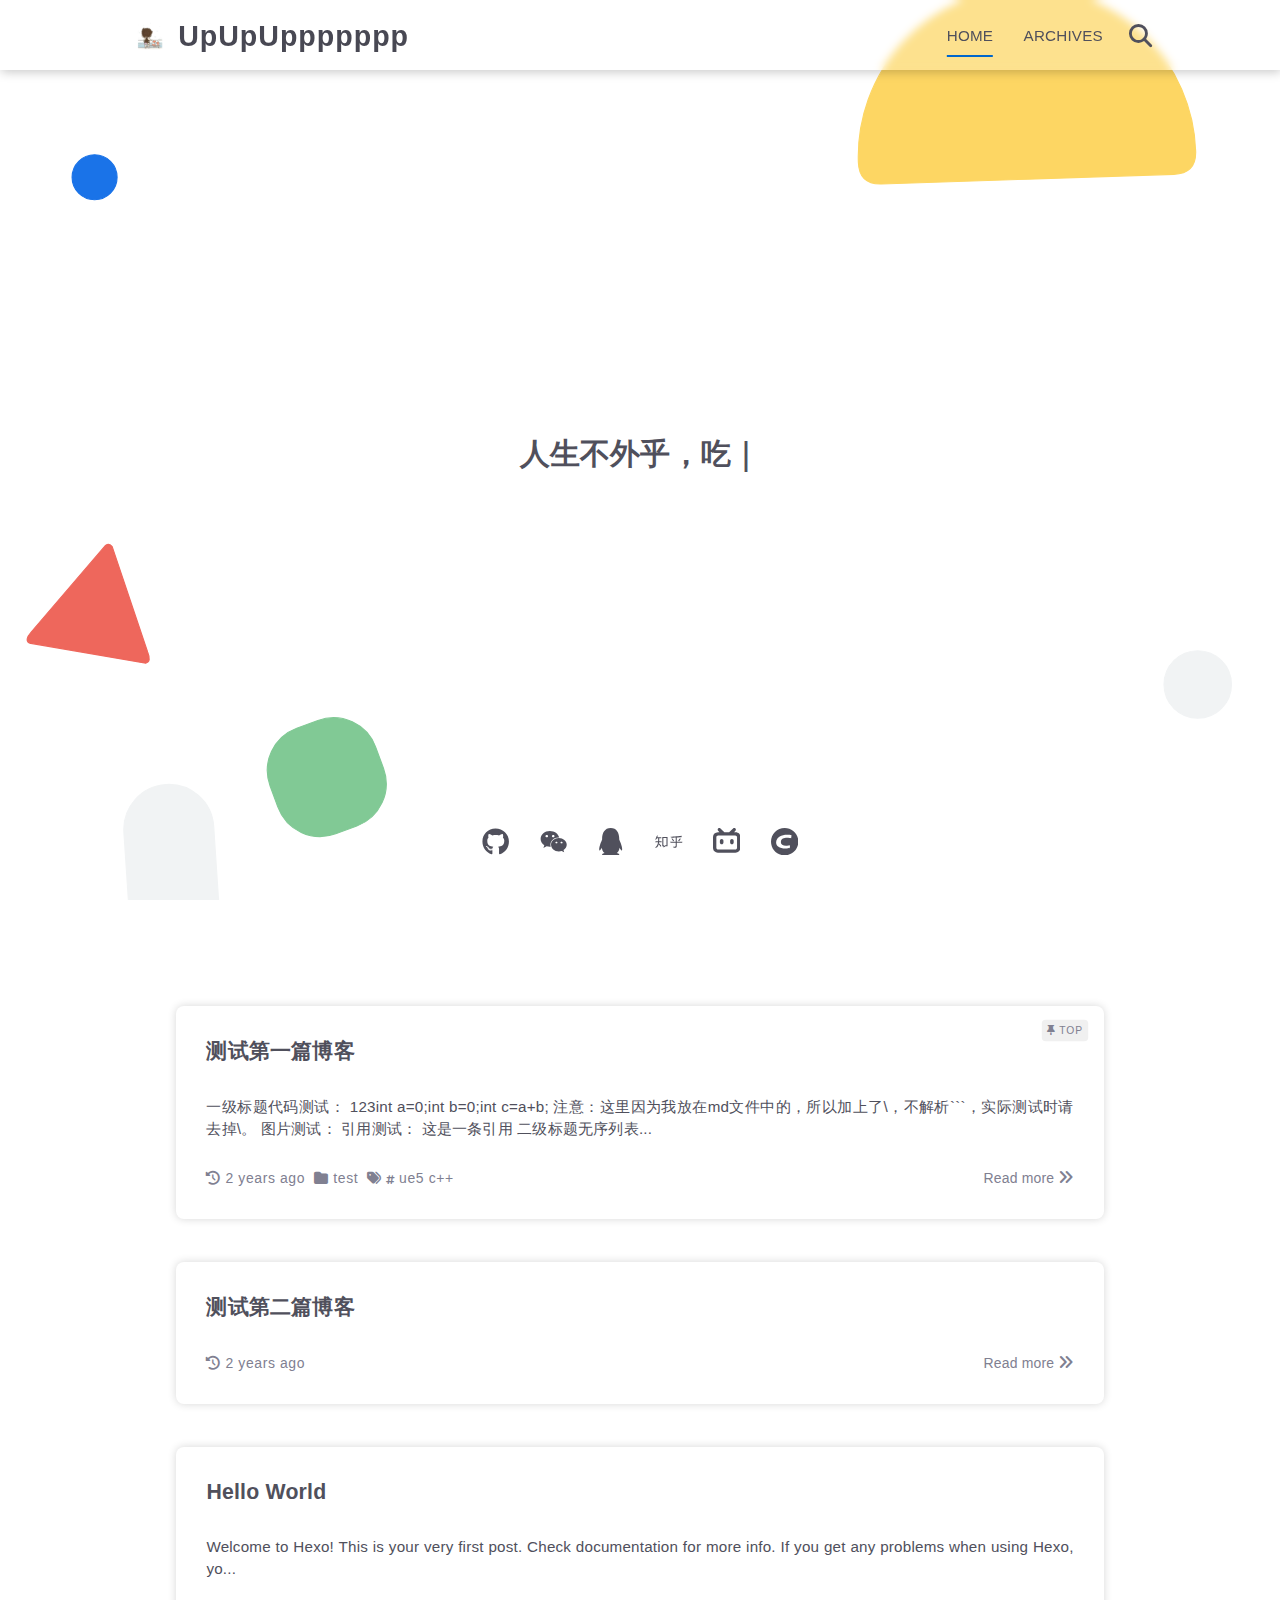
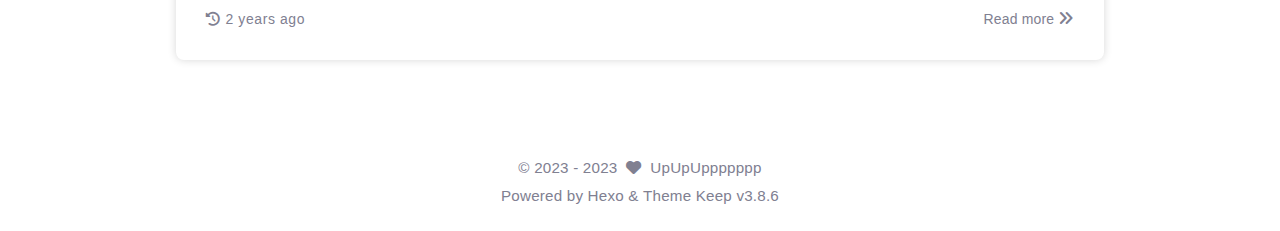
<file: index.html>
<!DOCTYPE html>
<html lang="en">
<head>
    <meta charset="utf-8">
    <meta name="viewport" content="width=device-width, initial-scale=1, maximum-scale=1">
    <meta name="keywords" content="Hexo Theme Keep">
    <meta name="description" content="Hexo Theme Keep">
    <meta name="author" content="UpUpUppppppp">
    
    <title>
        
        UpUpUppppppp
    </title>
    
<link rel="stylesheet" href="/css/style.css">

    
        <link rel="shortcut icon" href="/images/logo/logo.svg">
    
    
<link rel="stylesheet" href="/font/css/fontawesome.min.css">

    
<link rel="stylesheet" href="/font/css/regular.min.css">

    
<link rel="stylesheet" href="/font/css/solid.min.css">

    
<link rel="stylesheet" href="/font/css/brands.min.css">

    
    <script class="keep-theme-configurations">
    const KEEP = window.KEEP || {}
    KEEP.hexo_config = {"hostname":"mercyblog.cns","root":"/","language":"en","path":"search.json"}
    KEEP.theme_config = {"toc":{"enable":true,"number":false,"expand_all":false,"init_open":true,"layout":"right"},"style":{"primary_color":"#0066cc","logo":"/images/logo/logo.svg","favicon":"/images/logo/logo.svg","avatar":"/images/avatar.svg","first_screen":{"enable":true,"background_img":"/images/bg.svg","description":"人生不外乎，吃喝二字.","hitokoto":false},"scroll":{"progress_bar":false,"percent":false}},"local_search":{"enable":true,"preload":true},"code_block":{"tools":{"enable":true,"style":"default"},"highlight_theme":"obsidian"},"pjax":{"enable":false},"lazyload":{"enable":true},"comment":{"enable":true,"use":"waline","valine":{"appid":null,"appkey":null,"server_urls":null,"placeholder":null},"gitalk":{"github_id":null,"github_admins":null,"repository":null,"client_id":null,"client_secret":null,"proxy":null},"twikoo":{"env_id":null,"region":null,"version":"1.6.21"},"waline":{"server_url":"https://waline-remark-ou9xy78nf-mercysmiles-projects.vercel.app/","reaction":true,"version":2},"giscus":{"repo":null,"repo_id":null,"category":"Announcements","category_id":null,"reactions_enabled":false}},"post":{"author_label":{"enable":true,"auto":false,"custom_label_list":[""]},"word_count":{"wordcount":true,"min2read":true},"datetime_format":"YYYY-MM-DD HH:mm:ss","copyright_info":false,"share":false,"reward":{"enable":true,"img_link":"/images/erweima.png","text":null}},"website_count":{"busuanzi_count":{"enable":true,"site_uv":false,"site_pv":false,"page_pv":true}},"version":"3.8.6"}
    KEEP.language_ago = {"second":"%s seconds ago","minute":"%s minutes ago","hour":"%s hours ago","day":"%s days ago","week":"%s weeks ago","month":"%s months ago","year":"%s years ago"}
    KEEP.language_code_block = {"copy":"Copy code","copied":"Copied","fold":"Fold code block","folded":"Folded"}
    KEEP.language_copy_copyright = {"copy":"Copy copyright info","copied":"Copied","title":"Original article title","author":"Original article author","link":"Original article link"}
  </script>
<meta name="generator" content="Hexo 6.3.0"></head>


<body>
<div class="progress-bar-container">
    

    
</div>


<main class="page-container border-box">

    <!-- home first screen  -->
    
        
<div class="first-screen-container border-box flex-center fade-in-down-animation">
    <div class="first-screen-content border-box">
        <div class="top-placeholder border-box"></div>

        <div class="middle-placeholder border-box">
            
                <div class="description border-box">
                    
                        
                            
                                <div class="desc-item border-box"><span class="desc">人生不外乎，吃喝二字.</span><span class="cursor">｜</span></div>
                            
                        
                    
                </div>
            

            
        </div>

        <div class="bottom-placeholder border-box">
            
                <div class="sc-icon-list border-box">
                    <!-- fontawesome icons -->
                    
                        
                    
                        
                    
                        
                    
                        
                    
                        
                    
                        
                    
                        
                    
                        
                    
                        
                    

                    <!-- custom svg icons -->
                    
                        
                            
                            <div class="tooltip border-box sc-icon-item github "
                                 data-tooltip-content="GitHub"
                                 
                                 
                            >
                                <a target="_blank" href="https://github.com/MercySmile">
                                    <svg xmlns="http://www.w3.org/2000/svg" height="1em" viewBox="0 0 496 512"><!--! Font Awesome Free 6.4.2 by @fontawesome - https://fontawesome.com License - https://fontawesome.com/license (Commercial License) Copyright 2023 Fonticons, Inc. --><path d="M165.9 397.4c0 2-2.3 3.6-5.2 3.6-3.3.3-5.6-1.3-5.6-3.6 0-2 2.3-3.6 5.2-3.6 3-.3 5.6 1.3 5.6 3.6zm-31.1-4.5c-.7 2 1.3 4.3 4.3 4.9 2.6 1 5.6 0 6.2-2s-1.3-4.3-4.3-5.2c-2.6-.7-5.5.3-6.2 2.3zm44.2-1.7c-2.9.7-4.9 2.6-4.6 4.9.3 2 2.9 3.3 5.9 2.6 2.9-.7 4.9-2.6 4.6-4.6-.3-1.9-3-3.2-5.9-2.9zM244.8 8C106.1 8 0 113.3 0 252c0 110.9 69.8 205.8 169.5 239.2 12.8 2.3 17.3-5.6 17.3-12.1 0-6.2-.3-40.4-.3-61.4 0 0-70 15-84.7-29.8 0 0-11.4-29.1-27.8-36.6 0 0-22.9-15.7 1.6-15.4 0 0 24.9 2 38.6 25.8 21.9 38.6 58.6 27.5 72.9 20.9 2.3-16 8.8-27.1 16-33.7-55.9-6.2-112.3-14.3-112.3-110.5 0-27.5 7.6-41.3 23.6-58.9-2.6-6.5-11.1-33.3 2.6-67.9 20.9-6.5 69 27 69 27 20-5.6 41.5-8.5 62.8-8.5s42.8 2.9 62.8 8.5c0 0 48.1-33.6 69-27 13.7 34.7 5.2 61.4 2.6 67.9 16 17.7 25.8 31.5 25.8 58.9 0 96.5-58.9 104.2-114.8 110.5 9.2 7.9 17 22.9 17 46.4 0 33.7-.3 75.4-.3 83.6 0 6.5 4.6 14.4 17.3 12.1C428.2 457.8 496 362.9 496 252 496 113.3 383.5 8 244.8 8zM97.2 352.9c-1.3 1-1 3.3.7 5.2 1.6 1.6 3.9 2.3 5.2 1 1.3-1 1-3.3-.7-5.2-1.6-1.6-3.9-2.3-5.2-1zm-10.8-8.1c-.7 1.3.3 2.9 2.3 3.9 1.6 1 3.6.7 4.3-.7.7-1.3-.3-2.9-2.3-3.9-2-.6-3.6-.3-4.3.7zm32.4 35.6c-1.6 1.3-1 4.3 1.3 6.2 2.3 2.3 5.2 2.6 6.5 1 1.3-1.3.7-4.3-1.3-6.2-2.2-2.3-5.2-2.6-6.5-1zm-11.4-14.7c-1.6 1-1.6 3.6 0 5.9 1.6 2.3 4.3 3.3 5.6 2.3 1.6-1.3 1.6-3.9 0-6.2-1.4-2.3-4-3.3-5.6-2z"/></svg>
                                </a>
                            </div>
                        
                    
                        
                            
                            <div class="tooltip border-box sc-icon-item 微信 tooltip-img clear"
                                 data-tooltip-content="微信"
                                 data-tooltip-img-name=微信
                                 data-tooltip-img-url=/images/wechat.png
                            >
                                
                                    <svg xmlns="http://www.w3.org/2000/svg" height="1em" viewBox="0 0 576 512"><!--! Font Awesome Free 6.4.2 by @fontawesome - https://fontawesome.com License - https://fontawesome.com/license (Commercial License) Copyright 2023 Fonticons, Inc. --><path d="M385.2 167.6c6.4 0 12.6.3 18.8 1.1C387.4 90.3 303.3 32 207.7 32 100.5 32 13 104.8 13 197.4c0 53.4 29.3 97.5 77.9 131.6l-19.3 58.6 68-34.1c24.4 4.8 43.8 9.7 68.2 9.7 6.2 0 12.1-.3 18.3-.8-4-12.9-6.2-26.6-6.2-40.8-.1-84.9 72.9-154 165.3-154zm-104.5-52.9c14.5 0 24.2 9.7 24.2 24.4 0 14.5-9.7 24.2-24.2 24.2-14.8 0-29.3-9.7-29.3-24.2.1-14.7 14.6-24.4 29.3-24.4zm-136.4 48.6c-14.5 0-29.3-9.7-29.3-24.2 0-14.8 14.8-24.4 29.3-24.4 14.8 0 24.4 9.7 24.4 24.4 0 14.6-9.6 24.2-24.4 24.2zM563 319.4c0-77.9-77.9-141.3-165.4-141.3-92.7 0-165.4 63.4-165.4 141.3S305 460.7 397.6 460.7c19.3 0 38.9-5.1 58.6-9.9l53.4 29.3-14.8-48.6C534 402.1 563 363.2 563 319.4zm-219.1-24.5c-9.7 0-19.3-9.7-19.3-19.6 0-9.7 9.7-19.3 19.3-19.3 14.8 0 24.4 9.7 24.4 19.3 0 10-9.7 19.6-24.4 19.6zm107.1 0c-9.7 0-19.3-9.7-19.3-19.6 0-9.7 9.7-19.3 19.3-19.3 14.5 0 24.4 9.7 24.4 19.3.1 10-9.9 19.6-24.4 19.6z"/></svg>
                                
                            </div>
                        
                    
                        
                            
                            <div class="tooltip border-box sc-icon-item qq tooltip-img clear"
                                 data-tooltip-content="QQ"
                                 data-tooltip-img-name=qq
                                 data-tooltip-img-url=/images/QQ.png
                            >
                                
                                    <svg xmlns="http://www.w3.org/2000/svg" height="1em" viewBox="0 0 448 512"><!--! Font Awesome Free 6.4.2 by @fontawesome - https://fontawesome.com License - https://fontawesome.com/license (Commercial License) Copyright 2023 Fonticons, Inc. --><path d="M433.754 420.445c-11.526 1.393-44.86-52.741-44.86-52.741 0 31.345-16.136 72.247-51.051 101.786 16.842 5.192 54.843 19.167 45.803 34.421-7.316 12.343-125.51 7.881-159.632 4.037-34.122 3.844-152.316 8.306-159.632-4.037-9.045-15.25 28.918-29.214 45.783-34.415-34.92-29.539-51.059-70.445-51.059-101.792 0 0-33.334 54.134-44.859 52.741-5.37-.65-12.424-29.644 9.347-99.704 10.261-33.024 21.995-60.478 40.144-105.779C60.683 98.063 108.982.006 224 0c113.737.006 163.156 96.133 160.264 214.963 18.118 45.223 29.912 72.85 40.144 105.778 21.768 70.06 14.716 99.053 9.346 99.704z"/></svg>
                                
                            </div>
                        
                    
                        
                            
                            <div class="tooltip border-box sc-icon-item 知乎 "
                                 data-tooltip-content="知乎"
                                 
                                 
                            >
                                <a target="_blank" href="https://www.zhihu.com/people/mercy-51-61">
                                    <svg xmlns="http://www.w3.org/2000/svg" height="1em" viewBox="0 0 640 512"><!--! Font Awesome Free 6.4.2 by @fontawesome - https://fontawesome.com License - https://fontawesome.com/license (Commercial License) Copyright 2023 Fonticons, Inc. --><path d="M170.54 148.13v217.54l23.43.01 7.71 26.37 42.01-26.37h49.53V148.13H170.54zm97.75 193.93h-27.94l-27.9 17.51-5.08-17.47-11.9-.04V171.75h72.82v170.31zm-118.46-94.39H97.5c1.74-27.1 2.2-51.59 2.2-73.46h51.16s1.97-22.56-8.58-22.31h-88.5c3.49-13.12 7.87-26.66 13.12-40.67 0 0-24.07 0-32.27 21.57-3.39 8.9-13.21 43.14-30.7 78.12 5.89-.64 25.37-1.18 36.84-22.21 2.11-5.89 2.51-6.66 5.14-14.53h28.87c0 10.5-1.2 66.88-1.68 73.44H20.83c-11.74 0-15.56 23.62-15.56 23.62h65.58C66.45 321.1 42.83 363.12 0 396.34c20.49 5.85 40.91-.93 51-9.9 0 0 22.98-20.9 35.59-69.25l53.96 64.94s7.91-26.89-1.24-39.99c-7.58-8.92-28.06-33.06-36.79-41.81L87.9 311.95c4.36-13.98 6.99-27.55 7.87-40.67h61.65s-.09-23.62-7.59-23.62v.01zm412.02-1.6c20.83-25.64 44.98-58.57 44.98-58.57s-18.65-14.8-27.38-4.06c-6 8.15-36.83 48.2-36.83 48.2l19.23 14.43zm-150.09-59.09c-9.01-8.25-25.91 2.13-25.91 2.13s39.52 55.04 41.12 57.45l19.46-13.73s-25.67-37.61-34.66-45.86h-.01zM640 258.35c-19.78 0-130.91.93-131.06.93v-101c4.81 0 12.42-.4 22.85-1.2 40.88-2.41 70.13-4 87.77-4.81 0 0 12.22-27.19-.59-33.44-3.07-1.18-23.17 4.58-23.17 4.58s-165.22 16.49-232.36 18.05c1.6 8.82 7.62 17.08 15.78 19.55 13.31 3.48 22.69 1.7 49.15.89 24.83-1.6 43.68-2.43 56.51-2.43v99.81H351.41s2.82 22.31 25.51 22.85h107.94v70.92c0 13.97-11.19 21.99-24.48 21.12-14.08.11-26.08-1.15-41.69-1.81 1.99 3.97 6.33 14.39 19.31 21.84 9.88 4.81 16.17 6.57 26.02 6.57 29.56 0 45.67-17.28 44.89-45.31v-73.32h122.36c9.68 0 8.7-23.78 8.7-23.78l.03-.01z"/></svg>
                                </a>
                            </div>
                        
                    
                        
                            
                            <div class="tooltip border-box sc-icon-item bilibili "
                                 data-tooltip-content="bilibili"
                                 
                                 
                            >
                                <a target="_blank" href="https://space.bilibili.com/313806787?spm_id_from=333.1007.0.0">
                                    <svg xmlns="http://www.w3.org/2000/svg" height="1em" viewBox="0 0 512 512"><!--! Font Awesome Free 6.4.2 by @fontawesome - https://fontawesome.com License - https://fontawesome.com/license (Commercial License) Copyright 2023 Fonticons, Inc. --><path d="M488.6 104.1C505.3 122.2 513 143.8 511.9 169.8V372.2C511.5 398.6 502.7 420.3 485.4 437.3C468.2 454.3 446.3 463.2 419.9 464H92.02C65.57 463.2 43.81 454.2 26.74 436.8C9.682 419.4 .7667 396.5 0 368.2V169.8C.7667 143.8 9.682 122.2 26.74 104.1C43.81 87.75 65.57 78.77 92.02 78H121.4L96.05 52.19C90.3 46.46 87.42 39.19 87.42 30.4C87.42 21.6 90.3 14.34 96.05 8.603C101.8 2.868 109.1 0 117.9 0C126.7 0 134 2.868 139.8 8.603L213.1 78H301.1L375.6 8.603C381.7 2.868 389.2 0 398 0C406.8 0 414.1 2.868 419.9 8.603C425.6 14.34 428.5 21.6 428.5 30.4C428.5 39.19 425.6 46.46 419.9 52.19L394.6 78L423.9 78C450.3 78.77 471.9 87.75 488.6 104.1H488.6zM449.8 173.8C449.4 164.2 446.1 156.4 439.1 150.3C433.9 144.2 425.1 140.9 416.4 140.5H96.05C86.46 140.9 78.6 144.2 72.47 150.3C66.33 156.4 63.07 164.2 62.69 173.8V368.2C62.69 377.4 65.95 385.2 72.47 391.7C78.99 398.2 86.85 401.5 96.05 401.5H416.4C425.6 401.5 433.4 398.2 439.7 391.7C446 385.2 449.4 377.4 449.8 368.2L449.8 173.8zM185.5 216.5C191.8 222.8 195.2 230.6 195.6 239.7V273C195.2 282.2 191.9 289.9 185.8 296.2C179.6 302.5 171.8 305.7 162.2 305.7C152.6 305.7 144.7 302.5 138.6 296.2C132.5 289.9 129.2 282.2 128.8 273V239.7C129.2 230.6 132.6 222.8 138.9 216.5C145.2 210.2 152.1 206.9 162.2 206.5C171.4 206.9 179.2 210.2 185.5 216.5H185.5zM377 216.5C383.3 222.8 386.7 230.6 387.1 239.7V273C386.7 282.2 383.4 289.9 377.3 296.2C371.2 302.5 363.3 305.7 353.7 305.7C344.1 305.7 336.3 302.5 330.1 296.2C323.1 289.9 320.7 282.2 320.4 273V239.7C320.7 230.6 324.1 222.8 330.4 216.5C336.7 210.2 344.5 206.9 353.7 206.5C362.9 206.9 370.7 210.2 377 216.5H377z"/></svg>
                                </a>
                            </div>
                        
                    
                        
                            
                            <div class="tooltip border-box sc-icon-item csdn "
                                 data-tooltip-content="csdn"
                                 
                                 
                            >
                                <a target="_blank" href="https://blog.csdn.net/weixin_42439888?spm=1000.2115.3001.5343">
                                    <svg t="1698474723620" class="icon" viewBox="0 0 1024 1024" version="1.1" xmlns="http://www.w3.org/2000/svg" p-id="4840" width="200" height="200"><path d="M512 0c282.784 0 512 229.216 512 512s-229.216 512-512 512S0 794.784 0 512 229.216 0 512 0z m189.952 752l11.2-108.224c-31.904 9.536-100.928 16.128-147.712 16.128-134.464 0-205.728-47.296-195.328-146.304 11.584-110.688 113.152-145.696 232.64-145.696 54.784 0 122.432 8.8 151.296 18.336L768 272.704C724.544 262.24 678.272 256 599.584 256c-203.2 0-388.704 94.88-406.4 263.488C178.336 660.96 303.584 768 535.616 768c80.672 0 138.464-6.432 166.336-16z" fill="#CE000D" p-id="4841"></path></svg>
                                </a>
                            </div>
                        
                    
                </div>
            
        </div>
    </div>
</div>

    

    <!-- page content -->
    <div class="page-main-content border-box is-home">
        <div class="page-main-content-top">
            
<header class="header-wrapper transparent-1">

    <div class="border-box header-content has-first-screen">
        <div class="left border-box">
            
                <a class="logo-image border-box" href="/">
                    <img src="/images/logo/logo.svg">
                </a>
            
            <a class="site-name border-box" href="/">
               UpUpUppppppp
            </a>
        </div>

        <div class="right border-box">
            <div class="pc">
                <ul class="menu-list">
                    
                        <li class="menu-item">
                            <a class="active"
                               href="/"
                            >
                                HOME
                            </a>
                        </li>
                    
                        <li class="menu-item">
                            <a class=""
                               href="/archives"
                            >
                                ARCHIVES
                            </a>
                        </li>
                    
                    
                        <li class="menu-item search search-popup-trigger">
                            <i class="fas fa-search"></i>
                        </li>
                    
                </ul>
            </div>
            <div class="mobile">
                
                    <div class="icon-item search search-popup-trigger"><i class="fas fa-search"></i></div>
                
                <div class="icon-item menu-bar">
                    <div class="menu-bar-middle"></div>
                </div>
            </div>
        </div>
    </div>

    <div class="header-drawer">
        <ul class="drawer-menu-list">
            
                <li class="drawer-menu-item flex-center">
                    <a class="active"
                       href="/">HOME</a>
                </li>
            
                <li class="drawer-menu-item flex-center">
                    <a class=""
                       href="/archives">ARCHIVES</a>
                </li>
            
        </ul>
    </div>

    <div class="window-mask"></div>

</header>


        </div>

        <div class="page-main-content-middle border-box">

            <div class="main-content border-box">

                

                    <div class="home-content-container fade-in-down-animation">
    <ul class="home-article-list border-box">
        
            <li class="home-article-item">

                

                <div class="home-article-item-bottom border-box">
                    
                        <div class="post-sticky-box card">
                            <i class="fas fa-thumbtack"></i><span class="sticky-name">&nbsp;TOP</span>
                        </div>
                    
                    <h3 class="home-article-title border-box">
                        <a href="/2023/10/28/%E6%B5%8B%E8%AF%95%E7%AC%AC%E4%B8%80%E7%AF%87%E5%8D%9A%E5%AE%A2/">
                            测试第一篇博客
                        </a>
                    </h3>

                    <div class="home-article-content keep-markdown-body">
                        
                            一级标题代码测试：
123int a=0;int b=0;int c=a+b;

注意：这里因为我放在md文件中的，所以加上了\，不解析&#96;&#96;&#96;，实际测试时请去掉\。
图片测试：

引用测试：

这是一条引用

二级标题无序列表...
                        
                    </div>

                    

<div class="article-meta-info-container border-box home">
    <div class="article-meta-info border-box">
        
            <span class="meta-info-item border-box">
                <i class="icon fas fa-history"></i>&nbsp;<span class="home-article-history" data-updated="Sat Oct 28 2023 20:51:37 GMT+0800">2023-10-28 20:51:37</span>
            </span>
        


        

        
            <span class="meta-info-item article-category border-box"><i class="icon fas fa-folder"></i>&nbsp;
                <ul class="article-category-ul">
                    
                            <li class="category-item"><a href="/categories/test/">test</a></li>
                        
                    
                </ul>
            </span>
        

        
            <span class="article-tag meta-info-item border-box">
                <i class="icon fas fa-tags"></i>&nbsp;
                <ul class="article-tag-ul">
                    
                            <li class="tag-item"><span class="tag-separator"><i class="icon fas fa-hashtag"></i></span><a href="/tags/ue5-c/">ue5 c++</a></li>
                        
                    
                </ul>
            </span>
        

        
        
        
        
    </div>

    
        <a class="home-read-more" href="/2023/10/28/%E6%B5%8B%E8%AF%95%E7%AC%AC%E4%B8%80%E7%AF%87%E5%8D%9A%E5%AE%A2/">Read more&nbsp;<i class="icon fas fa-angles-right"></i></a>
    
</div>

                </div>
            </li>
        
            <li class="home-article-item">

                

                <div class="home-article-item-bottom border-box">
                    
                    <h3 class="home-article-title border-box">
                        <a href="/2023/10/28/%E6%B5%8B%E8%AF%95%E7%AC%AC%E4%BA%8C%E7%AF%87%E5%8D%9A%E5%AE%A2/">
                            测试第二篇博客
                        </a>
                    </h3>

                    <div class="home-article-content keep-markdown-body">
                        
                            
                        
                    </div>

                    

<div class="article-meta-info-container border-box home">
    <div class="article-meta-info border-box">
        
            <span class="meta-info-item border-box">
                <i class="icon fas fa-history"></i>&nbsp;<span class="home-article-history" data-updated="Sat Oct 28 2023 12:48:06 GMT+0800">2023-10-28 12:48:06</span>
            </span>
        


        

        

        

        
        
        
        
    </div>

    
        <a class="home-read-more" href="/2023/10/28/%E6%B5%8B%E8%AF%95%E7%AC%AC%E4%BA%8C%E7%AF%87%E5%8D%9A%E5%AE%A2/">Read more&nbsp;<i class="icon fas fa-angles-right"></i></a>
    
</div>

                </div>
            </li>
        
            <li class="home-article-item">

                

                <div class="home-article-item-bottom border-box">
                    
                    <h3 class="home-article-title border-box">
                        <a href="/2023/10/28/hello-world/">
                            Hello World
                        </a>
                    </h3>

                    <div class="home-article-content keep-markdown-body">
                        
                            Welcome to Hexo! This is your very first post. Check documentation for more info. If you get any problems when using Hexo, yo...
                        
                    </div>

                    

<div class="article-meta-info-container border-box home">
    <div class="article-meta-info border-box">
        
            <span class="meta-info-item border-box">
                <i class="icon fas fa-history"></i>&nbsp;<span class="home-article-history" data-updated="Sat Oct 28 2023 12:14:52 GMT+0800">2023-10-28 12:14:52</span>
            </span>
        


        

        

        

        
        
        
        
    </div>

    
        <a class="home-read-more" href="/2023/10/28/hello-world/">Read more&nbsp;<i class="icon fas fa-angles-right"></i></a>
    
</div>

                </div>
            </li>
        
    </ul>
    



</div>


                
            </div>

        </div>

        <div class="page-main-content-bottom border-box">
            
<footer class="footer border-box">
    <div class="border-box website-info-box default">
        
            <div class="copyright-info info-item default">
                &copy;&nbsp;<span>2023</span>&nbsp;-&nbsp;2023
                
                    &nbsp;<i class="fas fa-heart icon-animate"></i>&nbsp;&nbsp;<a href="/">UpUpUppppppp</a>
                
            </div>

            <div class="theme-info info-item default">
                Powered by&nbsp;<a target="_blank" href="https://hexo.io">Hexo</a>&nbsp;&&nbsp;Theme&nbsp;<a class="keep-version" target="_blank" href="https://github.com/XPoet/hexo-theme-keep">Keep</a>
            </div>

            

            
        

        <div class="count-item info-item default">
            

            

            
        </div>
    </div>
</footer>

        </div>
    </div>

    <!-- post tools -->
    

    <!-- side tools -->
    <div class="side-tools">
        <div class="side-tools-container border-box side-tools-show-handle">
    <ul class="side-tools-list side-tools-show-handle border-box">
        <li class="tools-item tool-font-adjust-plus flex-center">
            <i class="fas fa-search-plus"></i>
        </li>

        <li class="tools-item tool-font-adjust-minus flex-center">
            <i class="fas fa-search-minus"></i>
        </li>

        <li class="tools-item tool-dark-light-toggle flex-center">
            <i class="fas fa-moon"></i>
        </li>

        <!-- rss -->
        

        <li class="tools-item tool-scroll-to-bottom flex-center">
            <i class="fas fa-arrow-down"></i>
        </li>
    </ul>

    <ul class="exposed-tools-list border-box">
        

        

        <li class="tools-item tool-toggle-show flex-center">
            <i class="fas fa-cog fa-spin"></i>
        </li>

        <li class="tools-item tool-scroll-to-top flex-center show-arrow">
            <i class="arrow fas fa-arrow-up"></i>
            <span class="percent"></span>
        </li>
    </ul>
</div>

    </div>

    <!-- image mask -->
    <div class="zoom-in-image-mask">
    <img class="zoom-in-image">
</div>


    <!-- local search -->
    
        <div class="search-pop-overlay">
    <div class="popup search-popup">
        <div class="search-header">
          <span class="search-input-field-pre">
            <i class="fas fa-keyboard"></i>
          </span>
            <div class="search-input-container">
                <input autocomplete="off"
                       autocorrect="off"
                       autocapitalize="off"
                       placeholder="Search..."
                       spellcheck="false"
                       type="search"
                       class="search-input"
                >
            </div>
            <span class="close-popup-btn">
                <i class="fas fa-times"></i>
            </span>
        </div>
        <div id="search-result">
            <div id="no-result">
                <i class="fas fa-spinner fa-pulse fa-5x fa-fw"></i>
            </div>
        </div>
    </div>
</div>

    

    <!-- tablet toc -->
    
</main>




<!-- common -->

<script src="/js/utils.js"></script>

<script src="/js/header-shrink.js"></script>

<script src="/js/back2top.js"></script>

<script src="/js/dark-light-toggle.js"></script>

<script src="/js/main.js"></script>

<script src="/js/libs/anime.min.js"></script>


<!-- local-search -->

    
<script src="/js/local-search.js"></script>



<!-- code-block -->

    
<script src="/js/code-block.js"></script>



<!-- lazyload -->

    
<script src="/js/lazyload.js"></script>



<div class="">
    

    <!-- category-page -->
    

    <!-- links-page -->
    
</div>

<!-- mermaid -->


<!-- pjax -->



<script async>window.onload=function(){var a=document.createElement('script'),b=document.getElementsByTagName('script')[0];a.type='text/javascript',a.async=!0,a.src='/sw-register.js?v='+Date.now(),b.parentNode.insertBefore(a,b)};</script></body></html>
</file>
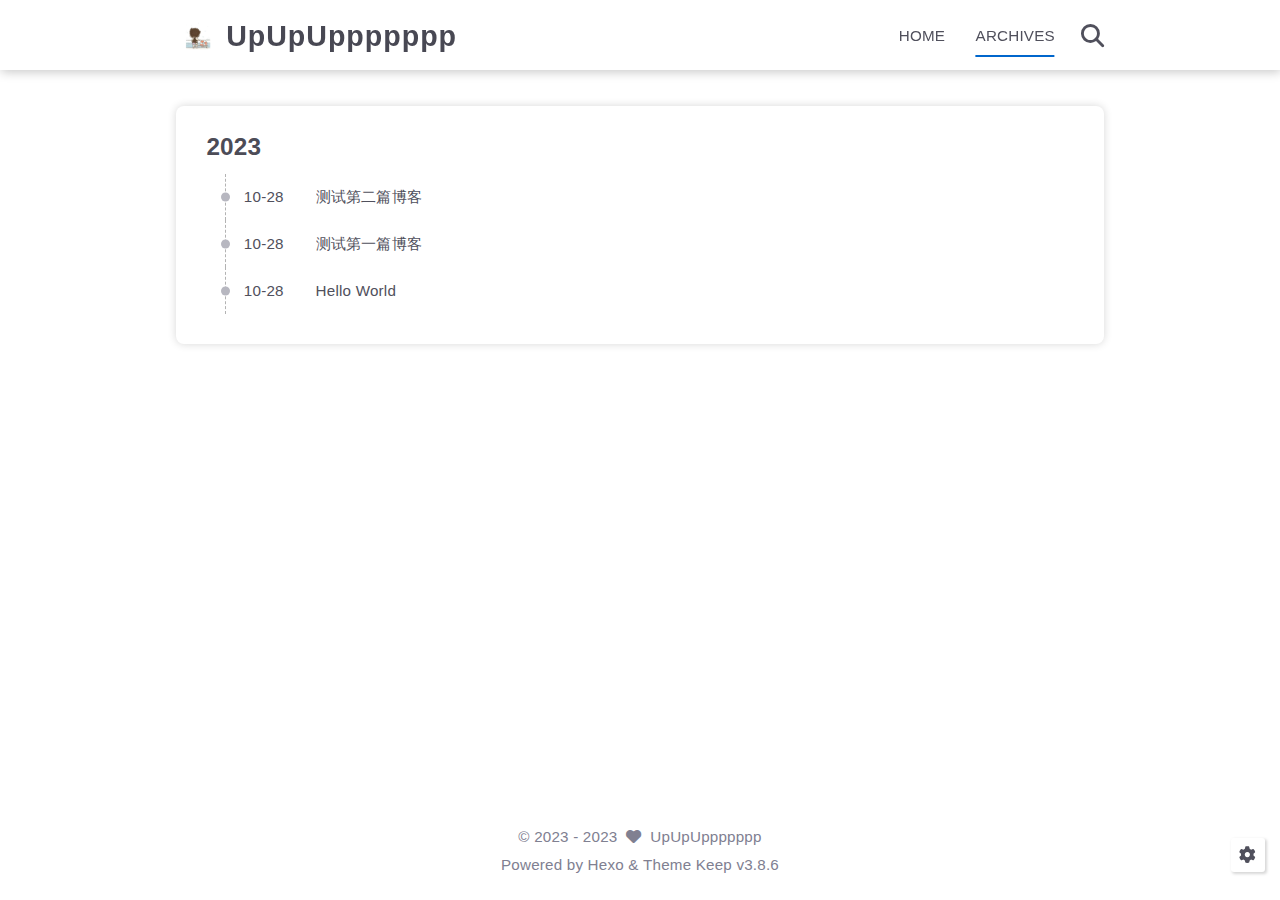
<file: archives/index.html>
<!DOCTYPE html>
<html lang="en">
<head>
    <meta charset="utf-8">
    <meta name="viewport" content="width=device-width, initial-scale=1, maximum-scale=1">
    <meta name="keywords" content="Hexo Theme Keep">
    <meta name="description" content="Hexo Theme Keep">
    <meta name="author" content="UpUpUppppppp">
    
    <title>
        
            Archive |
        
        UpUpUppppppp
    </title>
    
<link rel="stylesheet" href="/css/style.css">

    
        <link rel="shortcut icon" href="/images/logo/logo.svg">
    
    
<link rel="stylesheet" href="/font/css/fontawesome.min.css">

    
<link rel="stylesheet" href="/font/css/regular.min.css">

    
<link rel="stylesheet" href="/font/css/solid.min.css">

    
<link rel="stylesheet" href="/font/css/brands.min.css">

    
    <script class="keep-theme-configurations">
    const KEEP = window.KEEP || {}
    KEEP.hexo_config = {"hostname":"mercyblog.cns","root":"/","language":"en","path":"search.json"}
    KEEP.theme_config = {"toc":{"enable":true,"number":false,"expand_all":false,"init_open":true,"layout":"right"},"style":{"primary_color":"#0066cc","logo":"/images/logo/logo.svg","favicon":"/images/logo/logo.svg","avatar":"/images/avatar.svg","first_screen":{"enable":true,"background_img":"/images/bg.svg","description":"人生不外乎，吃喝二字.","hitokoto":false},"scroll":{"progress_bar":false,"percent":false}},"local_search":{"enable":true,"preload":true},"code_block":{"tools":{"enable":true,"style":"default"},"highlight_theme":"obsidian"},"pjax":{"enable":false},"lazyload":{"enable":true},"comment":{"enable":true,"use":"waline","valine":{"appid":null,"appkey":null,"server_urls":null,"placeholder":null},"gitalk":{"github_id":null,"github_admins":null,"repository":null,"client_id":null,"client_secret":null,"proxy":null},"twikoo":{"env_id":null,"region":null,"version":"1.6.21"},"waline":{"server_url":"https://waline-remark-ou9xy78nf-mercysmiles-projects.vercel.app/","reaction":true,"version":2},"giscus":{"repo":null,"repo_id":null,"category":"Announcements","category_id":null,"reactions_enabled":false}},"post":{"author_label":{"enable":true,"auto":false,"custom_label_list":[""]},"word_count":{"wordcount":true,"min2read":true},"datetime_format":"YYYY-MM-DD HH:mm:ss","copyright_info":false,"share":false,"reward":{"enable":true,"img_link":"/images/erweima.png","text":null}},"website_count":{"busuanzi_count":{"enable":true,"site_uv":false,"site_pv":false,"page_pv":true}},"version":"3.8.6"}
    KEEP.language_ago = {"second":"%s seconds ago","minute":"%s minutes ago","hour":"%s hours ago","day":"%s days ago","week":"%s weeks ago","month":"%s months ago","year":"%s years ago"}
    KEEP.language_code_block = {"copy":"Copy code","copied":"Copied","fold":"Fold code block","folded":"Folded"}
    KEEP.language_copy_copyright = {"copy":"Copy copyright info","copied":"Copied","title":"Original article title","author":"Original article author","link":"Original article link"}
  </script>
<meta name="generator" content="Hexo 6.3.0"></head>


<body>
<div class="progress-bar-container">
    

    
</div>


<main class="page-container border-box">

    <!-- home first screen  -->
    

    <!-- page content -->
    <div class="page-main-content border-box">
        <div class="page-main-content-top">
            
<header class="header-wrapper">

    <div class="border-box header-content">
        <div class="left border-box">
            
                <a class="logo-image border-box" href="/">
                    <img src="/images/logo/logo.svg">
                </a>
            
            <a class="site-name border-box" href="/">
               UpUpUppppppp
            </a>
        </div>

        <div class="right border-box">
            <div class="pc">
                <ul class="menu-list">
                    
                        <li class="menu-item">
                            <a class=""
                               href="/"
                            >
                                HOME
                            </a>
                        </li>
                    
                        <li class="menu-item">
                            <a class="active"
                               href="/archives"
                            >
                                ARCHIVES
                            </a>
                        </li>
                    
                    
                        <li class="menu-item search search-popup-trigger">
                            <i class="fas fa-search"></i>
                        </li>
                    
                </ul>
            </div>
            <div class="mobile">
                
                    <div class="icon-item search search-popup-trigger"><i class="fas fa-search"></i></div>
                
                <div class="icon-item menu-bar">
                    <div class="menu-bar-middle"></div>
                </div>
            </div>
        </div>
    </div>

    <div class="header-drawer">
        <ul class="drawer-menu-list">
            
                <li class="drawer-menu-item flex-center">
                    <a class=""
                       href="/">HOME</a>
                </li>
            
                <li class="drawer-menu-item flex-center">
                    <a class="active"
                       href="/archives">ARCHIVES</a>
                </li>
            
        </ul>
    </div>

    <div class="window-mask"></div>

</header>


        </div>

        <div class="page-main-content-middle border-box">

            <div class="main-content border-box">

                

                    <div class="fade-in-down-animation">
    <div class="archives-container">
        <div class="archives-timeline border-box">
            
<div class="archive-list-container border-box">
    
        <section class="archive-item border-box">
            <div class="archive-item-header border-box">
                <span class="archive-year">2023</span>
            </div>
            <ul class="article-list border-box">
                
                    <li class="article-item border-box">
                        <span class="article-date border-box">10-28</span>
                        <a class="article-title border-box text-ellipsis"
                           href="/2023/10/28/%E6%B5%8B%E8%AF%95%E7%AC%AC%E4%BA%8C%E7%AF%87%E5%8D%9A%E5%AE%A2/"
                        >测试第二篇博客</a>
                    </li>
                
                    <li class="article-item border-box">
                        <span class="article-date border-box">10-28</span>
                        <a class="article-title border-box text-ellipsis"
                           href="/2023/10/28/%E6%B5%8B%E8%AF%95%E7%AC%AC%E4%B8%80%E7%AF%87%E5%8D%9A%E5%AE%A2/"
                        >测试第一篇博客</a>
                    </li>
                
                    <li class="article-item border-box">
                        <span class="article-date border-box">10-28</span>
                        <a class="article-title border-box text-ellipsis"
                           href="/2023/10/28/hello-world/"
                        >Hello World</a>
                    </li>
                
            </ul>
        </section>
    
</div>

        </div>
    </div>
    



</div>


                
            </div>

        </div>

        <div class="page-main-content-bottom border-box">
            
<footer class="footer border-box">
    <div class="border-box website-info-box default">
        
            <div class="copyright-info info-item default">
                &copy;&nbsp;<span>2023</span>&nbsp;-&nbsp;2023
                
                    &nbsp;<i class="fas fa-heart icon-animate"></i>&nbsp;&nbsp;<a href="/">UpUpUppppppp</a>
                
            </div>

            <div class="theme-info info-item default">
                Powered by&nbsp;<a target="_blank" href="https://hexo.io">Hexo</a>&nbsp;&&nbsp;Theme&nbsp;<a class="keep-version" target="_blank" href="https://github.com/XPoet/hexo-theme-keep">Keep</a>
            </div>

            

            
        

        <div class="count-item info-item default">
            

            

            
        </div>
    </div>
</footer>

        </div>
    </div>

    <!-- post tools -->
    

    <!-- side tools -->
    <div class="side-tools">
        <div class="side-tools-container border-box ">
    <ul class="side-tools-list side-tools-show-handle border-box">
        <li class="tools-item tool-font-adjust-plus flex-center">
            <i class="fas fa-search-plus"></i>
        </li>

        <li class="tools-item tool-font-adjust-minus flex-center">
            <i class="fas fa-search-minus"></i>
        </li>

        <li class="tools-item tool-dark-light-toggle flex-center">
            <i class="fas fa-moon"></i>
        </li>

        <!-- rss -->
        

        <li class="tools-item tool-scroll-to-bottom flex-center">
            <i class="fas fa-arrow-down"></i>
        </li>
    </ul>

    <ul class="exposed-tools-list border-box">
        

        

        <li class="tools-item tool-toggle-show flex-center">
            <i class="fas fa-cog fa-spin"></i>
        </li>

        <li class="tools-item tool-scroll-to-top flex-center show-arrow">
            <i class="arrow fas fa-arrow-up"></i>
            <span class="percent"></span>
        </li>
    </ul>
</div>

    </div>

    <!-- image mask -->
    <div class="zoom-in-image-mask">
    <img class="zoom-in-image">
</div>


    <!-- local search -->
    
        <div class="search-pop-overlay">
    <div class="popup search-popup">
        <div class="search-header">
          <span class="search-input-field-pre">
            <i class="fas fa-keyboard"></i>
          </span>
            <div class="search-input-container">
                <input autocomplete="off"
                       autocorrect="off"
                       autocapitalize="off"
                       placeholder="Search..."
                       spellcheck="false"
                       type="search"
                       class="search-input"
                >
            </div>
            <span class="close-popup-btn">
                <i class="fas fa-times"></i>
            </span>
        </div>
        <div id="search-result">
            <div id="no-result">
                <i class="fas fa-spinner fa-pulse fa-5x fa-fw"></i>
            </div>
        </div>
    </div>
</div>

    

    <!-- tablet toc -->
    
</main>



<!-- common -->

<script src="/js/utils.js"></script>

<script src="/js/header-shrink.js"></script>

<script src="/js/back2top.js"></script>

<script src="/js/dark-light-toggle.js"></script>

<script src="/js/main.js"></script>

<script src="/js/libs/anime.min.js"></script>


<!-- local-search -->

    
<script src="/js/local-search.js"></script>



<!-- code-block -->

    
<script src="/js/code-block.js"></script>



<!-- lazyload -->

    
<script src="/js/lazyload.js"></script>



<div class="">
    

    <!-- category-page -->
    

    <!-- links-page -->
    
</div>

<!-- mermaid -->


<!-- pjax -->



<script async>window.onload=function(){var a=document.createElement('script'),b=document.getElementsByTagName('script')[0];a.type='text/javascript',a.async=!0,a.src='/sw-register.js?v='+Date.now(),b.parentNode.insertBefore(a,b)};</script></body></html>
</file>
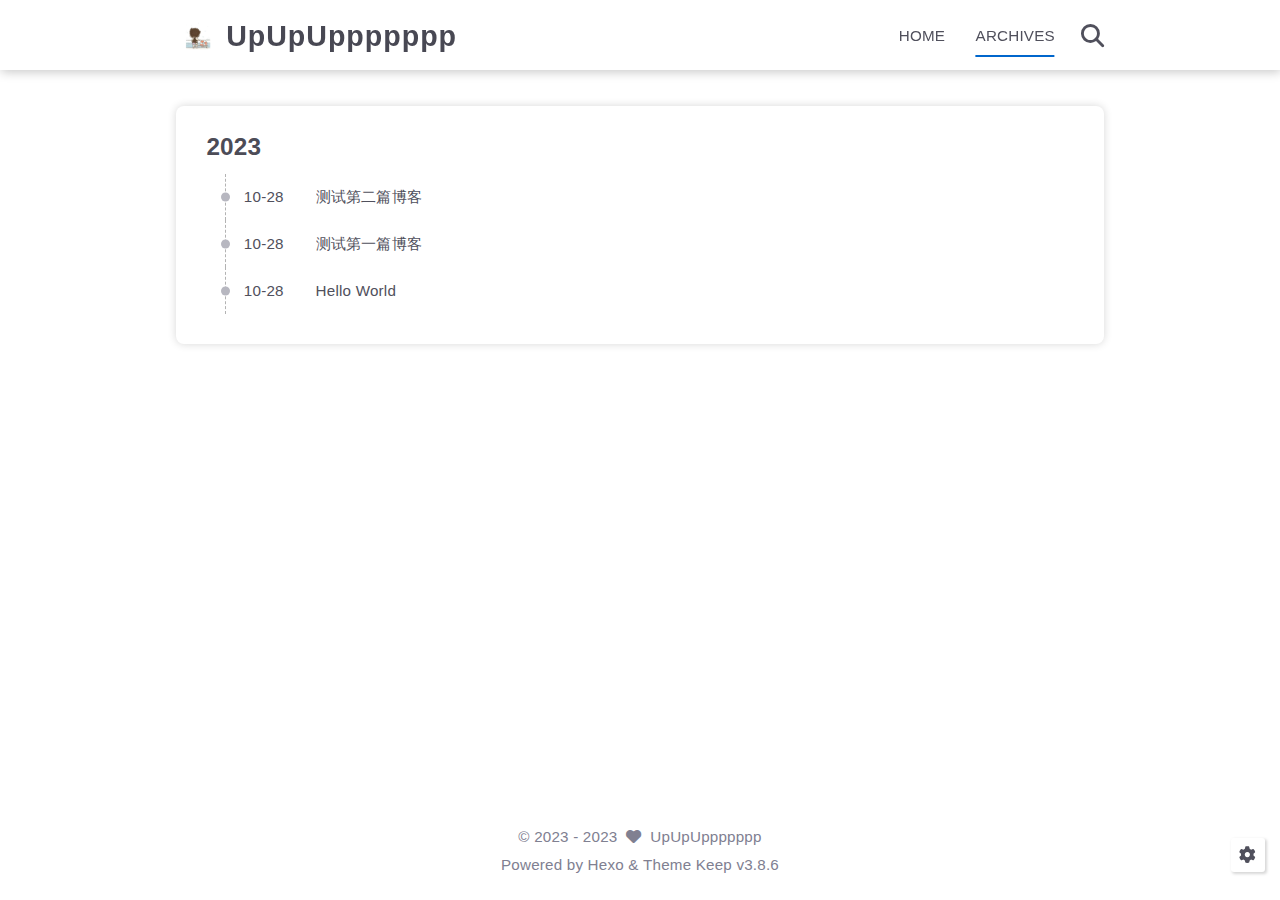
<file: archives/2023/index.html>
<!DOCTYPE html>
<html lang="en">
<head>
    <meta charset="utf-8">
    <meta name="viewport" content="width=device-width, initial-scale=1, maximum-scale=1">
    <meta name="keywords" content="Hexo Theme Keep">
    <meta name="description" content="Hexo Theme Keep">
    <meta name="author" content="UpUpUppppppp">
    
    <title>
        
            Archive: 2023 |
        
        UpUpUppppppp
    </title>
    
<link rel="stylesheet" href="/css/style.css">

    
        <link rel="shortcut icon" href="/images/logo/logo.svg">
    
    
<link rel="stylesheet" href="/font/css/fontawesome.min.css">

    
<link rel="stylesheet" href="/font/css/regular.min.css">

    
<link rel="stylesheet" href="/font/css/solid.min.css">

    
<link rel="stylesheet" href="/font/css/brands.min.css">

    
    <script class="keep-theme-configurations">
    const KEEP = window.KEEP || {}
    KEEP.hexo_config = {"hostname":"mercyblog.cns","root":"/","language":"en","path":"search.json"}
    KEEP.theme_config = {"toc":{"enable":true,"number":false,"expand_all":false,"init_open":true,"layout":"right"},"style":{"primary_color":"#0066cc","logo":"/images/logo/logo.svg","favicon":"/images/logo/logo.svg","avatar":"/images/avatar.svg","first_screen":{"enable":true,"background_img":"/images/bg.svg","description":"人生不外乎，吃喝二字.","hitokoto":false},"scroll":{"progress_bar":false,"percent":false}},"local_search":{"enable":true,"preload":true},"code_block":{"tools":{"enable":true,"style":"default"},"highlight_theme":"obsidian"},"pjax":{"enable":false},"lazyload":{"enable":true},"comment":{"enable":true,"use":"waline","valine":{"appid":null,"appkey":null,"server_urls":null,"placeholder":null},"gitalk":{"github_id":null,"github_admins":null,"repository":null,"client_id":null,"client_secret":null,"proxy":null},"twikoo":{"env_id":null,"region":null,"version":"1.6.21"},"waline":{"server_url":"https://waline-remark-ou9xy78nf-mercysmiles-projects.vercel.app/","reaction":true,"version":2},"giscus":{"repo":null,"repo_id":null,"category":"Announcements","category_id":null,"reactions_enabled":false}},"post":{"author_label":{"enable":true,"auto":false,"custom_label_list":[""]},"word_count":{"wordcount":true,"min2read":true},"datetime_format":"YYYY-MM-DD HH:mm:ss","copyright_info":false,"share":false,"reward":{"enable":true,"img_link":"/images/erweima.png","text":null}},"website_count":{"busuanzi_count":{"enable":true,"site_uv":false,"site_pv":false,"page_pv":true}},"version":"3.8.6"}
    KEEP.language_ago = {"second":"%s seconds ago","minute":"%s minutes ago","hour":"%s hours ago","day":"%s days ago","week":"%s weeks ago","month":"%s months ago","year":"%s years ago"}
    KEEP.language_code_block = {"copy":"Copy code","copied":"Copied","fold":"Fold code block","folded":"Folded"}
    KEEP.language_copy_copyright = {"copy":"Copy copyright info","copied":"Copied","title":"Original article title","author":"Original article author","link":"Original article link"}
  </script>
<meta name="generator" content="Hexo 6.3.0"></head>


<body>
<div class="progress-bar-container">
    

    
</div>


<main class="page-container border-box">

    <!-- home first screen  -->
    

    <!-- page content -->
    <div class="page-main-content border-box">
        <div class="page-main-content-top">
            
<header class="header-wrapper">

    <div class="border-box header-content">
        <div class="left border-box">
            
                <a class="logo-image border-box" href="/">
                    <img src="/images/logo/logo.svg">
                </a>
            
            <a class="site-name border-box" href="/">
               UpUpUppppppp
            </a>
        </div>

        <div class="right border-box">
            <div class="pc">
                <ul class="menu-list">
                    
                        <li class="menu-item">
                            <a class=""
                               href="/"
                            >
                                HOME
                            </a>
                        </li>
                    
                        <li class="menu-item">
                            <a class="active"
                               href="/archives"
                            >
                                ARCHIVES
                            </a>
                        </li>
                    
                    
                        <li class="menu-item search search-popup-trigger">
                            <i class="fas fa-search"></i>
                        </li>
                    
                </ul>
            </div>
            <div class="mobile">
                
                    <div class="icon-item search search-popup-trigger"><i class="fas fa-search"></i></div>
                
                <div class="icon-item menu-bar">
                    <div class="menu-bar-middle"></div>
                </div>
            </div>
        </div>
    </div>

    <div class="header-drawer">
        <ul class="drawer-menu-list">
            
                <li class="drawer-menu-item flex-center">
                    <a class=""
                       href="/">HOME</a>
                </li>
            
                <li class="drawer-menu-item flex-center">
                    <a class="active"
                       href="/archives">ARCHIVES</a>
                </li>
            
        </ul>
    </div>

    <div class="window-mask"></div>

</header>


        </div>

        <div class="page-main-content-middle border-box">

            <div class="main-content border-box">

                

                    <div class="fade-in-down-animation">
    <div class="archives-container">
        <div class="archives-timeline border-box">
            
<div class="archive-list-container border-box">
    
        <section class="archive-item border-box">
            <div class="archive-item-header border-box">
                <span class="archive-year">2023</span>
            </div>
            <ul class="article-list border-box">
                
                    <li class="article-item border-box">
                        <span class="article-date border-box">10-28</span>
                        <a class="article-title border-box text-ellipsis"
                           href="/2023/10/28/%E6%B5%8B%E8%AF%95%E7%AC%AC%E4%BA%8C%E7%AF%87%E5%8D%9A%E5%AE%A2/"
                        >测试第二篇博客</a>
                    </li>
                
                    <li class="article-item border-box">
                        <span class="article-date border-box">10-28</span>
                        <a class="article-title border-box text-ellipsis"
                           href="/2023/10/28/%E6%B5%8B%E8%AF%95%E7%AC%AC%E4%B8%80%E7%AF%87%E5%8D%9A%E5%AE%A2/"
                        >测试第一篇博客</a>
                    </li>
                
                    <li class="article-item border-box">
                        <span class="article-date border-box">10-28</span>
                        <a class="article-title border-box text-ellipsis"
                           href="/2023/10/28/hello-world/"
                        >Hello World</a>
                    </li>
                
            </ul>
        </section>
    
</div>

        </div>
    </div>
    



</div>


                
            </div>

        </div>

        <div class="page-main-content-bottom border-box">
            
<footer class="footer border-box">
    <div class="border-box website-info-box default">
        
            <div class="copyright-info info-item default">
                &copy;&nbsp;<span>2023</span>&nbsp;-&nbsp;2023
                
                    &nbsp;<i class="fas fa-heart icon-animate"></i>&nbsp;&nbsp;<a href="/">UpUpUppppppp</a>
                
            </div>

            <div class="theme-info info-item default">
                Powered by&nbsp;<a target="_blank" href="https://hexo.io">Hexo</a>&nbsp;&&nbsp;Theme&nbsp;<a class="keep-version" target="_blank" href="https://github.com/XPoet/hexo-theme-keep">Keep</a>
            </div>

            

            
        

        <div class="count-item info-item default">
            

            

            
        </div>
    </div>
</footer>

        </div>
    </div>

    <!-- post tools -->
    

    <!-- side tools -->
    <div class="side-tools">
        <div class="side-tools-container border-box ">
    <ul class="side-tools-list side-tools-show-handle border-box">
        <li class="tools-item tool-font-adjust-plus flex-center">
            <i class="fas fa-search-plus"></i>
        </li>

        <li class="tools-item tool-font-adjust-minus flex-center">
            <i class="fas fa-search-minus"></i>
        </li>

        <li class="tools-item tool-dark-light-toggle flex-center">
            <i class="fas fa-moon"></i>
        </li>

        <!-- rss -->
        

        <li class="tools-item tool-scroll-to-bottom flex-center">
            <i class="fas fa-arrow-down"></i>
        </li>
    </ul>

    <ul class="exposed-tools-list border-box">
        

        

        <li class="tools-item tool-toggle-show flex-center">
            <i class="fas fa-cog fa-spin"></i>
        </li>

        <li class="tools-item tool-scroll-to-top flex-center show-arrow">
            <i class="arrow fas fa-arrow-up"></i>
            <span class="percent"></span>
        </li>
    </ul>
</div>

    </div>

    <!-- image mask -->
    <div class="zoom-in-image-mask">
    <img class="zoom-in-image">
</div>


    <!-- local search -->
    
        <div class="search-pop-overlay">
    <div class="popup search-popup">
        <div class="search-header">
          <span class="search-input-field-pre">
            <i class="fas fa-keyboard"></i>
          </span>
            <div class="search-input-container">
                <input autocomplete="off"
                       autocorrect="off"
                       autocapitalize="off"
                       placeholder="Search..."
                       spellcheck="false"
                       type="search"
                       class="search-input"
                >
            </div>
            <span class="close-popup-btn">
                <i class="fas fa-times"></i>
            </span>
        </div>
        <div id="search-result">
            <div id="no-result">
                <i class="fas fa-spinner fa-pulse fa-5x fa-fw"></i>
            </div>
        </div>
    </div>
</div>

    

    <!-- tablet toc -->
    
</main>



<!-- common -->

<script src="/js/utils.js"></script>

<script src="/js/header-shrink.js"></script>

<script src="/js/back2top.js"></script>

<script src="/js/dark-light-toggle.js"></script>

<script src="/js/main.js"></script>

<script src="/js/libs/anime.min.js"></script>


<!-- local-search -->

    
<script src="/js/local-search.js"></script>



<!-- code-block -->

    
<script src="/js/code-block.js"></script>



<!-- lazyload -->

    
<script src="/js/lazyload.js"></script>



<div class="">
    

    <!-- category-page -->
    

    <!-- links-page -->
    
</div>

<!-- mermaid -->


<!-- pjax -->



<script async>window.onload=function(){var a=document.createElement('script'),b=document.getElementsByTagName('script')[0];a.type='text/javascript',a.async=!0,a.src='/sw-register.js?v='+Date.now(),b.parentNode.insertBefore(a,b)};</script></body></html>
</file>
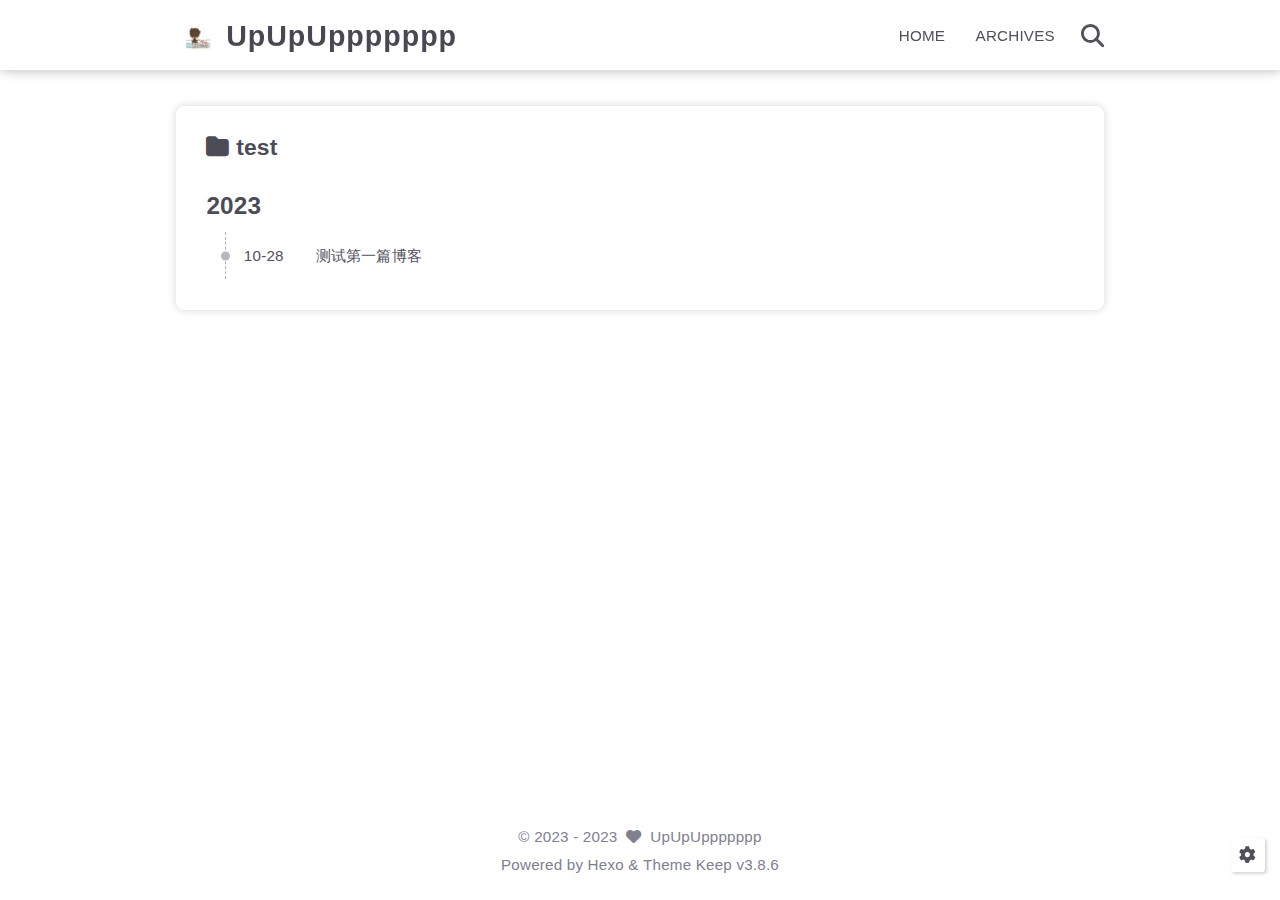
<file: categories/test/index.html>
<!DOCTYPE html>
<html lang="en">
<head>
    <meta charset="utf-8">
    <meta name="viewport" content="width=device-width, initial-scale=1, maximum-scale=1">
    <meta name="keywords" content="Hexo Theme Keep">
    <meta name="description" content="Hexo Theme Keep">
    <meta name="author" content="UpUpUppppppp">
    
    <title>
        
            Category: test |
        
        UpUpUppppppp
    </title>
    
<link rel="stylesheet" href="/css/style.css">

    
        <link rel="shortcut icon" href="/images/logo/logo.svg">
    
    
<link rel="stylesheet" href="/font/css/fontawesome.min.css">

    
<link rel="stylesheet" href="/font/css/regular.min.css">

    
<link rel="stylesheet" href="/font/css/solid.min.css">

    
<link rel="stylesheet" href="/font/css/brands.min.css">

    
    <script class="keep-theme-configurations">
    const KEEP = window.KEEP || {}
    KEEP.hexo_config = {"hostname":"mercyblog.cns","root":"/","language":"en","path":"search.json"}
    KEEP.theme_config = {"toc":{"enable":true,"number":false,"expand_all":false,"init_open":true,"layout":"right"},"style":{"primary_color":"#0066cc","logo":"/images/logo/logo.svg","favicon":"/images/logo/logo.svg","avatar":"/images/avatar.svg","first_screen":{"enable":true,"background_img":"/images/bg.svg","description":"人生不外乎，吃喝二字.","hitokoto":false},"scroll":{"progress_bar":false,"percent":false}},"local_search":{"enable":true,"preload":true},"code_block":{"tools":{"enable":true,"style":"default"},"highlight_theme":"obsidian"},"pjax":{"enable":false},"lazyload":{"enable":true},"comment":{"enable":true,"use":"waline","valine":{"appid":null,"appkey":null,"server_urls":null,"placeholder":null},"gitalk":{"github_id":null,"github_admins":null,"repository":null,"client_id":null,"client_secret":null,"proxy":null},"twikoo":{"env_id":null,"region":null,"version":"1.6.21"},"waline":{"server_url":"https://waline-remark-ou9xy78nf-mercysmiles-projects.vercel.app/","reaction":true,"version":2},"giscus":{"repo":null,"repo_id":null,"category":"Announcements","category_id":null,"reactions_enabled":false}},"post":{"author_label":{"enable":true,"auto":false,"custom_label_list":[""]},"word_count":{"wordcount":true,"min2read":true},"datetime_format":"YYYY-MM-DD HH:mm:ss","copyright_info":false,"share":false,"reward":{"enable":true,"img_link":"/images/erweima.png","text":null}},"website_count":{"busuanzi_count":{"enable":true,"site_uv":false,"site_pv":false,"page_pv":true}},"version":"3.8.6"}
    KEEP.language_ago = {"second":"%s seconds ago","minute":"%s minutes ago","hour":"%s hours ago","day":"%s days ago","week":"%s weeks ago","month":"%s months ago","year":"%s years ago"}
    KEEP.language_code_block = {"copy":"Copy code","copied":"Copied","fold":"Fold code block","folded":"Folded"}
    KEEP.language_copy_copyright = {"copy":"Copy copyright info","copied":"Copied","title":"Original article title","author":"Original article author","link":"Original article link"}
  </script>
<meta name="generator" content="Hexo 6.3.0"></head>


<body>
<div class="progress-bar-container">
    

    
</div>


<main class="page-container border-box">

    <!-- home first screen  -->
    

    <!-- page content -->
    <div class="page-main-content border-box">
        <div class="page-main-content-top">
            
<header class="header-wrapper">

    <div class="border-box header-content">
        <div class="left border-box">
            
                <a class="logo-image border-box" href="/">
                    <img src="/images/logo/logo.svg">
                </a>
            
            <a class="site-name border-box" href="/">
               UpUpUppppppp
            </a>
        </div>

        <div class="right border-box">
            <div class="pc">
                <ul class="menu-list">
                    
                        <li class="menu-item">
                            <a class=""
                               href="/"
                            >
                                HOME
                            </a>
                        </li>
                    
                        <li class="menu-item">
                            <a class=""
                               href="/archives"
                            >
                                ARCHIVES
                            </a>
                        </li>
                    
                    
                        <li class="menu-item search search-popup-trigger">
                            <i class="fas fa-search"></i>
                        </li>
                    
                </ul>
            </div>
            <div class="mobile">
                
                    <div class="icon-item search search-popup-trigger"><i class="fas fa-search"></i></div>
                
                <div class="icon-item menu-bar">
                    <div class="menu-bar-middle"></div>
                </div>
            </div>
        </div>
    </div>

    <div class="header-drawer">
        <ul class="drawer-menu-list">
            
                <li class="drawer-menu-item flex-center">
                    <a class=""
                       href="/">HOME</a>
                </li>
            
                <li class="drawer-menu-item flex-center">
                    <a class=""
                       href="/archives">ARCHIVES</a>
                </li>
            
        </ul>
    </div>

    <div class="window-mask"></div>

</header>


        </div>

        <div class="page-main-content-middle border-box">

            <div class="main-content border-box">

                

                    <div class="fade-in-down-animation">
    <div class="category-container border-box">
        <div class="category-name">
            <i class="fas fa-folder"></i>&nbsp;test
        </div>
        <div class="category-post-list">
            
<div class="archive-list-container border-box">
    
        <section class="archive-item border-box">
            <div class="archive-item-header border-box">
                <span class="archive-year">2023</span>
            </div>
            <ul class="article-list border-box">
                
                    <li class="article-item border-box">
                        <span class="article-date border-box">10-28</span>
                        <a class="article-title border-box text-ellipsis"
                           href="/2023/10/28/%E6%B5%8B%E8%AF%95%E7%AC%AC%E4%B8%80%E7%AF%87%E5%8D%9A%E5%AE%A2/"
                        >测试第一篇博客</a>
                    </li>
                
            </ul>
        </section>
    
</div>

        </div>
    </div>
    



</div>


                
            </div>

        </div>

        <div class="page-main-content-bottom border-box">
            
<footer class="footer border-box">
    <div class="border-box website-info-box default">
        
            <div class="copyright-info info-item default">
                &copy;&nbsp;<span>2023</span>&nbsp;-&nbsp;2023
                
                    &nbsp;<i class="fas fa-heart icon-animate"></i>&nbsp;&nbsp;<a href="/">UpUpUppppppp</a>
                
            </div>

            <div class="theme-info info-item default">
                Powered by&nbsp;<a target="_blank" href="https://hexo.io">Hexo</a>&nbsp;&&nbsp;Theme&nbsp;<a class="keep-version" target="_blank" href="https://github.com/XPoet/hexo-theme-keep">Keep</a>
            </div>

            

            
        

        <div class="count-item info-item default">
            

            

            
        </div>
    </div>
</footer>

        </div>
    </div>

    <!-- post tools -->
    

    <!-- side tools -->
    <div class="side-tools">
        <div class="side-tools-container border-box ">
    <ul class="side-tools-list side-tools-show-handle border-box">
        <li class="tools-item tool-font-adjust-plus flex-center">
            <i class="fas fa-search-plus"></i>
        </li>

        <li class="tools-item tool-font-adjust-minus flex-center">
            <i class="fas fa-search-minus"></i>
        </li>

        <li class="tools-item tool-dark-light-toggle flex-center">
            <i class="fas fa-moon"></i>
        </li>

        <!-- rss -->
        

        <li class="tools-item tool-scroll-to-bottom flex-center">
            <i class="fas fa-arrow-down"></i>
        </li>
    </ul>

    <ul class="exposed-tools-list border-box">
        

        

        <li class="tools-item tool-toggle-show flex-center">
            <i class="fas fa-cog fa-spin"></i>
        </li>

        <li class="tools-item tool-scroll-to-top flex-center show-arrow">
            <i class="arrow fas fa-arrow-up"></i>
            <span class="percent"></span>
        </li>
    </ul>
</div>

    </div>

    <!-- image mask -->
    <div class="zoom-in-image-mask">
    <img class="zoom-in-image">
</div>


    <!-- local search -->
    
        <div class="search-pop-overlay">
    <div class="popup search-popup">
        <div class="search-header">
          <span class="search-input-field-pre">
            <i class="fas fa-keyboard"></i>
          </span>
            <div class="search-input-container">
                <input autocomplete="off"
                       autocorrect="off"
                       autocapitalize="off"
                       placeholder="Search..."
                       spellcheck="false"
                       type="search"
                       class="search-input"
                >
            </div>
            <span class="close-popup-btn">
                <i class="fas fa-times"></i>
            </span>
        </div>
        <div id="search-result">
            <div id="no-result">
                <i class="fas fa-spinner fa-pulse fa-5x fa-fw"></i>
            </div>
        </div>
    </div>
</div>

    

    <!-- tablet toc -->
    
</main>



<!-- common -->

<script src="/js/utils.js"></script>

<script src="/js/header-shrink.js"></script>

<script src="/js/back2top.js"></script>

<script src="/js/dark-light-toggle.js"></script>

<script src="/js/main.js"></script>

<script src="/js/libs/anime.min.js"></script>


<!-- local-search -->

    
<script src="/js/local-search.js"></script>



<!-- code-block -->

    
<script src="/js/code-block.js"></script>



<!-- lazyload -->

    
<script src="/js/lazyload.js"></script>



<div class="">
    

    <!-- category-page -->
    

    <!-- links-page -->
    
</div>

<!-- mermaid -->


<!-- pjax -->



<script async>window.onload=function(){var a=document.createElement('script'),b=document.getElementsByTagName('script')[0];a.type='text/javascript',a.async=!0,a.src='/sw-register.js?v='+Date.now(),b.parentNode.insertBefore(a,b)};</script></body></html>
</file>
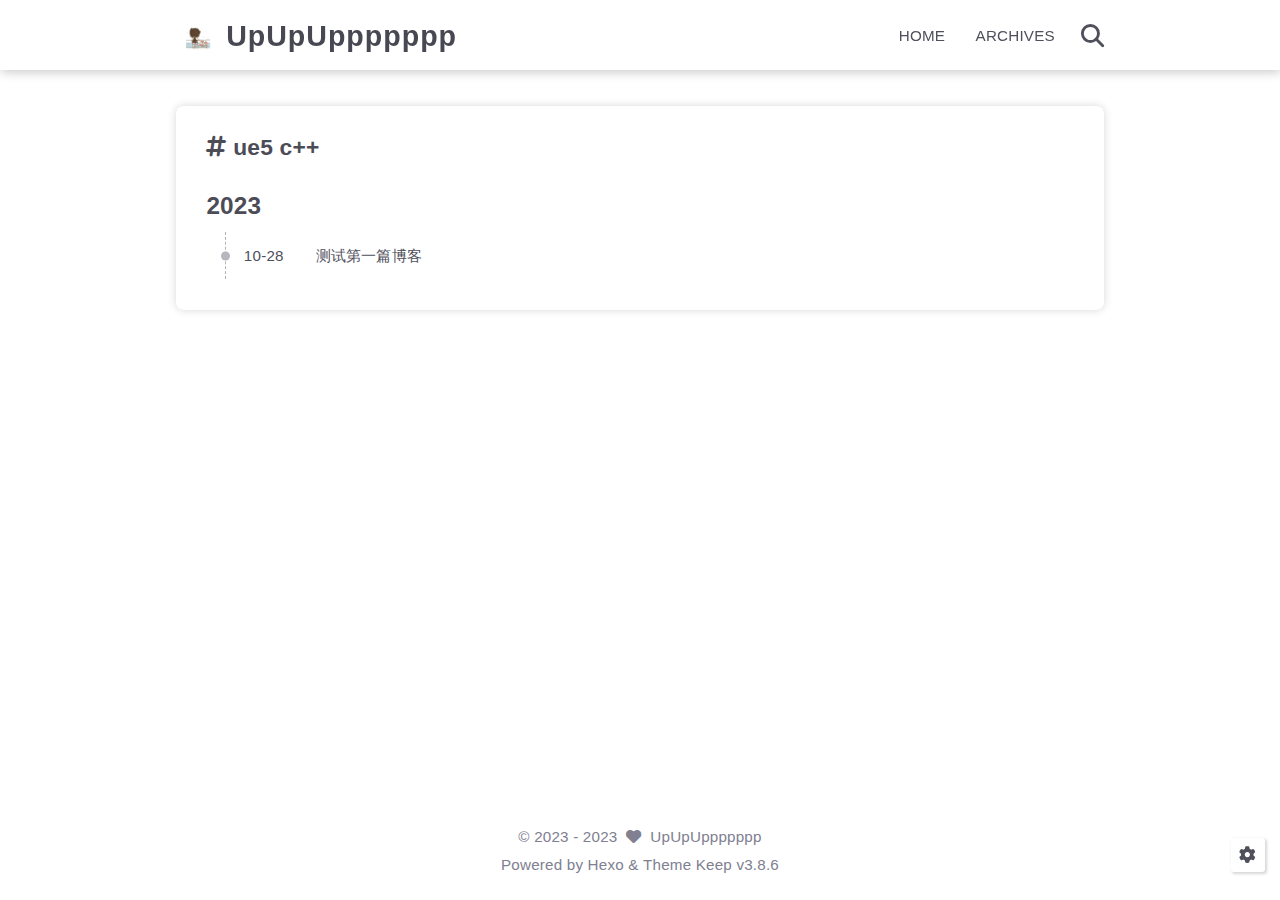
<file: tags/ue5-c/index.html>
<!DOCTYPE html>
<html lang="en">
<head>
    <meta charset="utf-8">
    <meta name="viewport" content="width=device-width, initial-scale=1, maximum-scale=1">
    <meta name="keywords" content="Hexo Theme Keep">
    <meta name="description" content="Hexo Theme Keep">
    <meta name="author" content="UpUpUppppppp">
    
    <title>
        
            Tag: ue5 c++ |
        
        UpUpUppppppp
    </title>
    
<link rel="stylesheet" href="/css/style.css">

    
        <link rel="shortcut icon" href="/images/logo/logo.svg">
    
    
<link rel="stylesheet" href="/font/css/fontawesome.min.css">

    
<link rel="stylesheet" href="/font/css/regular.min.css">

    
<link rel="stylesheet" href="/font/css/solid.min.css">

    
<link rel="stylesheet" href="/font/css/brands.min.css">

    
    <script class="keep-theme-configurations">
    const KEEP = window.KEEP || {}
    KEEP.hexo_config = {"hostname":"mercyblog.cns","root":"/","language":"en","path":"search.json"}
    KEEP.theme_config = {"toc":{"enable":true,"number":false,"expand_all":false,"init_open":true,"layout":"right"},"style":{"primary_color":"#0066cc","logo":"/images/logo/logo.svg","favicon":"/images/logo/logo.svg","avatar":"/images/avatar.svg","first_screen":{"enable":true,"background_img":"/images/bg.svg","description":"人生不外乎，吃喝二字.","hitokoto":false},"scroll":{"progress_bar":false,"percent":false}},"local_search":{"enable":true,"preload":true},"code_block":{"tools":{"enable":true,"style":"default"},"highlight_theme":"obsidian"},"pjax":{"enable":false},"lazyload":{"enable":true},"comment":{"enable":true,"use":"waline","valine":{"appid":null,"appkey":null,"server_urls":null,"placeholder":null},"gitalk":{"github_id":null,"github_admins":null,"repository":null,"client_id":null,"client_secret":null,"proxy":null},"twikoo":{"env_id":null,"region":null,"version":"1.6.21"},"waline":{"server_url":"https://waline-remark-ou9xy78nf-mercysmiles-projects.vercel.app/","reaction":true,"version":2},"giscus":{"repo":null,"repo_id":null,"category":"Announcements","category_id":null,"reactions_enabled":false}},"post":{"author_label":{"enable":true,"auto":false,"custom_label_list":[""]},"word_count":{"wordcount":true,"min2read":true},"datetime_format":"YYYY-MM-DD HH:mm:ss","copyright_info":false,"share":false,"reward":{"enable":true,"img_link":"/images/erweima.png","text":null}},"website_count":{"busuanzi_count":{"enable":true,"site_uv":false,"site_pv":false,"page_pv":true}},"version":"3.8.6"}
    KEEP.language_ago = {"second":"%s seconds ago","minute":"%s minutes ago","hour":"%s hours ago","day":"%s days ago","week":"%s weeks ago","month":"%s months ago","year":"%s years ago"}
    KEEP.language_code_block = {"copy":"Copy code","copied":"Copied","fold":"Fold code block","folded":"Folded"}
    KEEP.language_copy_copyright = {"copy":"Copy copyright info","copied":"Copied","title":"Original article title","author":"Original article author","link":"Original article link"}
  </script>
<meta name="generator" content="Hexo 6.3.0"></head>


<body>
<div class="progress-bar-container">
    

    
</div>


<main class="page-container border-box">

    <!-- home first screen  -->
    

    <!-- page content -->
    <div class="page-main-content border-box">
        <div class="page-main-content-top">
            
<header class="header-wrapper">

    <div class="border-box header-content">
        <div class="left border-box">
            
                <a class="logo-image border-box" href="/">
                    <img src="/images/logo/logo.svg">
                </a>
            
            <a class="site-name border-box" href="/">
               UpUpUppppppp
            </a>
        </div>

        <div class="right border-box">
            <div class="pc">
                <ul class="menu-list">
                    
                        <li class="menu-item">
                            <a class=""
                               href="/"
                            >
                                HOME
                            </a>
                        </li>
                    
                        <li class="menu-item">
                            <a class=""
                               href="/archives"
                            >
                                ARCHIVES
                            </a>
                        </li>
                    
                    
                        <li class="menu-item search search-popup-trigger">
                            <i class="fas fa-search"></i>
                        </li>
                    
                </ul>
            </div>
            <div class="mobile">
                
                    <div class="icon-item search search-popup-trigger"><i class="fas fa-search"></i></div>
                
                <div class="icon-item menu-bar">
                    <div class="menu-bar-middle"></div>
                </div>
            </div>
        </div>
    </div>

    <div class="header-drawer">
        <ul class="drawer-menu-list">
            
                <li class="drawer-menu-item flex-center">
                    <a class=""
                       href="/">HOME</a>
                </li>
            
                <li class="drawer-menu-item flex-center">
                    <a class=""
                       href="/archives">ARCHIVES</a>
                </li>
            
        </ul>
    </div>

    <div class="window-mask"></div>

</header>


        </div>

        <div class="page-main-content-middle border-box">

            <div class="main-content border-box">

                

                    <div class="fade-in-down-animation">
    <div class="tag-container border-box">
        <div class="tag-name"><i class="fas fa-hashtag"></i>&nbsp;ue5 c++
        </div>
        <div class="tag-post-list">
            
<div class="archive-list-container border-box">
    
        <section class="archive-item border-box">
            <div class="archive-item-header border-box">
                <span class="archive-year">2023</span>
            </div>
            <ul class="article-list border-box">
                
                    <li class="article-item border-box">
                        <span class="article-date border-box">10-28</span>
                        <a class="article-title border-box text-ellipsis"
                           href="/2023/10/28/%E6%B5%8B%E8%AF%95%E7%AC%AC%E4%B8%80%E7%AF%87%E5%8D%9A%E5%AE%A2/"
                        >测试第一篇博客</a>
                    </li>
                
            </ul>
        </section>
    
</div>

        </div>
    </div>
    



</div>


                
            </div>

        </div>

        <div class="page-main-content-bottom border-box">
            
<footer class="footer border-box">
    <div class="border-box website-info-box default">
        
            <div class="copyright-info info-item default">
                &copy;&nbsp;<span>2023</span>&nbsp;-&nbsp;2023
                
                    &nbsp;<i class="fas fa-heart icon-animate"></i>&nbsp;&nbsp;<a href="/">UpUpUppppppp</a>
                
            </div>

            <div class="theme-info info-item default">
                Powered by&nbsp;<a target="_blank" href="https://hexo.io">Hexo</a>&nbsp;&&nbsp;Theme&nbsp;<a class="keep-version" target="_blank" href="https://github.com/XPoet/hexo-theme-keep">Keep</a>
            </div>

            

            
        

        <div class="count-item info-item default">
            

            

            
        </div>
    </div>
</footer>

        </div>
    </div>

    <!-- post tools -->
    

    <!-- side tools -->
    <div class="side-tools">
        <div class="side-tools-container border-box ">
    <ul class="side-tools-list side-tools-show-handle border-box">
        <li class="tools-item tool-font-adjust-plus flex-center">
            <i class="fas fa-search-plus"></i>
        </li>

        <li class="tools-item tool-font-adjust-minus flex-center">
            <i class="fas fa-search-minus"></i>
        </li>

        <li class="tools-item tool-dark-light-toggle flex-center">
            <i class="fas fa-moon"></i>
        </li>

        <!-- rss -->
        

        <li class="tools-item tool-scroll-to-bottom flex-center">
            <i class="fas fa-arrow-down"></i>
        </li>
    </ul>

    <ul class="exposed-tools-list border-box">
        

        

        <li class="tools-item tool-toggle-show flex-center">
            <i class="fas fa-cog fa-spin"></i>
        </li>

        <li class="tools-item tool-scroll-to-top flex-center show-arrow">
            <i class="arrow fas fa-arrow-up"></i>
            <span class="percent"></span>
        </li>
    </ul>
</div>

    </div>

    <!-- image mask -->
    <div class="zoom-in-image-mask">
    <img class="zoom-in-image">
</div>


    <!-- local search -->
    
        <div class="search-pop-overlay">
    <div class="popup search-popup">
        <div class="search-header">
          <span class="search-input-field-pre">
            <i class="fas fa-keyboard"></i>
          </span>
            <div class="search-input-container">
                <input autocomplete="off"
                       autocorrect="off"
                       autocapitalize="off"
                       placeholder="Search..."
                       spellcheck="false"
                       type="search"
                       class="search-input"
                >
            </div>
            <span class="close-popup-btn">
                <i class="fas fa-times"></i>
            </span>
        </div>
        <div id="search-result">
            <div id="no-result">
                <i class="fas fa-spinner fa-pulse fa-5x fa-fw"></i>
            </div>
        </div>
    </div>
</div>

    

    <!-- tablet toc -->
    
</main>



<!-- common -->

<script src="/js/utils.js"></script>

<script src="/js/header-shrink.js"></script>

<script src="/js/back2top.js"></script>

<script src="/js/dark-light-toggle.js"></script>

<script src="/js/main.js"></script>

<script src="/js/libs/anime.min.js"></script>


<!-- local-search -->

    
<script src="/js/local-search.js"></script>



<!-- code-block -->

    
<script src="/js/code-block.js"></script>



<!-- lazyload -->

    
<script src="/js/lazyload.js"></script>



<div class="">
    

    <!-- category-page -->
    

    <!-- links-page -->
    
</div>

<!-- mermaid -->


<!-- pjax -->



<script async>window.onload=function(){var a=document.createElement('script'),b=document.getElementsByTagName('script')[0];a.type='text/javascript',a.async=!0,a.src='/sw-register.js?v='+Date.now(),b.parentNode.insertBefore(a,b)};</script></body></html>
</file>
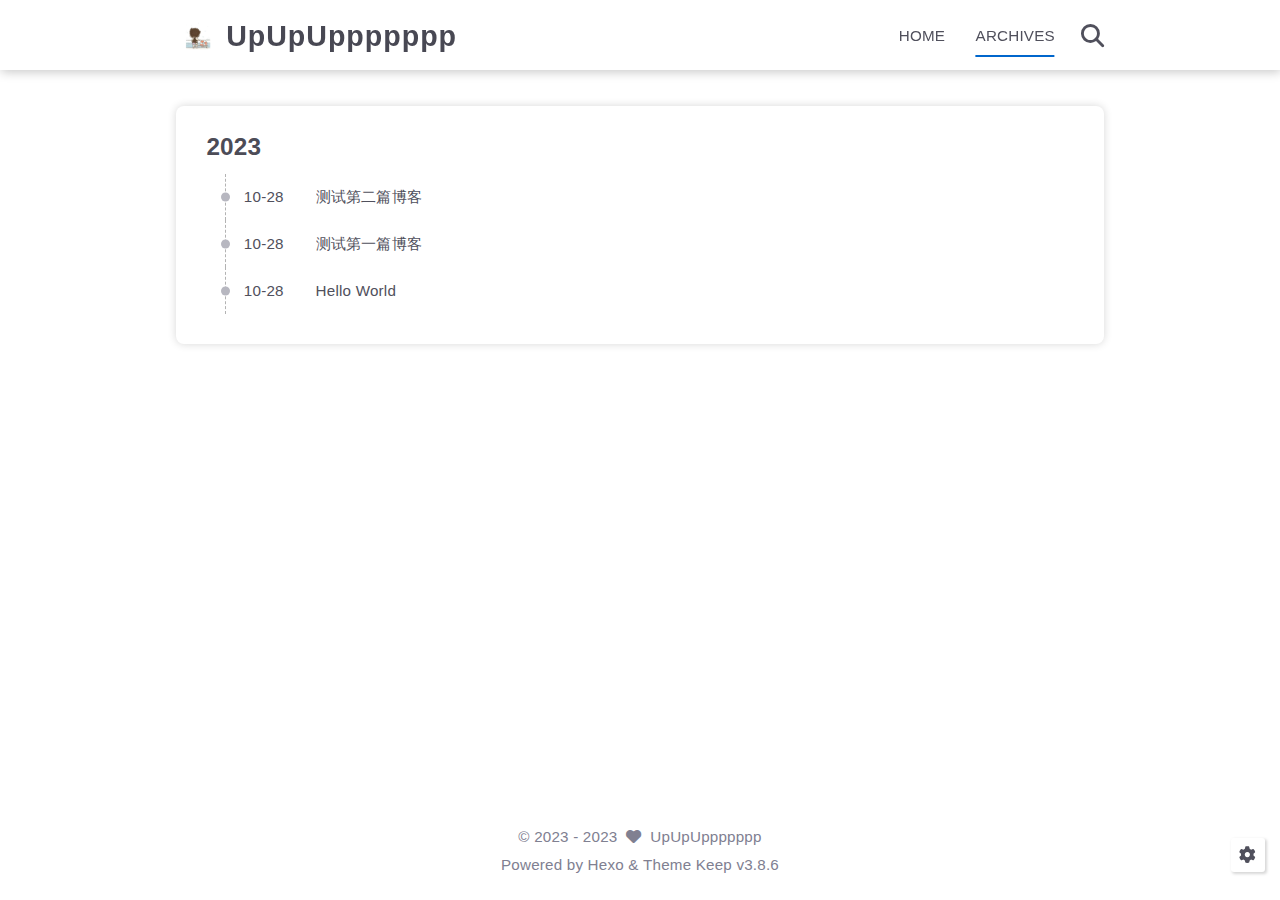
<file: archives/2023/10/index.html>
<!DOCTYPE html>
<html lang="en">
<head>
    <meta charset="utf-8">
    <meta name="viewport" content="width=device-width, initial-scale=1, maximum-scale=1">
    <meta name="keywords" content="Hexo Theme Keep">
    <meta name="description" content="Hexo Theme Keep">
    <meta name="author" content="UpUpUppppppp">
    
    <title>
        
            Archive: 2023/10 |
        
        UpUpUppppppp
    </title>
    
<link rel="stylesheet" href="/css/style.css">

    
        <link rel="shortcut icon" href="/images/logo/logo.svg">
    
    
<link rel="stylesheet" href="/font/css/fontawesome.min.css">

    
<link rel="stylesheet" href="/font/css/regular.min.css">

    
<link rel="stylesheet" href="/font/css/solid.min.css">

    
<link rel="stylesheet" href="/font/css/brands.min.css">

    
    <script class="keep-theme-configurations">
    const KEEP = window.KEEP || {}
    KEEP.hexo_config = {"hostname":"mercyblog.cns","root":"/","language":"en","path":"search.json"}
    KEEP.theme_config = {"toc":{"enable":true,"number":false,"expand_all":false,"init_open":true,"layout":"right"},"style":{"primary_color":"#0066cc","logo":"/images/logo/logo.svg","favicon":"/images/logo/logo.svg","avatar":"/images/avatar.svg","first_screen":{"enable":true,"background_img":"/images/bg.svg","description":"人生不外乎，吃喝二字.","hitokoto":false},"scroll":{"progress_bar":false,"percent":false}},"local_search":{"enable":true,"preload":true},"code_block":{"tools":{"enable":true,"style":"default"},"highlight_theme":"obsidian"},"pjax":{"enable":false},"lazyload":{"enable":true},"comment":{"enable":true,"use":"waline","valine":{"appid":null,"appkey":null,"server_urls":null,"placeholder":null},"gitalk":{"github_id":null,"github_admins":null,"repository":null,"client_id":null,"client_secret":null,"proxy":null},"twikoo":{"env_id":null,"region":null,"version":"1.6.21"},"waline":{"server_url":"https://waline-remark-ou9xy78nf-mercysmiles-projects.vercel.app/","reaction":true,"version":2},"giscus":{"repo":null,"repo_id":null,"category":"Announcements","category_id":null,"reactions_enabled":false}},"post":{"author_label":{"enable":true,"auto":false,"custom_label_list":[""]},"word_count":{"wordcount":true,"min2read":true},"datetime_format":"YYYY-MM-DD HH:mm:ss","copyright_info":false,"share":false,"reward":{"enable":true,"img_link":"/images/erweima.png","text":null}},"website_count":{"busuanzi_count":{"enable":true,"site_uv":false,"site_pv":false,"page_pv":true}},"version":"3.8.6"}
    KEEP.language_ago = {"second":"%s seconds ago","minute":"%s minutes ago","hour":"%s hours ago","day":"%s days ago","week":"%s weeks ago","month":"%s months ago","year":"%s years ago"}
    KEEP.language_code_block = {"copy":"Copy code","copied":"Copied","fold":"Fold code block","folded":"Folded"}
    KEEP.language_copy_copyright = {"copy":"Copy copyright info","copied":"Copied","title":"Original article title","author":"Original article author","link":"Original article link"}
  </script>
<meta name="generator" content="Hexo 6.3.0"></head>


<body>
<div class="progress-bar-container">
    

    
</div>


<main class="page-container border-box">

    <!-- home first screen  -->
    

    <!-- page content -->
    <div class="page-main-content border-box">
        <div class="page-main-content-top">
            
<header class="header-wrapper">

    <div class="border-box header-content">
        <div class="left border-box">
            
                <a class="logo-image border-box" href="/">
                    <img src="/images/logo/logo.svg">
                </a>
            
            <a class="site-name border-box" href="/">
               UpUpUppppppp
            </a>
        </div>

        <div class="right border-box">
            <div class="pc">
                <ul class="menu-list">
                    
                        <li class="menu-item">
                            <a class=""
                               href="/"
                            >
                                HOME
                            </a>
                        </li>
                    
                        <li class="menu-item">
                            <a class="active"
                               href="/archives"
                            >
                                ARCHIVES
                            </a>
                        </li>
                    
                    
                        <li class="menu-item search search-popup-trigger">
                            <i class="fas fa-search"></i>
                        </li>
                    
                </ul>
            </div>
            <div class="mobile">
                
                    <div class="icon-item search search-popup-trigger"><i class="fas fa-search"></i></div>
                
                <div class="icon-item menu-bar">
                    <div class="menu-bar-middle"></div>
                </div>
            </div>
        </div>
    </div>

    <div class="header-drawer">
        <ul class="drawer-menu-list">
            
                <li class="drawer-menu-item flex-center">
                    <a class=""
                       href="/">HOME</a>
                </li>
            
                <li class="drawer-menu-item flex-center">
                    <a class="active"
                       href="/archives">ARCHIVES</a>
                </li>
            
        </ul>
    </div>

    <div class="window-mask"></div>

</header>


        </div>

        <div class="page-main-content-middle border-box">

            <div class="main-content border-box">

                

                    <div class="fade-in-down-animation">
    <div class="archives-container">
        <div class="archives-timeline border-box">
            
<div class="archive-list-container border-box">
    
        <section class="archive-item border-box">
            <div class="archive-item-header border-box">
                <span class="archive-year">2023</span>
            </div>
            <ul class="article-list border-box">
                
                    <li class="article-item border-box">
                        <span class="article-date border-box">10-28</span>
                        <a class="article-title border-box text-ellipsis"
                           href="/2023/10/28/%E6%B5%8B%E8%AF%95%E7%AC%AC%E4%BA%8C%E7%AF%87%E5%8D%9A%E5%AE%A2/"
                        >测试第二篇博客</a>
                    </li>
                
                    <li class="article-item border-box">
                        <span class="article-date border-box">10-28</span>
                        <a class="article-title border-box text-ellipsis"
                           href="/2023/10/28/%E6%B5%8B%E8%AF%95%E7%AC%AC%E4%B8%80%E7%AF%87%E5%8D%9A%E5%AE%A2/"
                        >测试第一篇博客</a>
                    </li>
                
                    <li class="article-item border-box">
                        <span class="article-date border-box">10-28</span>
                        <a class="article-title border-box text-ellipsis"
                           href="/2023/10/28/hello-world/"
                        >Hello World</a>
                    </li>
                
            </ul>
        </section>
    
</div>

        </div>
    </div>
    



</div>


                
            </div>

        </div>

        <div class="page-main-content-bottom border-box">
            
<footer class="footer border-box">
    <div class="border-box website-info-box default">
        
            <div class="copyright-info info-item default">
                &copy;&nbsp;<span>2023</span>&nbsp;-&nbsp;2023
                
                    &nbsp;<i class="fas fa-heart icon-animate"></i>&nbsp;&nbsp;<a href="/">UpUpUppppppp</a>
                
            </div>

            <div class="theme-info info-item default">
                Powered by&nbsp;<a target="_blank" href="https://hexo.io">Hexo</a>&nbsp;&&nbsp;Theme&nbsp;<a class="keep-version" target="_blank" href="https://github.com/XPoet/hexo-theme-keep">Keep</a>
            </div>

            

            
        

        <div class="count-item info-item default">
            

            

            
        </div>
    </div>
</footer>

        </div>
    </div>

    <!-- post tools -->
    

    <!-- side tools -->
    <div class="side-tools">
        <div class="side-tools-container border-box ">
    <ul class="side-tools-list side-tools-show-handle border-box">
        <li class="tools-item tool-font-adjust-plus flex-center">
            <i class="fas fa-search-plus"></i>
        </li>

        <li class="tools-item tool-font-adjust-minus flex-center">
            <i class="fas fa-search-minus"></i>
        </li>

        <li class="tools-item tool-dark-light-toggle flex-center">
            <i class="fas fa-moon"></i>
        </li>

        <!-- rss -->
        

        <li class="tools-item tool-scroll-to-bottom flex-center">
            <i class="fas fa-arrow-down"></i>
        </li>
    </ul>

    <ul class="exposed-tools-list border-box">
        

        

        <li class="tools-item tool-toggle-show flex-center">
            <i class="fas fa-cog fa-spin"></i>
        </li>

        <li class="tools-item tool-scroll-to-top flex-center show-arrow">
            <i class="arrow fas fa-arrow-up"></i>
            <span class="percent"></span>
        </li>
    </ul>
</div>

    </div>

    <!-- image mask -->
    <div class="zoom-in-image-mask">
    <img class="zoom-in-image">
</div>


    <!-- local search -->
    
        <div class="search-pop-overlay">
    <div class="popup search-popup">
        <div class="search-header">
          <span class="search-input-field-pre">
            <i class="fas fa-keyboard"></i>
          </span>
            <div class="search-input-container">
                <input autocomplete="off"
                       autocorrect="off"
                       autocapitalize="off"
                       placeholder="Search..."
                       spellcheck="false"
                       type="search"
                       class="search-input"
                >
            </div>
            <span class="close-popup-btn">
                <i class="fas fa-times"></i>
            </span>
        </div>
        <div id="search-result">
            <div id="no-result">
                <i class="fas fa-spinner fa-pulse fa-5x fa-fw"></i>
            </div>
        </div>
    </div>
</div>

    

    <!-- tablet toc -->
    
</main>



<!-- common -->

<script src="/js/utils.js"></script>

<script src="/js/header-shrink.js"></script>

<script src="/js/back2top.js"></script>

<script src="/js/dark-light-toggle.js"></script>

<script src="/js/main.js"></script>

<script src="/js/libs/anime.min.js"></script>


<!-- local-search -->

    
<script src="/js/local-search.js"></script>



<!-- code-block -->

    
<script src="/js/code-block.js"></script>



<!-- lazyload -->

    
<script src="/js/lazyload.js"></script>



<div class="">
    

    <!-- category-page -->
    

    <!-- links-page -->
    
</div>

<!-- mermaid -->


<!-- pjax -->



<script async>window.onload=function(){var a=document.createElement('script'),b=document.getElementsByTagName('script')[0];a.type='text/javascript',a.async=!0,a.src='/sw-register.js?v='+Date.now(),b.parentNode.insertBefore(a,b)};</script></body></html>
</file>
<file: css/style.css>
:root {
  --base-font-size: 15.2px;
  --base-line-height: 22px;
  --base-font-weight: 400;
  --base-font-family: Optima-Regular, Optima, PingFang SC, Microsoft YaHei, sans-serif;
  --page-content-width: 80%;
  --page-content-width-tablet: 88%;
  --page-content-width-mobile: 90%;
  --page-content-max-width: 928px;
  --page-content-max-width-2: calc(var(--page-content-max-width) * 1.2);
  --components-spacing: 36px;
  --box-border-radius: 8px;
  --header-height: 70px;
  --header-shrink-height: calc(var(--header-height) * 0.72);
  --header-backdrop-filter-blur: 4px;
  --header-scroll-progress-bar-height: 2PX;
  --first-screen-font-size: 2rem;
  --first-screen-icon-size: 1.8rem;
  --first-screen-font-color-light: #50505c;
  --first-screen-font-color-dark: #adbac5;
  --home-post-hover-scale: 1;
  --post-author-avatar: block;
  --post-create-datetime: flex;
  --post-update-datetime: flex;
  --post-img-align: 0 auto 0 0;
}
.fade-in-down-animation {
  animation-name: fade-in-down;
  animation-duration: 1s;
  animation-fill-mode: both;
}
.title-hover-animation {
  position: relative;
  display: inline-block;
  color: var(--text-color-2);
  line-height: 1.3;
  vertical-align: top;
  border-bottom: none;
}
.title-hover-animation::before {
  position: absolute;
  bottom: -4px;
  left: 0;
  width: 100%;
  height: 2px;
  background-color: var(--text-color-2);
  transform: scaleX(0);
  visibility: hidden;
  content: "";
  transition-delay: 0s, 0s, 0s, 0s, 0s, 0s;
  transition-timing-function: ease, ease, ease, ease, ease-in-out, ease-in-out;
  transition-duration: 0.2s, 0.2s, 0.2s, 0.2s, 0.2s, 0.2s;
  transition-property: color, background, box-shadow, border-color, visibility, transform;
}
.title-hover-animation:hover::before {
  transform: scaleX(1);
  visibility: visible;
}
@-moz-keyframes fade-in-down {
  0% {
    transform: translateY(-50px);
    opacity: 0;
  }
  100% {
    transform: translateY(0);
    opacity: 1;
  }
}
@-webkit-keyframes fade-in-down {
  0% {
    transform: translateY(-50px);
    opacity: 0;
  }
  100% {
    transform: translateY(0);
    opacity: 1;
  }
}
@-o-keyframes fade-in-down {
  0% {
    transform: translateY(-50px);
    opacity: 0;
  }
  100% {
    transform: translateY(0);
    opacity: 1;
  }
}
@keyframes fade-in-down {
  0% {
    transform: translateY(-50px);
    opacity: 0;
  }
  100% {
    transform: translateY(0);
    opacity: 1;
  }
}
@-moz-keyframes heartbeat-animate {
  0%, 100% {
    transform: scale(1);
  }
  10%, 30% {
    transform: scale(0.88);
  }
  20%, 40%, 60%, 80% {
    transform: scale(1.08);
  }
  50%, 70% {
    transform: scale(1.08);
  }
}
@-webkit-keyframes heartbeat-animate {
  0%, 100% {
    transform: scale(1);
  }
  10%, 30% {
    transform: scale(0.88);
  }
  20%, 40%, 60%, 80% {
    transform: scale(1.08);
  }
  50%, 70% {
    transform: scale(1.08);
  }
}
@-o-keyframes heartbeat-animate {
  0%, 100% {
    transform: scale(1);
  }
  10%, 30% {
    transform: scale(0.88);
  }
  20%, 40%, 60%, 80% {
    transform: scale(1.08);
  }
  50%, 70% {
    transform: scale(1.08);
  }
}
@keyframes heartbeat-animate {
  0%, 100% {
    transform: scale(1);
  }
  10%, 30% {
    transform: scale(0.88);
  }
  20%, 40%, 60%, 80% {
    transform: scale(1.08);
  }
  50%, 70% {
    transform: scale(1.08);
  }
}
@-moz-keyframes img-loading-animation {
  to {
    transform: rotate(1turn);
  }
}
@-webkit-keyframes img-loading-animation {
  to {
    transform: rotate(1turn);
  }
}
@-o-keyframes img-loading-animation {
  to {
    transform: rotate(1turn);
  }
}
@keyframes img-loading-animation {
  to {
    transform: rotate(1turn);
  }
}
@-moz-keyframes blink-caret {
  from, to {
    opacity: 0;
  }
  50% {
    opacity: 1;
  }
}
@-webkit-keyframes blink-caret {
  from, to {
    opacity: 0;
  }
  50% {
    opacity: 1;
  }
}
@-o-keyframes blink-caret {
  from, to {
    opacity: 0;
  }
  50% {
    opacity: 1;
  }
}
@keyframes blink-caret {
  from, to {
    opacity: 0;
  }
  50% {
    opacity: 1;
  }
}
:root {
  --primary-color: #06c;
  --primary-color-light-1: #0075eb;
  --primary-color-light-2: #0a85ff;
  --primary-color-dark-1: #005cb8;
  --primary-color-dark-2: #0052a3;
  --background-color-1: #fff;
  --background-color-1-transparent: rgba(255,255,255,0.6);
  --background-color-2: #f7f7f7;
  --background-color-3: #f0f0f0;
  --content-background-color: #fff;
  --text-color-1: #484853;
  --text-color-2: #4c4c57;
  --text-color-3: #50505c;
  --text-color-4: #808091;
  --text-color-5: #b7b7c0;
  --text-color-6: #ededef;
  --toc-text-color: #6f6f80;
  --badge-color: #f0f0f0;
  --badge-background-color: #9393a1;
  --border-color: #b3b3b3;
  --selection-color: #0075eb;
  --shadow-color: rgba(0,0,0,0.16);
  --shadow-hover-color: rgba(0,0,0,0.22);
  --scrollbar-color: #60606e;
  --scrollbar-background-color: #e6e6e6;
  --toc-scrollbar-color: rgba(80,80,92,0.1);
  --copyright-icon-bg-color: rgba(80,80,92,0.12);
  --avatar-background-color: #005cb8;
  --header-transparent-background-1: rgba(255,255,255,0.28);
  --header-transparent-background-2: rgba(255,255,255,0.4);
  --pjax-progress-bar-color: linear-gradient(45deg, #f10006, #ef5b00, #e59c01, #19ca05, #00cab5, #0264c8, #c303c3);
  --post-h-bottom-border-color: rgba(80,80,92,0.15);
  --article-aging-tips-color: $article-aging-tips-color;
  --article-aging-tips-background-color: $article-aging-tips-background-color;
  --article-aging-tips-border-color: $article-aging-tips-border-color;
  --keep-info-color: rgba(117,117,122,0.8);
  --keep-info-background-color: rgba(117,117,122,0.1);
  --keep-info-border-color: rgba(117,117,122,0.6);
  --keep-primary-color: #0458ab;
  --keep-primary-background-color: rgba(4,88,171,0.1);
  --keep-primary-border-color: rgba(4,88,171,0.6);
  --keep-warning-color: #b78d0f;
  --keep-warning-background-color: rgba(183,141,15,0.1);
  --keep-warning-border-color: rgba(183,141,15,0.6);
  --keep-success-color: #10b981;
  --keep-success-background-color: rgba(16,185,129,0.1);
  --keep-success-border-color: rgba(16,185,129,0.6);
  --keep-danger-color: #f43f5e;
  --keep-danger-background-color: rgba(244,63,94,0.1);
  --keep-danger-border-color: rgba(244,63,94,0.6);
}
@media (prefers-color-scheme: light) {
  :root {
    --primary-color: #06c;
    --primary-color-light-1: #0075eb;
    --primary-color-light-2: #0a85ff;
    --primary-color-dark-1: #005cb8;
    --primary-color-dark-2: #0052a3;
    --background-color-1: #fff;
    --background-color-1-transparent: rgba(255,255,255,0.6);
    --background-color-2: #f7f7f7;
    --background-color-3: #f0f0f0;
    --content-background-color: #fff;
    --text-color-1: #484853;
    --text-color-2: #4c4c57;
    --text-color-3: #50505c;
    --text-color-4: #808091;
    --text-color-5: #b7b7c0;
    --text-color-6: #ededef;
    --toc-text-color: #6f6f80;
    --badge-color: #f0f0f0;
    --badge-background-color: #9393a1;
    --border-color: #b3b3b3;
    --selection-color: #0075eb;
    --shadow-color: rgba(0,0,0,0.16);
    --shadow-hover-color: rgba(0,0,0,0.22);
    --scrollbar-color: #60606e;
    --scrollbar-background-color: #e6e6e6;
    --toc-scrollbar-color: rgba(80,80,92,0.1);
    --copyright-icon-bg-color: rgba(80,80,92,0.12);
    --avatar-background-color: #005cb8;
    --header-transparent-background-1: rgba(255,255,255,0.28);
    --header-transparent-background-2: rgba(255,255,255,0.4);
    --pjax-progress-bar-color: linear-gradient(45deg, #f10006, #ef5b00, #e59c01, #19ca05, #00cab5, #0264c8, #c303c3);
    --post-h-bottom-border-color: rgba(80,80,92,0.15);
    --article-aging-tips-color: $article-aging-tips-color;
    --article-aging-tips-background-color: $article-aging-tips-background-color;
    --article-aging-tips-border-color: $article-aging-tips-border-color;
    --keep-info-color: rgba(117,117,122,0.8);
    --keep-info-background-color: rgba(117,117,122,0.1);
    --keep-info-border-color: rgba(117,117,122,0.6);
    --keep-primary-color: #0458ab;
    --keep-primary-background-color: rgba(4,88,171,0.1);
    --keep-primary-border-color: rgba(4,88,171,0.6);
    --keep-warning-color: #b78d0f;
    --keep-warning-background-color: rgba(183,141,15,0.1);
    --keep-warning-border-color: rgba(183,141,15,0.6);
    --keep-success-color: #10b981;
    --keep-success-background-color: rgba(16,185,129,0.1);
    --keep-success-border-color: rgba(16,185,129,0.6);
    --keep-danger-color: #f43f5e;
    --keep-danger-background-color: rgba(244,63,94,0.1);
    --keep-danger-border-color: rgba(244,63,94,0.6);
  }
}
@media (prefers-color-scheme: dark) {
  :root {
    --primary-color: #06c;
    --primary-color-light-1: #0075eb;
    --primary-color-light-2: #0a85ff;
    --primary-color-dark-1: #005cb8;
    --primary-color-dark-2: #0052a3;
    --background-color-1: #22272e;
    --background-color-1-transparent: rgba(34,39,46,0.6);
    --background-color-2: #292f38;
    --background-color-3: #313842;
    --content-background-color: #21262d;
    --text-color-1: #b7c2cc;
    --text-color-2: #b2bec8;
    --text-color-3: #adbac5;
    --text-color-4: #6c8397;
    --text-color-5: #4d5e6c;
    --text-color-6: #2e3841;
    --toc-text-color: #8296a6;
    --badge-color: #343c47;
    --badge-background-color: #ced6dc;
    --border-color: #596678;
    --selection-color: #005ebc;
    --shadow-color: rgba(120,120,120,0.18);
    --shadow-hover-color: rgba(120,120,120,0.24);
    --scrollbar-color: #1f2329;
    --scrollbar-background-color: #47515f;
    --toc-scrollbar-color: rgba(173,186,197,0.1);
    --copyright-icon-bg-color: rgba(173,186,197,0.12);
    --avatar-background-color: #004a93;
    --header-transparent-background-1: rgba(34,39,46,0.28);
    --header-transparent-background-2: rgba(34,39,46,0.4);
    --pjax-progress-bar-color: linear-gradient(45deg, #ea404a, #ea722f, #e9a71f, #67e559, #18ecec, #1b85f1, #ee1dee);
    --post-h-bottom-border-color: rgba(173,186,197,0.15);
    --article-aging-tips-color: $dark-article-aging-tips-color;
    --article-aging-tips-background-color: $dark-article-aging-tips-background-color;
    --article-aging-tips-border-color: $dark-article-aging-tips-border-color;
    --keep-info-color: #9999a2;
    --keep-info-background-color: rgba(153,153,162,0.1);
    --keep-info-border-color: rgba(153,153,162,0.5);
    --keep-primary-color: #268bef;
    --keep-primary-background-color: rgba(38,139,239,0.1);
    --keep-primary-border-color: rgba(38,139,239,0.6);
    --keep-warning-color: #ecc34d;
    --keep-warning-background-color: rgba(236,195,77,0.1);
    --keep-warning-border-color: rgba(236,195,77,0.6);
    --keep-success-color: #10b981;
    --keep-success-background-color: rgba(16,185,129,0.1);
    --keep-success-border-color: rgba(16,185,129,0.6);
    --keep-danger-color: #f43f5e;
    --keep-danger-background-color: rgba(244,63,94,0.1);
    --keep-danger-border-color: rgba(244,63,94,0.6);
  }
}
.light-mode {
  --primary-color: #06c;
  --primary-color-light-1: #0075eb;
  --primary-color-light-2: #0a85ff;
  --primary-color-dark-1: #005cb8;
  --primary-color-dark-2: #0052a3;
  --background-color-1: #fff;
  --background-color-1-transparent: rgba(255,255,255,0.6);
  --background-color-2: #f7f7f7;
  --background-color-3: #f0f0f0;
  --content-background-color: #fff;
  --text-color-1: #484853;
  --text-color-2: #4c4c57;
  --text-color-3: #50505c;
  --text-color-4: #808091;
  --text-color-5: #b7b7c0;
  --text-color-6: #ededef;
  --toc-text-color: #6f6f80;
  --badge-color: #f0f0f0;
  --badge-background-color: #9393a1;
  --border-color: #b3b3b3;
  --selection-color: #0075eb;
  --shadow-color: rgba(0,0,0,0.16);
  --shadow-hover-color: rgba(0,0,0,0.22);
  --scrollbar-color: #60606e;
  --scrollbar-background-color: #e6e6e6;
  --toc-scrollbar-color: rgba(80,80,92,0.1);
  --copyright-icon-bg-color: rgba(80,80,92,0.12);
  --avatar-background-color: #005cb8;
  --header-transparent-background-1: rgba(255,255,255,0.28);
  --header-transparent-background-2: rgba(255,255,255,0.4);
  --pjax-progress-bar-color: linear-gradient(45deg, #f10006, #ef5b00, #e59c01, #19ca05, #00cab5, #0264c8, #c303c3);
  --post-h-bottom-border-color: rgba(80,80,92,0.15);
  --article-aging-tips-color: $article-aging-tips-color;
  --article-aging-tips-background-color: $article-aging-tips-background-color;
  --article-aging-tips-border-color: $article-aging-tips-border-color;
  --keep-info-color: rgba(117,117,122,0.8);
  --keep-info-background-color: rgba(117,117,122,0.1);
  --keep-info-border-color: rgba(117,117,122,0.6);
  --keep-primary-color: #0458ab;
  --keep-primary-background-color: rgba(4,88,171,0.1);
  --keep-primary-border-color: rgba(4,88,171,0.6);
  --keep-warning-color: #b78d0f;
  --keep-warning-background-color: rgba(183,141,15,0.1);
  --keep-warning-border-color: rgba(183,141,15,0.6);
  --keep-success-color: #10b981;
  --keep-success-background-color: rgba(16,185,129,0.1);
  --keep-success-border-color: rgba(16,185,129,0.6);
  --keep-danger-color: #f43f5e;
  --keep-danger-background-color: rgba(244,63,94,0.1);
  --keep-danger-border-color: rgba(244,63,94,0.6);
}
.dark-mode {
  --primary-color: #06c;
  --primary-color-light-1: #0075eb;
  --primary-color-light-2: #0a85ff;
  --primary-color-dark-1: #005cb8;
  --primary-color-dark-2: #0052a3;
  --background-color-1: #22272e;
  --background-color-1-transparent: rgba(34,39,46,0.6);
  --background-color-2: #292f38;
  --background-color-3: #313842;
  --content-background-color: #21262d;
  --text-color-1: #b7c2cc;
  --text-color-2: #b2bec8;
  --text-color-3: #adbac5;
  --text-color-4: #6c8397;
  --text-color-5: #4d5e6c;
  --text-color-6: #2e3841;
  --toc-text-color: #8296a6;
  --badge-color: #343c47;
  --badge-background-color: #ced6dc;
  --border-color: #596678;
  --selection-color: #005ebc;
  --shadow-color: rgba(120,120,120,0.18);
  --shadow-hover-color: rgba(120,120,120,0.24);
  --scrollbar-color: #1f2329;
  --scrollbar-background-color: #47515f;
  --toc-scrollbar-color: rgba(173,186,197,0.1);
  --copyright-icon-bg-color: rgba(173,186,197,0.12);
  --avatar-background-color: #004a93;
  --header-transparent-background-1: rgba(34,39,46,0.28);
  --header-transparent-background-2: rgba(34,39,46,0.4);
  --pjax-progress-bar-color: linear-gradient(45deg, #ea404a, #ea722f, #e9a71f, #67e559, #18ecec, #1b85f1, #ee1dee);
  --post-h-bottom-border-color: rgba(173,186,197,0.15);
  --article-aging-tips-color: $dark-article-aging-tips-color;
  --article-aging-tips-background-color: $dark-article-aging-tips-background-color;
  --article-aging-tips-border-color: $dark-article-aging-tips-border-color;
  --keep-info-color: #9999a2;
  --keep-info-background-color: rgba(153,153,162,0.1);
  --keep-info-border-color: rgba(153,153,162,0.5);
  --keep-primary-color: #268bef;
  --keep-primary-background-color: rgba(38,139,239,0.1);
  --keep-primary-border-color: rgba(38,139,239,0.6);
  --keep-warning-color: #ecc34d;
  --keep-warning-background-color: rgba(236,195,77,0.1);
  --keep-warning-border-color: rgba(236,195,77,0.6);
  --keep-success-color: #10b981;
  --keep-success-background-color: rgba(16,185,129,0.1);
  --keep-success-border-color: rgba(16,185,129,0.6);
  --keep-danger-color: #f43f5e;
  --keep-danger-background-color: rgba(244,63,94,0.1);
  --keep-danger-border-color: rgba(244,63,94,0.6);
}
* {
  transition-delay: 0s, 0s, 0s, 0s;
  transition-timing-function: ease, ease, ease, ease;
  transition-duration: 0.2s, 0.2s, 0.2s, 0.2s;
  transition-property: color, background, box-shadow, border-color;
}
*::-webkit-scrollbar {
  width: 0.4rem;
  height: 0.4rem;
  transition: all 0.2s ease;
}
*::-webkit-scrollbar-thumb {
  background: var(--scrollbar-color);
  border-radius: 0.1rem;
}
*::-webkit-scrollbar-track {
  background: var(--scrollbar-background-color);
}
html,
body {
  position: relative;
  width: 100%;
  height: 100%;
  margin: 0;
  padding: 0;
  color: var(--text-color-3);
  font-weight: var(--base-font-weight);
  font-size: var(--base-font-size);
  font-family: var(--base-font-family);
  line-height: var(--base-line-height);
  letter-spacing: 0.2px;
  background: var(--background-color-1);
}
html::-webkit-scrollbar,
body::-webkit-scrollbar {
  width: 0.6rem;
  height: 0.6rem;
}
@media (max-width: 800px) {
  html::-webkit-scrollbar,
  body::-webkit-scrollbar {
    width: 0.5rem;
    height: 0.5rem;
  }
}
@media (max-width: 500px) {
  html::-webkit-scrollbar,
  body::-webkit-scrollbar {
    width: 0.4rem;
    height: 0.4rem;
  }
}
@media (max-width: 800px) {
  html,
  body {
    font-size: calc(var(--base-font-size) * 0.95) !important;
    line-height: calc(var(--base-line-height) * 0.95) !important;
  }
}
@media (max-width: 500px) {
  html,
  body {
    font-size: calc(var(--base-font-size) * 0.9) !important;
    line-height: calc(var(--base-line-height) * 0.9) !important;
  }
}
::selection {
  color: #fff;
  background: var(--selection-color);
}
ul,
ol,
li {
  margin: 0;
  padding: 0;
  list-style: none;
}
a {
  color: var(--text-color-3);
  text-decoration: none;
}
a i,
a span {
  color: var(--text-color-3);
}
a:hover,
a:active {
  color: var(--primary-color);
  text-decoration: none !important;
}
a:hover i,
a:active i,
a:hover span,
a:active span {
  color: var(--primary-color);
}
.dark-mode img {
  filter: brightness(0.9);
}
.dark-mode img:hover {
  filter: brightness(1);
}
img[lazyload] {
  position: relative;
  box-sizing: border-box;
  width: 8rem;
  height: 8rem;
  box-shadow: none !important;
  cursor: not-allowed;
  pointer-events: none;
}
img[lazyload]::before {
  position: absolute;
  top: 0;
  left: 0;
  display: block;
  width: 100%;
  height: 100%;
  background: var(--background-color-1);
  content: '';
  transition-delay: 0s, 0s, 0s, 0s, 0s;
  transition-timing-function: ease, ease, ease, ease, ease;
  transition-duration: 0.2s, 0.2s, 0.2s, 0.2s, 0.2s;
  transition-property: color, background, box-shadow, border-color, background;
}
img[lazyload]::after {
  position: absolute;
  top: 0;
  right: 0;
  bottom: 0;
  left: 0;
  display: block;
  width: 2rem;
  height: 2rem;
  margin: auto;
  border: 2px solid var(--text-color-6);
  border-top-color: var(--selection-color);
  border-left-color: var(--selection-color);
  border-radius: 50%;
  animation: img-loading-animation 750ms infinite linear;
  content: '';
  transition-delay: 0s, 0s, 0s, 0s, 0s;
  transition-timing-function: ease, ease, ease, ease, ease;
  transition-duration: 0.2s, 0.2s, 0.2s, 0.2s, 0.2s;
  transition-property: color, background, box-shadow, border-color, border;
}
.flex-center {
  display: flex;
  align-items: center;
  justify-content: center;
}
.border-box {
  position: relative;
  box-sizing: border-box;
}
.text-ellipsis {
  overflow: hidden;
  white-space: nowrap;
  text-overflow: ellipsis;
}
.clear::after {
  display: block;
  clear: both;
  height: 0;
  overflow: hidden;
  visibility: hidden;
  content: '';
}
.tooltip {
  position: relative;
  box-sizing: border-box;
}
.tooltip:hover .tooltip-content {
  display: inline-block;
}
.tooltip.show-img .tooltip-content {
  display: none !important;
}
.tooltip .tooltip-content {
  position: absolute;
  top: -0.4rem;
  left: 50%;
  z-index: 1010;
  display: none;
  box-sizing: border-box;
  padding: 0.2rem 0.6rem;
  color: var(--text-color-6);
  font-size: 0.8rem;
  letter-spacing: 0.8px;
  white-space: nowrap;
  background: var(--text-color-1);
  border-radius: 0.3rem;
  transform: translateX(-50%) translateY(-100%);
  transition-delay: 0s, 0s, 0s, 0s, 0s;
  transition-timing-function: ease, ease, ease, ease, ease;
  transition-duration: 0.2s, 0.2s, 0.2s, 0.2s, 0.2s;
  transition-property: color, background, box-shadow, border-color, display;
  -moz-user-select: none;
  -ms-user-select: none;
  -webkit-user-select: none;
  user-select: none;
}
.tooltip-img {
  position: relative;
  box-sizing: border-box;
}
.tooltip-img.show-img .tooltip-img-box {
  display: flex;
}
.tooltip-img .tooltip-img-box {
  position: absolute;
  top: -0.4rem;
  left: 50%;
  z-index: 1011;
  display: none;
  align-items: center;
  justify-content: center;
  box-sizing: border-box;
  min-height: 6rem;
  overflow: hidden;
  background: var(--background-color-3);
  border: 0.2rem solid var(--text-color-4);
  border-radius: 0.3rem;
  transform: translateX(-50%) translateY(-100%);
  transition-delay: 0s, 0s, 0s, 0s, 0s;
  transition-timing-function: ease, ease, ease, ease, ease;
  transition-duration: 0.2s, 0.2s, 0.2s, 0.2s, 0.2s;
  transition-property: color, background, box-shadow, border-color, display;
  -moz-user-select: none;
  -ms-user-select: none;
  -webkit-user-select: none;
  user-select: none;
}
.tooltip-img .tooltip-img-box.has-tip {
  flex-direction: column;
  justify-content: space-between;
}
.tooltip-img .tooltip-img-box img {
  display: block;
  max-height: 10rem;
}
.tooltip-img .tooltip-img-box .tip {
  position: relative;
  box-sizing: border-box;
  width: 100%;
  padding: 0.3rem 0;
  color: #555;
  font-size: 0.9rem;
  text-align: center;
}
.keep-markdown-body {
  font-size: 1rem;
}
.keep-markdown-body blockquote {
  position: relative;
  display: flex;
  flex-direction: column;
  justify-content: flex-start;
  box-sizing: border-box;
  margin: 1.4rem 0;
  color: var(--text-color-3);
  background: var(--background-color-2);
  border-left: 0.4rem solid var(--text-color-4);
  border-top-left-radius: 0.2rem;
  border-bottom-left-radius: 0.2rem;
}
.keep-markdown-body blockquote p,
.keep-markdown-body blockquote ul,
.keep-markdown-body blockquote ol,
.keep-markdown-body blockquote footer {
  position: relative;
  box-sizing: border-box;
  padding: 0.4rem 0.4rem 0.4rem 0.8rem !important;
}
.keep-markdown-body blockquote footer {
  margin-bottom: 0.6rem;
  font-style: italic;
}
.keep-markdown-body blockquote cite {
  position: relative;
  box-sizing: border-box;
  margin-left: 1rem;
  color: var(--text-color-4);
}
.keep-markdown-body blockquote cite::before {
  content: '— ';
}
.keep-markdown-body p {
  margin: 0.6rem 0;
  color: var(--text-color-3);
  line-height: 2;
}
.keep-markdown-body a {
  position: relative;
  box-sizing: border-box;
  padding-bottom: 0.2rem;
  text-decoration: none;
  overflow-wrap: break-word;
  border-bottom: 0.1rem solid var(--text-color-4);
  outline: 0;
  cursor: pointer;
}
.keep-markdown-body a .fas,
.keep-markdown-body a .far,
.keep-markdown-body a .fab {
  position: relative;
  margin: 0 0.2rem 0 0.4rem;
  color: var(--text-color-4);
  font-size: 0.88rem;
}
.keep-markdown-body a:hover {
  text-decoration: underline;
}
.keep-markdown-body a:hover::after {
  background: var(--primary-color);
}
.keep-markdown-body strong {
  color: var(--text-color-3);
}
.keep-markdown-body em {
  color: var(--text-color-3);
}
.keep-markdown-body ul li,
.keep-markdown-body ol li {
  margin-left: 1rem;
  line-height: 2rem;
}
.keep-markdown-body ul li {
  list-style: disc;
}
.keep-markdown-body ul li ul li {
  list-style: circle;
}
.keep-markdown-body ul li ul li ul li {
  list-style: square;
}
.keep-markdown-body ol li {
  list-style: decimal;
}
.keep-markdown-body ol li ol li {
  list-style: upper-alpha;
}
.keep-markdown-body ol li ol li ol li {
  list-style: upper-roman;
}
.keep-markdown-body li {
  color: var(--text-color-3);
}
.keep-markdown-body h1,
.keep-markdown-body h2,
.keep-markdown-body h3,
.keep-markdown-body h4,
.keep-markdown-body h5,
.keep-markdown-body h6 {
  position: relative;
  box-sizing: border-box;
  padding-top: 0.4rem;
  padding-bottom: 0.2rem;
  overflow: hidden;
  color: var(--text-color-2);
  line-height: 1.5;
  white-space: nowrap;
  text-overflow: ellipsis;
  border-bottom: 1px solid var(--post-h-bottom-border-color);
}
@media (max-width: 800px) {
  .keep-markdown-body h1,
  .keep-markdown-body h2,
  .keep-markdown-body h3,
  .keep-markdown-body h4,
  .keep-markdown-body h5,
  .keep-markdown-body h6 {
    line-height: 1.25;
  }
}
.keep-markdown-body h1:hover a.headerlink,
.keep-markdown-body h2:hover a.headerlink,
.keep-markdown-body h3:hover a.headerlink,
.keep-markdown-body h4:hover a.headerlink,
.keep-markdown-body h5:hover a.headerlink,
.keep-markdown-body h6:hover a.headerlink {
  visibility: visible;
}
.keep-markdown-body h1 a.headerlink,
.keep-markdown-body h2 a.headerlink,
.keep-markdown-body h3 a.headerlink,
.keep-markdown-body h4 a.headerlink,
.keep-markdown-body h5 a.headerlink,
.keep-markdown-body h6 a.headerlink {
  position: relative;
  float: right;
  box-sizing: border-box;
  margin-left: 0.32rem;
  padding-top: 0.25rem;
  color: var(--text-color-4);
  font-size: 1.2rem;
  text-decoration: none;
  border: none;
  visibility: hidden;
}
.keep-markdown-body h1 a.headerlink:hover,
.keep-markdown-body h2 a.headerlink:hover,
.keep-markdown-body h3 a.headerlink:hover,
.keep-markdown-body h4 a.headerlink:hover,
.keep-markdown-body h5 a.headerlink:hover,
.keep-markdown-body h6 a.headerlink:hover {
  color: var(--text-color-3);
}
.keep-markdown-body h1 a.headerlink::before,
.keep-markdown-body h2 a.headerlink::before,
.keep-markdown-body h3 a.headerlink::before,
.keep-markdown-body h4 a.headerlink::before,
.keep-markdown-body h5 a.headerlink::before,
.keep-markdown-body h6 a.headerlink::before {
  font-weight: 600;
  font-family: 'Font Awesome 6 Free';
  content: '\f0c1';
}
.keep-markdown-body h1 {
  font-weight: 600;
  font-size: 1.8rem;
}
@media (max-width: 800px) {
  .keep-markdown-body h1 {
    font-size: 1.7rem;
  }
}
.keep-markdown-body h2 {
  font-weight: 600;
  font-size: 1.7rem;
}
@media (max-width: 800px) {
  .keep-markdown-body h2 {
    font-size: 1.6rem;
  }
}
.keep-markdown-body h3 {
  font-weight: 550;
  font-size: 1.6rem;
}
@media (max-width: 800px) {
  .keep-markdown-body h3 {
    font-size: 1.5rem;
  }
}
.keep-markdown-body h4 {
  font-weight: 550;
  font-size: 1.5rem;
}
@media (max-width: 800px) {
  .keep-markdown-body h4 {
    font-size: 1.4rem;
  }
}
.keep-markdown-body h5 {
  font-weight: 500;
  font-size: 1.28rem;
}
@media (max-width: 800px) {
  .keep-markdown-body h5 {
    font-size: 1.18rem;
  }
}
.keep-markdown-body h6 {
  font-weight: 500;
  font-size: 1.2rem;
  line-height: 1.2;
}
@media (max-width: 800px) {
  .keep-markdown-body h6 {
    font-size: 1.1rem;
    line-height: 1.1;
  }
}
.keep-markdown-body img {
  position: relative;
  display: block;
  box-sizing: border-box;
  max-width: 100%;
  margin: var(--post-img-align);
  margin-bottom: 2rem;
  box-shadow: 0 0 0.2rem var(--shadow-color);
  cursor: zoom-in;
  opacity: 1;
}
.keep-markdown-body img.hide {
  opacity: 0;
}
.keep-markdown-body img[lazyload] {
  margin: 0.8rem auto 0.2rem;
}
.keep-markdown-body > table {
  width: 100%;
  overflow: auto;
  border-collapse: collapse;
  border-spacing: 0;
}
@media (max-width: 500px) {
  .keep-markdown-body > table {
    table-layout: fixed;
  }
}
.keep-markdown-body > table td,
.keep-markdown-body > table th {
  padding: 0;
}
.keep-markdown-body > table th {
  font-weight: 600;
}
.keep-markdown-body > table td,
.keep-markdown-body > table th {
  padding: 0.4rem 1rem;
  border: 0.1rem solid var(--border-color);
}
.keep-markdown-body > table tr {
  background-color: var(--background-color-1);
  border: 0.1rem solid var(--text-color-6);
}
.keep-markdown-body > table tr:nth-child(2n) {
  background-color: var(--background-color-2);
}
.keep-markdown-body .mermaid {
  background: #f5f5f5 !important;
  border-radius: 0.3rem;
}
:root {
  --toolbar-foreground: #b5b5b5;
  --toolbar-background: #3a3f40;
  --code-foreground: #535360;
  --code-background: #f2f2f2;
  --highlight-background: #273036;
  --highlight-foreground: #faf5d6;
  --highlight-comment: #76888e;
  --highlight-red: #ee5758;
  --highlight-orange: #ec7600;
  --highlight-yellow: #ffcd22;
  --highlight-green: #93c763;
  --highlight-aqua: #458383;
  --highlight-blue: #6e95bd;
  --highlight-purple: #b18bb7;
  --highlight-gutter-color: #7a979a;
  --highlight-gutter-bg-color: #273130;
  --mac-toolbar-background-color: #21252b;
}
@media (prefers-color-scheme: light) {
  :root {
    --toolbar-foreground: #b5b5b5;
    --toolbar-background: #3a3f40;
    --code-foreground: #535360;
    --code-background: #f2f2f2;
    --highlight-background: #273036;
    --highlight-foreground: #faf5d6;
    --highlight-comment: #76888e;
    --highlight-red: #ee5758;
    --highlight-orange: #ec7600;
    --highlight-yellow: #ffcd22;
    --highlight-green: #93c763;
    --highlight-aqua: #458383;
    --highlight-blue: #6e95bd;
    --highlight-purple: #b18bb7;
    --highlight-gutter-color: #7a979a;
    --highlight-gutter-bg-color: #273130;
    --mac-toolbar-background-color: #21252b;
  }
}
@media (prefers-color-scheme: dark) {
  :root {
    --toolbar-foreground: #b1b1b1;
    --toolbar-background: #393e3f;
    --code-foreground: #afbbc6;
    --code-background: #1f2329;
    --highlight-background: #262f35;
    --highlight-foreground: #f5ebad;
    --highlight-comment: #76888e;
    --highlight-red: #ed5152;
    --highlight-orange: #e77400;
    --highlight-yellow: #ffcc1c;
    --highlight-green: #90c55f;
    --highlight-aqua: #448080;
    --highlight-blue: #6a92bb;
    --highlight-purple: #ae87b5;
    --highlight-gutter-color: #7b989b;
    --highlight-gutter-bg-color: #26302f;
    --mac-toolbar-background-color: #1f2021;
  }
}
.light-mode {
  --toolbar-foreground: #b5b5b5;
  --toolbar-background: #3a3f40;
  --code-foreground: #535360;
  --code-background: #f2f2f2;
  --highlight-background: #273036;
  --highlight-foreground: #faf5d6;
  --highlight-comment: #76888e;
  --highlight-red: #ee5758;
  --highlight-orange: #ec7600;
  --highlight-yellow: #ffcd22;
  --highlight-green: #93c763;
  --highlight-aqua: #458383;
  --highlight-blue: #6e95bd;
  --highlight-purple: #b18bb7;
  --highlight-gutter-color: #7a979a;
  --highlight-gutter-bg-color: #273130;
  --mac-toolbar-background-color: #21252b;
}
.dark-mode {
  --toolbar-foreground: #b1b1b1;
  --toolbar-background: #393e3f;
  --code-foreground: #afbbc6;
  --code-background: #1f2329;
  --highlight-background: #262f35;
  --highlight-foreground: #f5ebad;
  --highlight-comment: #76888e;
  --highlight-red: #ed5152;
  --highlight-orange: #e77400;
  --highlight-yellow: #ffcc1c;
  --highlight-green: #90c55f;
  --highlight-aqua: #448080;
  --highlight-blue: #6a92bb;
  --highlight-purple: #ae87b5;
  --highlight-gutter-color: #7b989b;
  --highlight-gutter-bg-color: #26302f;
  --mac-toolbar-background-color: #1f2021;
}
.code-block,
pre,
.highlight {
  margin: 1.5rem 0;
  padding: 0;
  overflow: auto;
  color: var(--highlight-foreground);
  font-size: 0.96rem;
  line-height: 1.5rem;
  background: var(--highlight-background);
  -ms-text-size-adjust: none;
  -moz-text-size-adjust: none;
  -webkit-text-size-adjust: none;
}
pre,
code {
  font-family: "Source Code Pro", consolas, Menlo;
}
code {
  padding: 0.4rem;
  color: var(--code-foreground);
  font-size: 0.96rem;
  word-wrap: break-word;
  background: var(--code-background);
  border-radius: 0.2rem;
}
pre {
  padding: 0.6rem;
}
pre code {
  padding: 0;
  color: var(--highlight-foreground);
  text-shadow: none;
  background: none;
}
.highlight {
  border-bottom-right-radius: 0.1rem;
  border-bottom-left-radius: 0.1rem;
}
.highlight pre {
  margin: 0;
  padding: 0.6rem 0;
  border: none;
}
.highlight table {
  width: auto;
  margin: 0;
  border: none;
  border-spacing: unset;
}
.highlight td {
  padding: 0;
  border: none;
}
.highlight figcaption {
  box-sizing: border-box;
  padding: 0.5rem;
  color: var(--highlight-foreground);
  font-size: 1rem;
  line-height: 1rem;
}
.highlight figcaption a {
  float: right;
  color: var(--highlight-foreground);
  font-size: 0.9rem;
}
.highlight figcaption a:hover {
  border-bottom-color: var(--highlight-foreground);
}
.highlight .gutter pre {
  padding-right: 0.6rem;
  padding-left: 0.6rem;
  color: var(--highlight-gutter-color);
  text-align: center;
  background-color: var(--highlight-gutter-bg-color);
}
.highlight .code pre {
  width: 100%;
  padding-right: 0.6rem;
  padding-left: 0.6rem;
  background-color: var(--highlight-background);
}
.highlight .line {
  height: 1.5rem;
  color: var(--highlight-foreground);
}
.highlight .line .language-javascript {
  color: var(--highlight-foreground);
}
.highlight .line .attr {
  color: var(--highlight-foreground);
}
.highlight .line .string {
  color: var(--highlight-foreground);
}
.gutter {
  -moz-user-select: none;
  -ms-user-select: none;
  -webkit-user-select: none;
  user-select: none;
  color: var(--highlight-gutter-color);
  background: var(--highlight-gutter-bg-color);
}
.gutter .line {
  color: var(--highlight-gutter-color);
}
.gist table {
  width: auto;
}
.gist table td {
  border: none;
}
pre .deletion {
  background: var(--highlight-deletion);
}
pre .addition {
  background: var(--highlight-addition);
}
pre .meta {
  color: var(--highlight-purple);
}
pre .comment {
  color: var(--highlight-comment);
}
pre .variable,
pre .attribute,
pre .tag,
pre .regexp,
pre .ruby .constant,
pre .xml .tag .title,
pre .xml .pi,
pre .xml .doctype,
pre .html .doctype,
pre .css .id,
pre .css .class,
pre .css .pseudo {
  color: var(--highlight-red);
}
pre .property {
  color: var(--highlight-blue);
}
pre .number,
pre .preprocessor,
pre .built_in,
pre .literal,
pre .params,
pre .constant,
pre .command {
  color: var(--highlight-orange);
}
pre .ruby .class .title,
pre .css .rules .attribute,
pre .string,
pre .value,
pre .inheritance,
pre .header,
pre .ruby .symbol,
pre .xml .cdata,
pre .special,
pre .number,
pre .formula {
  color: var(--highlight-green);
}
pre .title,
pre .css .hexcolor {
  color: var(--highlight-aqua);
}
pre .function,
pre .python .decorator,
pre .python .title,
pre .ruby .function .title,
pre .ruby .title .keyword,
pre .perl .sub,
pre .javascript .title,
pre .coffeescript .title {
  color: var(--highlight-blue);
}
pre .keyword,
pre .javascript .function {
  color: var(--highlight-purple);
}
.highlight-container {
  position: relative;
  box-sizing: border-box;
  margin: 1.4rem 0;
}
.highlight-container.mac {
  margin: 1.4rem 0 1.8rem 0;
  box-shadow: 0 0.8rem 2rem 0 rgba(0,0,0,0.4);
}
.highlight-container.mac:hover .code-tools-box .copy {
  opacity: 1;
}
.highlight-container.mac .code-tools-box {
  justify-content: flex-end;
  padding: 0.4rem 0.6rem 0.7rem 0.4rem;
  background: var(--mac-toolbar-background-color);
}
.highlight-container.mac .code-tools-box::before {
  position: absolute;
  left: 0.8rem;
  width: 0.76rem;
  height: 0.76rem;
  background: #fc625d;
  border-radius: 50%;
  box-shadow: 1.3rem 0 #fdbc40, 2.6rem 0 #35cd4b;
  content: '';
}
.highlight-container.mac .code-tools-box.folded {
  border-bottom-right-radius: 0;
  border-bottom-left-radius: 0;
}
.highlight-container.mac .code-tools-box.folded .copy {
  display: none;
}
.highlight-container.mac .code-tools-box .code-lang {
  order: 1;
  color: #bbb;
}
.highlight-container.mac .code-tools-box .fold {
  order: 2;
  padding: 0 0.1rem 0 0.6rem;
}
.highlight-container.mac .code-tools-box .fold i {
  color: #ccc;
}
.highlight-container.mac .code-tools-box .copy {
  position: absolute;
  top: 3rem;
  right: 0.5rem;
  box-sizing: border-box;
  padding: 0 0.1rem;
  opacity: 0;
  transition-delay: 0s, 0s, 0s, 0s, 0s;
  transition-timing-function: ease, ease, ease, ease, ease-in-out;
  transition-duration: 0.2s, 0.2s, 0.2s, 0.2s, 0.2s;
  transition-property: color, background, box-shadow, border-color, opacity;
}
.highlight-container.mac .code-tools-box .copy i {
  font-size: 1rem;
}
.highlight-container .code-tools-box {
  position: relative;
  z-index: 1001;
  display: flex;
  align-items: center;
  justify-content: space-between;
  box-sizing: border-box;
  width: 100%;
  padding: 0.3rem 0.4rem;
  color: var(--toolbar-foreground);
  background: var(--toolbar-background);
  border-top-left-radius: 0.3rem;
  border-top-right-radius: 0.3rem;
}
.highlight-container .code-tools-box.folded {
  border-bottom-right-radius: 0.3rem;
  border-bottom-left-radius: 0.3rem;
}
.highlight-container .code-tools-box .code-lang {
  justify-content: flex-start;
  margin-left: 0.2rem;
  font-weight: 600;
  font-size: 0.9rem;
  font-family: "Source Code Pro", consolas, Menlo;
}
.highlight-container .code-tools-box .tool {
  -moz-user-select: none;
  -ms-user-select: none;
  -webkit-user-select: none;
  user-select: none;
  cursor: pointer;
}
.highlight-container .code-tools-box .tool i {
  font-size: 0.8rem;
}
.highlight-container .code-tools-box .fold {
  padding: 0 0.4rem 0 0.2rem;
}
.highlight-container figure.highlight {
  position: relative;
  box-sizing: border-box;
  margin: 0;
}
.highlight-container figure.highlight.folded {
  height: 0;
}
:root {
  --toolbar-foreground: #b5b5b5;
  --toolbar-background: #3a3f40;
  --code-foreground: #535360;
  --code-background: #f2f2f2;
  --highlight-background: #273036;
  --highlight-foreground: #faf5d6;
  --highlight-comment: #76888e;
  --highlight-red: #ee5758;
  --highlight-orange: #ec7600;
  --highlight-yellow: #ffcd22;
  --highlight-green: #93c763;
  --highlight-aqua: #458383;
  --highlight-blue: #6e95bd;
  --highlight-purple: #b18bb7;
  --highlight-gutter-color: #7a979a;
  --highlight-gutter-bg-color: #273130;
  --mac-toolbar-background-color: #21252b;
}
@media (prefers-color-scheme: light) {
  :root {
    --toolbar-foreground: #b5b5b5;
    --toolbar-background: #3a3f40;
    --code-foreground: #535360;
    --code-background: #f2f2f2;
    --highlight-background: #273036;
    --highlight-foreground: #faf5d6;
    --highlight-comment: #76888e;
    --highlight-red: #ee5758;
    --highlight-orange: #ec7600;
    --highlight-yellow: #ffcd22;
    --highlight-green: #93c763;
    --highlight-aqua: #458383;
    --highlight-blue: #6e95bd;
    --highlight-purple: #b18bb7;
    --highlight-gutter-color: #7a979a;
    --highlight-gutter-bg-color: #273130;
    --mac-toolbar-background-color: #21252b;
  }
}
@media (prefers-color-scheme: dark) {
  :root {
    --toolbar-foreground: #b1b1b1;
    --toolbar-background: #393e3f;
    --code-foreground: #afbbc6;
    --code-background: #1f2329;
    --highlight-background: #262f35;
    --highlight-foreground: #f5ebad;
    --highlight-comment: #76888e;
    --highlight-red: #ed5152;
    --highlight-orange: #e77400;
    --highlight-yellow: #ffcc1c;
    --highlight-green: #90c55f;
    --highlight-aqua: #448080;
    --highlight-blue: #6a92bb;
    --highlight-purple: #ae87b5;
    --highlight-gutter-color: #7b989b;
    --highlight-gutter-bg-color: #26302f;
    --mac-toolbar-background-color: #1f2021;
  }
}
.light-mode {
  --toolbar-foreground: #b5b5b5;
  --toolbar-background: #3a3f40;
  --code-foreground: #535360;
  --code-background: #f2f2f2;
  --highlight-background: #273036;
  --highlight-foreground: #faf5d6;
  --highlight-comment: #76888e;
  --highlight-red: #ee5758;
  --highlight-orange: #ec7600;
  --highlight-yellow: #ffcd22;
  --highlight-green: #93c763;
  --highlight-aqua: #458383;
  --highlight-blue: #6e95bd;
  --highlight-purple: #b18bb7;
  --highlight-gutter-color: #7a979a;
  --highlight-gutter-bg-color: #273130;
  --mac-toolbar-background-color: #21252b;
}
.dark-mode {
  --toolbar-foreground: #b1b1b1;
  --toolbar-background: #393e3f;
  --code-foreground: #afbbc6;
  --code-background: #1f2329;
  --highlight-background: #262f35;
  --highlight-foreground: #f5ebad;
  --highlight-comment: #76888e;
  --highlight-red: #ed5152;
  --highlight-orange: #e77400;
  --highlight-yellow: #ffcc1c;
  --highlight-green: #90c55f;
  --highlight-aqua: #448080;
  --highlight-blue: #6a92bb;
  --highlight-purple: #ae87b5;
  --highlight-gutter-color: #7b989b;
  --highlight-gutter-bg-color: #26302f;
  --mac-toolbar-background-color: #1f2021;
}
.keep-note {
  position: relative;
  box-sizing: border-box;
  width: 100%;
  margin-bottom: 2rem;
  padding: 0.8rem 1rem;
  font-size: 0.9rem;
  border-style: solid;
  border-width: 0.1rem;
  border-radius: 0.4rem;
}
.keep-note.info {
  color: var(--keep-info-color);
  background-color: var(--keep-info-background-color);
  border-color: var(--keep-info-border-color);
}
.keep-note.primary {
  color: var(--keep-primary-color);
  background-color: var(--keep-primary-background-color);
  border-color: var(--keep-primary-border-color);
}
.keep-note.success {
  color: var(--keep-success-color);
  background-color: var(--keep-success-background-color);
  border-color: var(--keep-success-border-color);
}
.keep-note.warning {
  color: var(--keep-warning-color);
  background-color: var(--keep-warning-background-color);
  border-color: var(--keep-warning-border-color);
}
.keep-note.danger {
  color: var(--keep-danger-color);
  background-color: var(--keep-danger-background-color);
  border-color: var(--keep-danger-border-color);
}
.keep-note .keep-note-title {
  box-sizing: border-box;
  padding: 0.6rem 0 0 0;
  color: inherit;
  font-weight: 600;
  font-size: 1rem;
}
.keep-note p {
  color: inherit;
}
.keep-button {
  position: relative;
  box-sizing: border-box;
  margin: auto 0.6rem;
  padding: 0.6rem 1rem;
  color: var(--text-color-3);
  font-size: 1rem;
  background: var(--background-color-1);
  border: none;
  border-radius: 0.4rem;
  box-shadow: 0.1rem 0.2rem 0.4rem var(--shadow-color);
  cursor: pointer;
}
.keep-button i {
  color: var(--text-color-3);
}
.keep-button:hover {
  color: var(--background-color-1);
  background: var(--primary-color);
}
.keep-button:hover i {
  color: var(--background-color-1);
}
.keep-button.size-small {
  margin: auto 0.3rem;
  padding: 0.5rem 0.8rem;
  font-size: 0.8rem;
  border-radius: 0.3rem;
  box-shadow: 0.1rem 0.1rem 0.3rem var(--shadow-color);
}
.keep-button.size-large {
  width: 100%;
  margin: 0.6rem 0;
  padding: 1rem;
  font-size: 1.1rem;
  border-radius: 0.5rem;
  box-shadow: 0.1rem 0.2rem 0.5rem var(--shadow-color);
}
.keep-button.color-info {
  color: var(--text-color-3);
  background-color: var(--background-color-1);
}
.keep-button.color-info:hover {
  color: var(--background-color-1);
  background: var(--primary-color);
}
.keep-button.color-primary {
  color: var(--keep-primary-color);
  background-color: var(--keep-primary-background-color);
}
.keep-button.color-primary:hover {
  color: #fff;
  background-color: var(--keep-primary-color);
}
.keep-button.color-success {
  color: var(--keep-success-color);
  background-color: var(--keep-success-background-color);
}
.keep-button.color-success:hover {
  color: #fff;
  background-color: var(--keep-success-color);
}
.keep-button.color-warning {
  color: var(--keep-warning-color);
  background-color: var(--keep-warning-background-color);
}
.keep-button.color-warning:hover {
  color: #fff;
  background-color: var(--keep-warning-color);
}
.keep-button.color-danger {
  color: var(--keep-danger-color);
  background-color: var(--keep-danger-background-color);
}
.keep-button.color-danger:hover {
  color: #fff;
  background-color: var(--keep-danger-color);
}
.keep-tabs {
  position: relative;
  box-sizing: border-box;
  width: 100%;
  height: auto;
  background: var(--background-color);
  border-radius: 0.4rem;
  box-shadow: 0.1rem 0.1rem 0.5rem var(--shadow-color);
}
.keep-tabs .tabs-nav {
  position: relative;
  display: flex;
  justify-content: flex-start;
  box-sizing: border-box;
  list-style: none;
}
.keep-tabs .tabs-nav::before {
  position: absolute;
  bottom: 0;
  left: 0;
  box-sizing: border-box;
  width: 100%;
  height: 2px;
  background: var(--border-color);
  content: '';
}
.keep-tabs .tabs-nav .tab {
  position: relative;
  box-sizing: border-box;
  margin-right: 0.8rem;
  padding: 1rem 0.6rem;
  overflow: hidden;
  color: var(--text-color-3);
  cursor: pointer;
}
.keep-tabs .tabs-nav .tab.active {
  font-weight: 600;
}
.keep-tabs .tabs-nav .tab.active::before {
  position: absolute;
  bottom: 0;
  left: 50%;
  box-sizing: border-box;
  width: 100%;
  height: 2px;
  background: var(--primary-color);
  border-radius: 0.2rem;
  transform: translateX(-50%);
  content: '';
}
.keep-tabs .tabs-content {
  position: relative;
  box-sizing: border-box;
}
.keep-tabs .tabs-content .tab-pane {
  position: relative;
  box-sizing: border-box;
  width: 100%;
  height: auto;
  min-height: 10rem;
  padding: 0.6rem 0.8rem;
}
.keep-tabs .tabs-content .tab-pane:not(.active) {
  display: none;
}
.page-container {
  width: 100%;
  height: auto;
  background: var(--background-color-1);
}
.page-container .page-main-content {
  display: flex;
  flex-direction: column;
  justify-content: space-between;
  min-height: 100vh;
  padding-top: var(--header-height);
}
.page-container .page-main-content.is-home .transparent-1 {
  background: var(--header-transparent-background-1);
  backdrop-filter: blur(var(--header-backdrop-filter-blur));
}
.page-container .page-main-content.is-home .transparent-2 {
  background: var(--header-transparent-background-2);
  backdrop-filter: blur(calc(var(--header-backdrop-filter-blur) * 1.25));
}
.header-shrink .page-container .page-main-content {
  padding-top: var(--header-shrink-height);
}
@media (max-width: 800px) {
  .header-shrink .page-container .page-main-content {
    padding-top: calc(var(--header-shrink-height) * 0.9);
  }
}
@media (max-width: 500px) {
  .header-shrink .page-container .page-main-content {
    padding-top: calc(var(--header-shrink-height) * 0.8);
  }
}
@media (max-width: 800px) {
  .page-container .page-main-content {
    padding-top: calc(var(--header-height) * 0.9);
  }
}
@media (max-width: 500px) {
  .page-container .page-main-content {
    padding-top: calc(var(--header-height) * 0.8);
  }
}
.page-container .page-main-content .page-main-content-top {
  position: fixed;
  top: 0;
  right: 0;
  z-index: 1005;
  box-sizing: border-box;
  width: 100%;
  height: var(--header-height);
  transition-delay: 0s, 0s, 0s, 0s, 0s, 0s;
  transition-timing-function: ease, ease, ease, ease, ease-out, ease;
  transition-duration: 0.2s, 0.2s, 0.2s, 0.2s, 0.3s, 0.2s;
  transition-property: color, background, box-shadow, border-color, transform, height;
}
.page-container .page-main-content .page-main-content-top.hide {
  transform: translateY(-105%);
}
.header-shrink .page-container .page-main-content .page-main-content-top {
  height: var(--header-shrink-height);
}
@media (max-width: 800px) {
  .header-shrink .page-container .page-main-content .page-main-content-top {
    height: calc(var(--header-shrink-height) * 0.9);
  }
}
@media (max-width: 500px) {
  .header-shrink .page-container .page-main-content .page-main-content-top {
    height: calc(var(--header-shrink-height) * 0.8);
  }
}
@media (max-width: 800px) {
  .page-container .page-main-content .page-main-content-top {
    height: calc(var(--header-height) * 0.9);
  }
}
@media (max-width: 500px) {
  .page-container .page-main-content .page-main-content-top {
    height: calc(var(--header-height) * 0.8);
  }
}
.page-container .page-main-content .page-main-content-middle {
  display: flex;
  justify-content: center;
  width: 100%;
  padding: var(--components-spacing) 0;
}
@media (max-width: 800px) {
  .page-container .page-main-content .page-main-content-middle {
    padding: calc(var(--components-spacing) * 0.8) 0;
  }
}
@media (max-width: 500px) {
  .page-container .page-main-content .page-main-content-middle {
    padding: calc(var(--components-spacing) * 0.6) 0;
  }
}
.page-container .page-main-content .page-main-content-middle .main-content {
  width: var(--page-content-width);
  max-width: var(--page-content-max-width);
  height: 100%;
  transition-delay: 0s, 0s, 0s, 0s, 0s, 0s;
  transition-timing-function: ease, ease, ease, ease, ease, ease;
  transition-duration: 0.2s, 0.2s, 0.2s, 0.2s, 0.1s, 0.1s;
  transition-property: color, background, box-shadow, border-color, max-width, width;
}
.has-toc .page-container .page-main-content .page-main-content-middle .main-content {
  max-width: var(--page-content-max-width-2);
}
@media (max-width: 800px) {
  .page-container .page-main-content .page-main-content-middle .main-content {
    width: var(--page-content-width-tablet);
  }
}
@media (max-width: 500px) {
  .page-container .page-main-content .page-main-content-middle .main-content {
    width: var(--page-content-width-mobile);
  }
}
.page-container .page-main-content .page-main-content-bottom {
  width: 100%;
}
.page-container .post-tools {
  position: fixed;
  top: calc(var(--header-height) + var(--components-spacing));
  box-sizing: border-box;
  opacity: 0;
  transition-delay: 0s, 0s, 0s, 0s, 0s, 0s, 0.2s, 0s;
  transition-timing-function: ease, ease, ease, ease, ease, ease, ease, ease;
  transition-duration: 0.2s, 0.2s, 0.2s, 0.2s, 0.2s, 0.2s, 0.2s, 0.2s;
  transition-property: color, background, box-shadow, border-color, top, transform, opacity, left;
}
.page-container .post-tools.right-toc {
  left: calc((100vw - var(--page-content-max-width) / 2) - 5rem);
}
.page-container .post-tools.left-toc {
  right: calc((100vw - var(--page-content-max-width) / 2) - 5rem);
}
.header-shrink .page-container .post-tools {
  top: calc(var(--header-shrink-height) + var(--components-spacing));
}
@media (max-width: 800px) {
  .page-container .post-tools {
    display: none !important;
  }
}
.page-container .side-tools {
  position: fixed;
  right: 0;
  bottom: 1.6rem;
  box-sizing: border-box;
  padding-right: 1rem;
}
@media (max-width: 800px) {
  .page-container .side-tools {
    padding-right: 0;
  }
}
.page-container .side-tools:hover .side-tools-container {
  transform: translateX(0);
  opacity: 1;
}
.page-container .tablet-post-toc-mask {
  position: fixed;
  top: 0;
  right: 0;
  z-index: 1010;
  box-sizing: border-box;
  width: 100%;
  height: 100%;
  background: rgba(0,0,0,0);
  visibility: hidden;
  transition-delay: 0s, 0s, 0s, 0s, 0s;
  transition-timing-function: ease, ease, ease, ease, ease;
  transition-duration: 0.2s, 0.2s, 0.2s, 0.2s, 0.2s;
  transition-property: color, background, box-shadow, border-color, visibility;
}
.page-container .tablet-post-toc-mask .tablet-post-toc {
  position: absolute;
  top: 0;
  left: 0;
  box-sizing: border-box;
  width: 22rem;
  height: 100%;
  padding: 1.2rem 1rem;
  background: var(--background-color-1);
  transform: translateX(-100%);
  transition-delay: 0s, 0s, 0s, 0s, 0s;
  transition-timing-function: ease, ease, ease, ease, ease;
  transition-duration: 0.2s, 0.2s, 0.2s, 0.2s, 0.4s;
  transition-property: color, background, box-shadow, border-color, transform;
}
@media (max-width: 500px) {
  .page-container .tablet-post-toc-mask .tablet-post-toc {
    width: 70%;
  }
}
.search-pop-overlay {
  position: fixed;
  top: 0;
  left: 0;
  z-index: 1008;
  display: flex;
  width: 100%;
  height: 100%;
  background: rgba(0,0,0,0);
  visibility: hidden;
  transition-delay: 0s, 0s, 0s, 0s, 0s, 0s;
  transition-timing-function: ease, ease, ease, ease, ease, ease;
  transition-duration: 0.2s, 0.2s, 0.2s, 0.2s, 0.3s, 0.3s;
  transition-property: color, background, box-shadow, border-color, visibility, background;
}
.search-pop-overlay.active {
  background: rgba(0,0,0,0.35);
  visibility: visible;
}
.search-pop-overlay.active .search-popup {
  transform: scale(1);
}
.search-pop-overlay .search-popup {
  z-index: 1006;
  width: 70%;
  height: 80%;
  margin: auto;
  background: var(--background-color-1);
  border-radius: 0.4rem;
  transform: scale(0);
  transition-delay: 0s, 0s, 0s, 0s, 0s;
  transition-timing-function: ease, ease, ease, ease, ease;
  transition-duration: 0.2s, 0.2s, 0.2s, 0.2s, 0.3s;
  transition-property: color, background, box-shadow, border-color, transform;
}
@media (max-width: 800px) {
  .search-pop-overlay .search-popup {
    width: 80%;
  }
}
@media (max-width: 500px) {
  .search-pop-overlay .search-popup {
    width: 90%;
  }
}
.search-pop-overlay .search-popup .search-header {
  display: flex;
  align-items: center;
  height: 3rem;
  padding: 0 1rem;
  background: var(--text-color-6);
  border-top-left-radius: 0.2rem;
  border-top-right-radius: 0.2rem;
}
.search-pop-overlay .search-popup .search-header .search-input-field-pre {
  margin-right: 0.2rem;
  color: var(--text-color-3);
  font-size: 1.3rem;
  cursor: pointer;
}
.search-pop-overlay .search-popup .search-header .search-input-container {
  flex-grow: 1;
  padding: 0.2rem;
}
.search-pop-overlay .search-popup .search-header .search-input-container .search-input {
  width: 100%;
  color: var(--text-color-3);
  font-size: 1.2rem;
  background: transparent;
  border: 0;
  outline: 0;
}
.search-pop-overlay .search-popup .search-header .search-input-container .search-input::-webkit-search-cancel-button {
  display: none;
}
.search-pop-overlay .search-popup .search-header .search-input-container .search-input::-webkit-input-placeholder {
  color: var(--text-color-4);
  font-size: 1rem;
}
.search-pop-overlay .search-popup .search-header .close-popup-btn {
  color: var(--text-color-3);
  font-size: 1.2rem;
  cursor: pointer;
}
.search-pop-overlay .search-popup .search-header .close-popup-btn:hover {
  color: var(--text-color-1);
}
.search-pop-overlay .search-popup #search-result {
  position: relative;
  display: flex;
  box-sizing: border-box;
  height: calc(100% - 3rem);
  padding: 0.3rem 1.5rem;
  overflow: auto;
}
.search-pop-overlay .search-popup #search-result .search-result-list {
  width: 100%;
  height: 100%;
  font-size: 1rem;
}
.search-pop-overlay .search-popup #search-result .search-result-list li {
  box-sizing: border-box;
  margin: 0.8rem 0;
  padding: 0.8rem 0;
  border-bottom: 0.1rem dashed var(--border-color);
}
.search-pop-overlay .search-popup #search-result .search-result-list li:last-child {
  border-bottom: none;
}
.search-pop-overlay .search-popup #search-result .search-result-list li .search-result-title {
  position: relative;
  display: flex;
  align-items: center;
  margin-bottom: 0.8rem;
  padding-left: 1rem;
  font-weight: bold;
}
.search-pop-overlay .search-popup #search-result .search-result-list li .search-result-title::after {
  position: absolute;
  top: 50%;
  left: 0;
  width: 0.4rem;
  height: 0.4rem;
  background: var(--text-color-3);
  border-radius: 50%;
  transform: translateY(-50%);
  content: '';
}
.search-pop-overlay .search-popup #search-result .search-result-list li .search-result {
  margin: 0;
  padding-left: 1rem;
  line-height: 2rem;
  word-wrap: break-word;
}
.search-pop-overlay .search-popup #search-result .search-result-list li a:hover {
  color: var(--text-color-3);
}
.search-pop-overlay .search-popup #search-result .search-result-list li .search-keyword {
  color: var(--primary-color);
  font-weight: bold;
  border-bottom: 0.1rem dashed var(--primary-color);
}
.search-pop-overlay .search-popup #search-result #no-result {
  margin: auto;
  color: var(--text-color-4);
}
.post-toc-wrap {
  width: 100%;
  height: 100%;
  overflow-y: auto;
  font-size: 0.92rem;
}
.post-toc-wrap::-webkit-scrollbar-thumb {
  background: var(--toc-scrollbar-color);
  border-radius: 0.3rem;
}
.post-toc-wrap::-webkit-scrollbar-track {
  background: transparent;
}
.post-toc-wrap .post-toc ol {
  position: relative;
  box-sizing: border-box;
  margin: 0;
  text-align: left;
  list-style: none;
}
.post-toc-wrap .post-toc ol a {
  transition-property: all;
}
.post-toc-wrap .post-toc .nav .nav-item {
  position: relative;
  box-sizing: border-box;
  overflow: hidden;
  line-height: 2;
  white-space: nowrap;
  text-overflow: ellipsis;
}
.post-toc-wrap .post-toc .nav .nav-item.active > .nav-child {
  display: block;
}
.post-toc-wrap .post-toc .nav .nav-item .nav-link {
  position: relative;
  box-sizing: border-box;
  padding-left: 0.8rem;
}
.post-toc-wrap .post-toc .nav .nav-item .nav-link:hover .nav-number,
.post-toc-wrap .post-toc .nav .nav-item .nav-link:hover .nav-text {
  color: var(--primary-color);
}
.post-toc-wrap .post-toc .nav .nav-item .nav-link.active-current > .nav-child {
  display: block;
}
.post-toc-wrap .post-toc .nav .nav-item .nav-link.active-current > .nav-child > .nav-item {
  display: block;
}
.post-toc-wrap .post-toc .nav .nav-item .nav-link.active-current::before {
  position: absolute;
  top: 50%;
  left: 0;
  width: 0.2rem;
  height: 1.2rem;
  background: var(--primary-color);
  border-radius: 0.2rem;
  transform: translateY(-50%);
  content: '';
}
.post-toc-wrap .post-toc .nav .nav-item .nav-link.active-current .nav-number,
.post-toc-wrap .post-toc .nav .nav-item .nav-link.active-current .nav-text {
  color: var(--primary-color);
}
.post-toc-wrap .post-toc .nav .nav-item .nav-link .nav-number,
.post-toc-wrap .post-toc .nav .nav-item .nav-link .nav-text {
  color: var(--toc-text-color);
}
.post-toc-wrap .post-toc .nav .nav-item .nav-child {
  padding-left: 1rem;
  display: none;
}
.waline-comment-container #waline-comment {
  --waline-theme-color: var(--primary-color);
  --waline-active-color: var(--primary-color-light-1);
  --waline-color: var(--text-color-3);
  --waline-bgcolor: var(--background-color-1);
  --waline-border-color: var(--border-color);
  --waline-disable-bgcolor: var(--background-color-2);
  --waline-disable-color: var(--text-color-3);
  --waline-code-bgcolor: rgba(40,44,52,0.9);
  --waline-info-bgcolor: var(--background-color-3);
  --waline-info-color: var(--text-color-3);
  --waline-border: 1px solid var(--waline-border-color);
}
.waline-comment-container #waline-comment input,
.waline-comment-container #waline-comment textarea {
  position: relative;
  box-sizing: border-box;
  padding: 0.6rem 1rem;
  color: var(--text-color-3);
  background: transparent;
  border-radius: 0.4rem;
  outline: none;
}
.waline-comment-container #waline-comment input:hover,
.waline-comment-container #waline-comment textarea:hover {
  background: var(--background-color-2);
}
.waline-comment-container #waline-comment .wl-header {
  box-sizing: border-box;
  padding: 0;
}
.waline-comment-container #waline-comment button {
  transition-delay: 0s, 0s, 0s, 0s, 0s, 0s;
  transition-timing-function: ease, ease, ease, ease, ease, ease;
  transition-duration: 0.2s, 0.2s, 0.2s, 0.2s, 0.2s, 0.2s;
  transition-property: color, background, box-shadow, border-color, color, background;
}
.waline-comment-container #waline-comment .wl-logout-btn svg {
  width: 1rem;
  height: 1rem;
}
.waline-comment-container #waline-comment .wl-logout-btn svg path {
  color: var(--background-color-3);
}
.waline-comment-container #waline-comment .wl-panel {
  border-radius: 0.4rem;
}
.waline-comment-container #waline-comment .wl-count,
.waline-comment-container #waline-comment .wl-num,
.waline-comment-container #waline-comment .wl-preview h4,
.waline-comment-container #waline-comment .wl-like span {
  color: var(--text-color-4);
}
.comments-container {
  display: inline-block;
  width: 100%;
  margin-top: var(--components-spacing);
}
.comments-container .comment-area-title {
  width: 100%;
  color: var(--text-color-3);
  font-size: 1.38rem;
  line-height: 2;
}
.comments-container .comment-area-title i {
  color: var(--text-color-3);
}
@media (max-width: 800px) {
  .comments-container .comment-area-title {
    font-size: 1.2rem;
  }
}
.comments-container .error-tips {
  margin-top: 1rem;
  color: var(--text-color-3);
  font-size: 1rem;
}
.progress-bar-container {
  position: fixed;
  top: 0;
  left: 0;
  z-index: 1009;
  width: 100%;
}
.header-wrapper {
  display: flex;
  align-items: center;
  justify-content: center;
  box-sizing: border-box;
  width: 100%;
  height: 100%;
  padding-top: var(--header-scroll-progress-bar-height);
  background: var(--background-color-1);
  box-shadow: 1px 2px 6px var(--shadow-color);
}
.header-wrapper:hover {
  box-shadow: 1px 2px 10px var(--shadow-hover-color);
}
.header-wrapper .header-content {
  z-index: 1005;
  display: flex;
  flex-direction: row;
  align-items: center;
  justify-content: space-between;
  width: var(--page-content-width);
  max-width: var(--page-content-max-width);
  height: 100%;
  transition-delay: 0s, 0s, 0s, 0s, 0s, 0s;
  transition-timing-function: ease, ease, ease, ease, ease, ease;
  transition-duration: 0.2s, 0.2s, 0.2s, 0.2s, 0.1s, 0.1s;
  transition-property: color, background, box-shadow, border-color, max-width, width;
}
.header-wrapper .header-content.has-first-screen {
  max-width: var(--page-content-max-width-2);
}
.has-toc .header-wrapper .header-content {
  max-width: var(--page-content-max-width-2);
}
@media (max-width: 800px) {
  .header-wrapper .header-content {
    width: var(--page-content-width-tablet);
  }
}
@media (max-width: 500px) {
  .header-wrapper .header-content {
    width: var(--page-content-width-mobile);
  }
}
.header-wrapper .header-content .left {
  display: flex;
  align-items: center;
  justify-content: flex-start;
  height: 100%;
  font-size: 2rem;
  transition-delay: 0s, 0s, 0s, 0s, 0s;
  transition-timing-function: ease, ease, ease, ease, linear;
  transition-duration: 0.2s, 0.2s, 0.2s, 0.2s, 0.2s;
  transition-property: color, background, box-shadow, border-color, transform;
}
.header-shrink .header-wrapper .header-content .left {
  transform: scale(0.72);
  transform-origin: left;
}
.header-wrapper .header-content .left .logo-image {
  flex-shrink: 0;
  width: 2.8rem;
  height: 2.8rem;
  margin-right: 0.5rem;
}
@media (max-width: 800px) {
  .header-wrapper .header-content .left .logo-image {
    width: 2.52rem;
    height: 2.52rem;
  }
}
@media (max-width: 500px) {
  .header-wrapper .header-content .left .logo-image {
    width: 2.24rem;
    height: 2.24rem;
  }
}
.header-wrapper .header-content .left .logo-image img {
  width: 100%;
  border-radius: 0.4rem;
}
.header-wrapper .header-content .left .site-name {
  color: var(--text-color-1);
  font-weight: 600;
  font-size: 1.88rem;
  line-height: 1;
  letter-spacing: 1px;
}
@media (max-width: 800px) {
  .header-wrapper .header-content .left .site-name {
    font-size: 1.692rem;
  }
}
@media (max-width: 500px) {
  .header-wrapper .header-content .left .site-name {
    font-size: 1.504rem;
  }
}
.header-wrapper .header-content .right .pc .menu-list {
  display: flex;
  align-items: center;
}
@media (max-width: 800px) {
  .header-wrapper .header-content .right .pc .menu-list {
    display: none;
  }
}
.header-wrapper .header-content .right .pc .menu-list .menu-item {
  position: relative;
  float: left;
  box-sizing: border-box;
  margin-left: 2rem;
  color: var(--text-color-3);
  font-size: 1rem;
  cursor: pointer;
}
.header-wrapper .header-content .right .pc .menu-list .menu-item:first-child {
  margin-left: 0;
}
.header-wrapper .header-content .right .pc .menu-list .menu-item a:hover::after,
.header-wrapper .header-content .right .pc .menu-list .menu-item .active::after {
  position: absolute;
  bottom: -10px;
  left: 50%;
  box-sizing: border-box;
  width: 100%;
  height: 2px;
  background: var(--primary-color);
  transform: translateX(-50%);
  content: '';
  transition-delay: 0s, 0s, 0s, 0s, 0s, 0s;
  transition-timing-function: ease, ease, ease, ease, linear, linear;
  transition-duration: 0.2s, 0.2s, 0.2s, 0.2s, 0.2s, 0.2s;
  transition-property: color, background, box-shadow, border-color, transform, bottom;
}
.header-shrink .header-wrapper .header-content .right .pc .menu-list .menu-item a:hover::after,
.header-shrink .header-wrapper .header-content .right .pc .menu-list .menu-item .active::after {
  bottom: calc(-1 * calc(var(--header-shrink-height) * 0.5 - 12px));
}
.header-wrapper .header-content .right .pc .menu-list .menu-item.search {
  margin-left: 26px;
  font-size: 1.5rem;
}
.header-wrapper .header-content .right .pc .menu-list .menu-item.search i {
  color: var(--text-color-3);
}
.header-wrapper .header-content .right .mobile {
  display: flex;
  align-items: center;
  justify-content: space-between;
}
.header-wrapper .header-content .right .mobile .icon-item {
  position: relative;
  display: none;
  width: 20px;
  height: 20px;
  margin-left: 12px;
  color: var(--text-color-3);
  font-size: 18px;
  cursor: pointer;
}
.header-wrapper .header-content .right .mobile .icon-item i {
  color: var(--text-color-3);
}
.header-wrapper .header-content .right .mobile .icon-item:first-child {
  margin-left: 0;
}
@media (max-width: 800px) {
  .header-wrapper .header-content .right .mobile .icon-item {
    display: flex;
    align-items: center;
    justify-content: center;
  }
}
.header-wrapper .header-content .right .mobile .menu-bar .menu-bar-middle {
  position: relative;
  width: 18px;
  height: 2.5px;
  background: var(--text-color-3);
}
.header-drawer-show .header-wrapper .header-content .right .mobile .menu-bar .menu-bar-middle {
  background: transparent;
}
.header-wrapper .header-content .right .mobile .menu-bar .menu-bar-middle::before,
.header-wrapper .header-content .right .mobile .menu-bar .menu-bar-middle::after {
  position: absolute;
  left: 0;
  width: 100%;
  height: 2.5px;
  background: var(--text-color-3);
  content: '';
  transition-delay: 0s, 0s, 0s, 0s, 0s;
  transition-timing-function: ease, ease, ease, ease, ease;
  transition-duration: 0.2s, 0.2s, 0.2s, 0.2s, 0.38s;
  transition-property: color, background, box-shadow, border-color, transform;
}
.header-wrapper .header-content .right .mobile .menu-bar .menu-bar-middle::before {
  top: -6px;
}
.header-drawer-show .header-wrapper .header-content .right .mobile .menu-bar .menu-bar-middle::before {
  transform: translateY(6px) rotate(45deg);
}
.header-wrapper .header-content .right .mobile .menu-bar .menu-bar-middle::after {
  bottom: -6px;
}
.header-drawer-show .header-wrapper .header-content .right .mobile .menu-bar .menu-bar-middle::after {
  transform: translateY(-6px) rotate(-45deg);
}
.header-wrapper .header-drawer {
  position: absolute;
  top: 0;
  left: 0;
  z-index: 1002;
  width: 100%;
  padding: var(--header-height) 0 20px 0;
  background: var(--background-color-1);
  transform: scaleY(0);
  transform-origin: top;
  transition-delay: 0s, 0s, 0s, 0s, 0s;
  transition-timing-function: ease, ease, ease, ease, ease;
  transition-duration: 0.2s, 0.2s, 0.2s, 0.2s, 0.38s;
  transition-property: color, background, box-shadow, border-color, transform;
}
.header-drawer-show .header-wrapper .header-drawer {
  transform: scaleY(1);
}
.header-wrapper .header-drawer .drawer-menu-list {
  display: flex;
  flex-direction: column;
  align-items: center;
  justify-content: flex-start;
}
.header-wrapper .header-drawer .drawer-menu-list .drawer-menu-item {
  height: 38px;
  margin: 6px 0;
  font-size: 1rem;
}
.header-wrapper .header-drawer .drawer-menu-list .drawer-menu-item a {
  padding: 6px 20px;
  color: var(--text-color-3);
  border-radius: 20px;
}
.header-wrapper .header-drawer .drawer-menu-list .drawer-menu-item a:hover {
  color: var(--text-color-2);
  border: 1px solid var(--text-color-3);
}
.header-wrapper .header-drawer .drawer-menu-list .drawer-menu-item a.active {
  color: var(--text-color-2);
  border: 1px solid var(--text-color-3);
}
.header-wrapper .window-mask {
  position: absolute;
  top: 0;
  z-index: 1001;
  width: 100%;
  height: 100vh;
  background: rgba(0,0,0,0.4);
  visibility: hidden;
  opacity: 0;
  transition-delay: 0s, 0s, 0s, 0s, 0s, 0s;
  transition-timing-function: ease, ease, ease, ease, ease, ease;
  transition-duration: 0.2s, 0.2s, 0.2s, 0.2s, 0.38s, 0.38s;
  transition-property: color, background, box-shadow, border-color, transform, opacity;
}
.header-drawer-show .header-wrapper .window-mask {
  visibility: visible;
  opacity: 1;
}
.header-drawer-show {
  overflow: hidden;
}
.post-tools-container {
  padding-top: var(--components-spacing);
}
.post-tools-container .tools-list li {
  position: relative;
  box-sizing: border-box;
  width: 2.5rem;
  height: 2.5rem;
  margin-bottom: 0.8rem;
  color: var(--text-color-3);
  font-size: 1.2rem;
  background: var(--background-color-1);
  border-radius: 50%;
  box-shadow: 2px 2px 5px var(--shadow-color);
  cursor: pointer;
}
.post-tools-container .tools-list li:hover {
  box-shadow: 2px 2px 8px var(--shadow-hover-color);
}
.post-tools-container .tools-list li i {
  color: var(--text-color-3);
}
.post-tools-container .tools-list li:hover {
  color: var(--background-color-1);
  background: var(--primary-color);
}
.post-tools-container .tools-list li:hover i {
  color: var(--background-color-1);
}
.post-tools-container .tools-list li:last-child {
  margin-bottom: 0;
}
.post-tools-container .tools-list li.toggle-show-toc {
  display: none;
}
.post-tools-container .tools-list li.go-to-comments .post-comments-count {
  position: absolute;
  top: 0;
  right: -1rem;
  display: none;
  align-items: center;
  justify-content: center;
  box-sizing: border-box;
  min-width: 1.1rem;
  height: 1.1rem;
  padding: 0 0.2rem;
  color: var(--badge-color);
  font-size: 12px;
  background: var(--badge-background-color);
  border-radius: 0.4rem;
}
@media (max-width: 800px) {
  .post-tools-container .tools-list li.go-to-comments .post-comments-count {
    display: none !important;
  }
}
.side-tools-show-handle {
  transform: translateX(100%);
  opacity: 0;
  transition-delay: 0s, 0s, 0s, 0s, 0s, 0s;
  transition-timing-function: ease, ease, ease, ease, linear, linear;
  transition-duration: 0.2s, 0.2s, 0.2s, 0.2s, 0.26s, 0.26s;
  transition-property: color, background, box-shadow, border-color, transform, opacity;
}
.side-tools-show-handle.show {
  transform: translateX(0);
  opacity: 1;
}
.side-tools-container .tools-item {
  width: 2.2rem;
  height: 2.2rem;
  margin-bottom: 0.25rem;
  color: var(--text-color-3);
  font-size: 1.1rem;
  background: var(--background-color-1);
  border-right: none;
  border-radius: 0.2rem;
  box-shadow: 0.1rem 0.1rem 0.2rem var(--shadow-color);
  cursor: pointer;
}
.side-tools-container .tools-item i {
  color: var(--text-color-3);
}
.side-tools-container .tools-item:hover {
  color: var(--background-color-1);
  background: var(--primary-color);
  box-shadow: 0.2rem 0.2rem 0.4rem var(--shadow-color);
}
.side-tools-container .tools-item:hover i {
  color: var(--background-color-1);
}
@media (max-width: 800px) {
  .side-tools-container .tools-item {
    width: 1.98rem;
    height: 1.98rem;
    font-size: 0.99rem;
  }
  .side-tools-container .tools-item.toggle-show-toc-tablet,
  .side-tools-container .tools-item.go-to-comments-tablet {
    display: flex !important;
  }
}
.side-tools-container .tools-item.rss a {
  width: 100%;
  height: 100%;
  border-radius: 0.2rem;
}
.side-tools-container .tools-item.rss a:hover {
  color: var(--background-color-1);
  background: var(--primary-color);
  box-shadow: 0.2rem 0.2rem 0.4rem var(--shadow-color);
}
.side-tools-container .tools-item.toggle-show-toc-tablet,
.side-tools-container .tools-item.go-to-comments-tablet {
  display: none;
}
.side-tools-container .exposed-tools-list .tool-scroll-to-top {
  display: none;
}
.side-tools-container .exposed-tools-list .tool-scroll-to-top.show {
  display: flex;
}
.side-tools-container .exposed-tools-list .tool-scroll-to-top.show-arrow .percent {
  display: none;
}
.side-tools-container .exposed-tools-list .tool-scroll-to-top.show-arrow .arrow {
  display: flex;
}
.side-tools-container .exposed-tools-list .tool-scroll-to-top.show-percent .percent {
  display: flex;
}
.side-tools-container .exposed-tools-list .tool-scroll-to-top.show-percent .arrow {
  display: none;
}
.side-tools-container .exposed-tools-list .tool-scroll-to-top:hover .percent {
  display: none;
}
.side-tools-container .exposed-tools-list .tool-scroll-to-top:hover .arrow {
  display: flex;
}
.side-tools-container .exposed-tools-list .tool-scroll-to-top .percent {
  font-size: 1rem;
}
.archive-list-container .archive-item {
  margin-bottom: var(--components-spacing);
}
.archive-list-container .archive-item:last-child {
  margin-bottom: 0;
}
.archive-list-container .archive-item .archive-item-header {
  margin-bottom: 0.8rem;
}
.archive-list-container .archive-item .archive-item-header .archive-year {
  margin-right: 6px;
  color: var(--text-color-2);
  font-weight: 600;
  font-size: 1.6rem;
}
@media (max-width: 800px) {
  .archive-list-container .archive-item .archive-item-header .archive-year {
    font-size: 1.44rem;
  }
}
.archive-list-container .archive-item .article-list {
  padding-left: 1.2rem;
}
.archive-list-container .archive-item .article-list .article-item {
  display: flex;
  align-items: center;
  justify-content: space-between;
  width: 100%;
  padding: 0.816rem 0 0.816rem 1.2rem;
  font-size: 1rem;
  border-left: 1px dashed var(--border-color);
}
.archive-list-container .archive-item .article-list .article-item::before {
  position: absolute;
  top: 50%;
  left: -0.3rem;
  z-index: 1001;
  box-sizing: border-box;
  width: 0.6rem;
  height: 0.6rem;
  background: var(--text-color-5);
  border-radius: 50%;
  transform: translateY(-50%);
  content: '';
}
.archive-list-container .archive-item .article-list .article-item:hover::before {
  background: var(--text-color-4);
}
.archive-list-container .archive-item .article-list .article-item:hover a.article-title {
  color: var(--primary-color);
}
.archive-list-container .archive-item .article-list .article-item .article-date {
  width: 3.6rem;
  margin-right: 1.2rem;
  color: var(--text-color-3);
  font-size: 1rem;
}
.archive-list-container .archive-item .article-list .article-item a.article-title {
  width: calc(100% - 3.6rem);
  color: var(--text-color-3);
}
.footer {
  padding: 1rem 0;
  color: var(--text-color-4);
  font-size: 1rem;
}
.footer a {
  color: var(--text-color-4);
}
.footer a:hover {
  color: var(--primary-color);
}
.footer a.no-pointer {
  pointer-events: none;
}
.footer .website-info-box {
  display: flex;
  flex-direction: column;
  align-items: center;
  justify-content: center;
}
.footer .website-info-box.shields {
  padding: 0 1rem;
}
.footer .website-info-box.shields img {
  height: 22px !important;
}
.footer .website-info-box.shields a {
  position: relative;
  display: inline-flex;
  box-sizing: border-box;
  text-decoration: none;
}
.footer .website-info-box.shields .shields-item,
.footer .website-info-box.shields .count-box {
  margin: 0.3rem 0.2rem;
  user-select: none;
}
@media (max-width: 500px) {
  .footer .website-info-box.shields .shields-item,
  .footer .website-info-box.shields .count-box {
    margin: 0.12rem -0.3rem;
    transform: scale(0.9);
    transform-origin: center center;
  }
}
.footer .website-info-box .info-item {
  position: relative;
  display: flex;
  flex-wrap: wrap;
  align-items: center;
  justify-content: center;
  box-sizing: border-box;
  color: var(--text-color-4);
}
.footer .website-info-box .info-item.shields .count-box {
  display: flex;
  justify-content: flex-start;
  height: 22px;
  color: #f2f2f2;
  font-size: 12.6px;
}
.footer .website-info-box .info-item.shields .count-box .item-type,
.footer .website-info-box .info-item.shields .count-box .item-value {
  display: flex;
  align-items: center;
  height: 100%;
  padding: 0 6px;
}
.footer .website-info-box .info-item.shields .count-box .item-type {
  margin-right: 0;
  background: #555;
}
.footer .website-info-box .info-item.shields .count-box .item-value.uv {
  background: #ff7f50;
}
.footer .website-info-box .info-item.shields .count-box .item-value.pv {
  background: #ffa500;
}
.footer .website-info-box .info-item.shields .count-box .item-value.word {
  background: #cd5c5c;
}
.footer .website-info-box .info-item.default {
  margin: 0.2rem 0;
}
.footer .website-info-box .info-item.default .count-box {
  margin-right: 15px;
}
.footer .website-info-box .info-item.default .count-box::before {
  position: absolute;
  top: 50%;
  left: -10px;
  box-sizing: border-box;
  transform: translateY(-55%);
  content: '|';
}
.footer .website-info-box .info-item.default .count-box:first-child::before {
  display: none;
}
.footer .website-info-box .info-item.default .count-box:last-child {
  margin-right: 0;
}
.footer .website-info-box .info-item.default .count-box .item-type {
  margin-right: 4px;
}
.footer .website-info-box .info-item.count-item {
  display: flex;
}
.footer .website-info-box .info-item.count-item .count-box.uv,
.footer .website-info-box .info-item.count-item .count-box.pv {
  display: none;
}
.footer .website-info-box .info-item.deploy-info {
  display: flex;
}
.footer .website-info-box .info-item.deploy-info a,
.footer .website-info-box .info-item.deploy-info .tooltip {
  display: flex;
  align-items: center;
}
.footer .website-info-box .info-item.deploy-info img {
  height: 1.08rem;
  margin: 0 0.4rem;
}
.footer .icon-animate {
  animation: heartbeat-animate 1.2s ease-in-out infinite;
}
.paginator {
  margin-top: 2rem;
  padding-top: 0.2rem;
  user-select: none;
}
.paginator .btn-wrap {
  cursor: not-allowed;
}
.paginator .btn-wrap.allowed {
  cursor: pointer;
}
.paginator .btn-wrap.allowed a.jump-btn {
  pointer-events: auto;
}
.paginator .btn-wrap.allowed a.jump-btn i {
  color: var(--text-color-3);
}
.paginator .btn-wrap a.jump-btn {
  padding: 0.2rem;
  pointer-events: none;
}
.paginator .btn-wrap a.jump-btn i {
  color: var(--text-color-4);
  font-size: 1rem;
}
.paginator .base-color-size {
  color: var(--text-color-3);
  font-size: 1rem;
}
.paginator .page-number-box {
  margin: 0 1rem;
}
.paginator .page-number-box .page-number-input {
  width: 2.8rem;
  height: 1.8rem;
  margin: 0;
  padding: 0;
  font-weight: 400 !important;
  text-align: center;
  background: none;
  border: 0.1rem solid var(--border-color);
  border-radius: 0.3rem;
  outline: none;
  -webkit-appearance: none;
}
.paginator .page-number-box .page-number-input::-webkit-outer-spin-button,
.paginator .page-number-box .page-number-input::-webkit-inner-spin-button {
  -webkit-appearance: none !important;
}
.paginator .page-number-box .page-number-input:hover,
.paginator .page-number-box .page-number-input:focus {
  border-color: var(--primary-color);
}
.paginator .page-number-box .delimiter {
  margin: 0 0.6rem;
}
.page-template-container {
  box-sizing: border-box;
  margin-bottom: 2rem;
  padding: 2rem;
  background: var(--content-background-color);
  border-radius: var(--box-border-radius);
  box-shadow: 0 0 8px var(--shadow-color);
}
.page-template-container:hover {
  box-shadow: 0 0 12px var(--shadow-hover-color);
}
@media (max-width: 800px) {
  .page-template-container {
    margin-bottom: 1.6rem;
    padding: 1.6rem;
    border-radius: calc(var(--box-border-radius) * 0.8);
  }
}
@media (max-width: 500px) {
  .page-template-container {
    margin-bottom: 1.2rem;
    padding: 1.2rem;
    border-radius: calc(var(--box-border-radius) * 0.6);
  }
}
.page-template-container .page-template-content {
  color: var(--text-color-3);
}
.page-template-container .page-template-content h1:first-child,
.page-template-container .page-template-content h2:first-child,
.page-template-container .page-template-content h3:first-child,
.page-template-container .page-template-content h4:first-child,
.page-template-container .page-template-content h5:first-child,
.page-template-container .page-template-content h6:first-child {
  margin-top: 0;
}
.first-screen-container {
  width: 100%;
  height: 100vh;
  overflow: hidden;
  background: url("/images/bg.svg") center center/cover no-repeat;
}
.first-screen-container .first-screen-content {
  display: flex;
  flex-direction: column;
  align-items: center;
  justify-content: space-between;
  width: 80%;
  height: 90%;
  padding-top: calc(var(--header-height) * 0.5);
}
@media (max-width: 800px) {
  .first-screen-container .first-screen-content {
    padding-top: calc(var(--header-height) * 0.5 * 0.9);
  }
}
@media (max-width: 500px) {
  .first-screen-container .first-screen-content {
    padding-top: calc(var(--header-height) * 0.5 * 0.8);
  }
}
.first-screen-container .first-screen-content .description {
  color: var(--first-screen-font-color-light);
  font-weight: bold;
  font-size: var(--first-screen-font-size);
  line-height: 1.8;
  text-align: center;
  opacity: 0;
}
.dark-mode .first-screen-container .first-screen-content .description {
  color: var(--first-screen-font-color-dark);
}
.dark-mode .first-screen-container .first-screen-content .description .desc-item .desc,
.dark-mode .first-screen-container .first-screen-content .description .desc-item .cursor {
  color: var(--first-screen-font-color-dark);
}
.first-screen-container .first-screen-content .description .desc-item .desc {
  color: var(--first-screen-font-color-light);
}
.first-screen-container .first-screen-content .description .desc-item .cursor {
  color: var(--first-screen-font-color-light);
  animation: blink-caret 0.8s step-end infinite;
}
@media (max-width: 800px) {
  .first-screen-container .first-screen-content .description {
    font-size: calc(var(--first-screen-font-size) * 0.9);
  }
}
.first-screen-container .first-screen-content .bottom-placeholder {
  width: 100%;
}
.first-screen-container .first-screen-content .bottom-placeholder .sc-icon-list {
  display: flex;
  justify-content: center;
}
.first-screen-container .first-screen-content .bottom-placeholder .sc-icon-list .sc-icon-item {
  display: flex;
  align-items: center;
  margin: 0 1rem;
  cursor: pointer;
}
.first-screen-container .first-screen-content .bottom-placeholder .sc-icon-list .sc-icon-item i {
  color: var(--text-color-3);
  font-size: var(--first-screen-icon-size);
}
.first-screen-container .first-screen-content .bottom-placeholder .sc-icon-list .sc-icon-item svg {
  width: var(--first-screen-icon-size);
  height: var(--first-screen-icon-size);
}
.first-screen-container .first-screen-content .bottom-placeholder .sc-icon-list .sc-icon-item svg path {
  fill: var(--text-color-3);
}
@media (max-width: 800px) {
  .first-screen-container .first-screen-content .bottom-placeholder .sc-icon-list .sc-icon-item i {
    font-size: calc(var(--first-screen-icon-size) * 0.9);
  }
  .first-screen-container .first-screen-content .bottom-placeholder .sc-icon-list .sc-icon-item svg {
    width: calc(var(--first-screen-icon-size) * 0.9);
    height: calc(var(--first-screen-icon-size) * 0.9);
  }
}
.first-screen-container .first-screen-content .bottom-placeholder .sc-icon-list .sc-icon-item a {
  display: flex !important;
  align-items: center !important;
}
.zoom-in-image-mask {
  position: fixed;
  top: 0;
  right: 0;
  bottom: 0;
  left: 0;
  z-index: 1008;
  display: flex;
  align-items: center;
  justify-content: center;
  box-sizing: border-box;
  background: rgba(0,0,0,0);
  visibility: hidden;
  transition-delay: 0s, 0s, 0s, 0s, 0s, 0s;
  transition-timing-function: ease, ease, ease, ease, linear, linear;
  transition-duration: 0.2s, 0.2s, 0.2s, 0.2s, 0.3s, 0.3s;
  transition-property: color, background, box-shadow, border-color, visibility, background;
}
.zoom-in-image-mask.show {
  background: rgba(0,0,0,0.5);
  visibility: visible;
}
.zoom-in-image-mask.show .zoom-in-image {
  cursor: zoom-out;
}
.zoom-in-image-mask .zoom-in-image {
  position: absolute;
  z-index: 1009;
  transform-origin: center center;
  will-change: transform;
  transition-delay: 0s, 0s, 0s, 0s, 0s;
  transition-timing-function: ease, ease, ease, ease, linear;
  transition-duration: 0.2s, 0.2s, 0.2s, 0.2s, 0.3s;
  transition-property: color, background, box-shadow, border-color, transform;
}
.category-list-container {
  box-sizing: border-box;
  margin-bottom: 0;
  padding: 2rem;
  background: var(--content-background-color);
  border-radius: var(--box-border-radius);
  box-shadow: 0 0 8px var(--shadow-color);
}
.category-list-container:hover {
  box-shadow: 0 0 12px var(--shadow-hover-color);
}
@media (max-width: 800px) {
  .category-list-container {
    margin-bottom: 0;
    padding: 1.6rem;
    border-radius: calc(var(--box-border-radius) * 0.8);
  }
}
@media (max-width: 500px) {
  .category-list-container {
    margin-bottom: 0;
    padding: 1.2rem;
    border-radius: calc(var(--box-border-radius) * 0.6);
  }
}
.category-list-container .category-list-content ul.site-all-category-list {
  user-select: none;
}
.category-list-container .category-list-content ul.site-all-category-list > li.site-all-category-list-item {
  position: relative;
  box-sizing: border-box;
  margin-bottom: 0.8rem;
  font-size: 1rem;
}
.category-list-container .category-list-content ul.site-all-category-list > li.site-all-category-list-item:last-child {
  margin-bottom: 0;
}
.category-list-container .category-list-content ul.site-all-category-list > li.site-all-category-list-item .self-category-info {
  position: relative;
  display: flex;
  align-items: center;
  justify-content: space-between;
  box-sizing: border-box;
  padding: 0.5rem 0;
}
.category-list-container .category-list-content ul.site-all-category-list > li.site-all-category-list-item .self-category-info .left {
  position: relative;
  box-sizing: border-box;
}
.category-list-container .category-list-content ul.site-all-category-list > li.site-all-category-list-item .self-category-info .left .icon {
  padding-right: 0.4rem;
  color: var(--text-color-3);
  font-size: 0.8rem;
  cursor: pointer;
}
.category-list-container .category-list-content ul.site-all-category-list > li.site-all-category-list-item .self-category-info .right .site-all-category-list-count {
  color: var(--text-color-3);
}
.category-list-container .category-list-content ul.site-all-category-list > li.site-all-category-list-item .site-all-category-list-child {
  position: relative;
  box-sizing: border-box;
  height: 0;
  margin-left: 1.5rem;
  overflow: hidden;
  visibility: hidden;
}
.article-meta-info-container {
  color: var(--text-color-4);
}
.article-meta-info-container.post {
  font-size: 0.86rem;
}
.article-meta-info-container.post i.icon,
.article-meta-info-container.post i.fas {
  font-size: 0.86rem;
}
.article-meta-info-container.home {
  display: flex;
  align-items: center;
  justify-content: space-between;
  font-size: 0.92rem;
}
.article-meta-info-container.home i.icon,
.article-meta-info-container.home i.fas {
  font-size: 0.92rem;
}
.article-meta-info-container a {
  color: var(--text-color-4);
}
.article-meta-info-container a:hover {
  color: var(--primary-color);
}
.article-meta-info-container .article-meta-info {
  display: flex;
  flex-wrap: wrap;
  justify-content: flex-start;
  letter-spacing: 0.6px;
}
.article-meta-info-container .article-meta-info .meta-info-item {
  display: flex;
  align-items: center;
  justify-content: flex-start;
  box-sizing: border-box;
  margin-right: 0.6rem;
}
.article-meta-info-container .article-meta-info .meta-info-item:last-child {
  margin-right: 0;
}
.article-meta-info-container .article-meta-info .meta-info-item ul,
.article-meta-info-container .article-meta-info .meta-info-item li {
  display: inline;
}
.article-meta-info-container .article-meta-info .article-create-date {
  display: var(--post-create-datetime);
}
.article-meta-info-container .article-meta-info .article-create-date .mobile {
  display: none;
}
@media (max-width: 800px) {
  .article-meta-info-container .article-meta-info .article-create-date .pc {
    display: none;
  }
  .article-meta-info-container .article-meta-info .article-create-date .mobile {
    display: inline-block;
  }
}
.article-meta-info-container .article-meta-info .article-update-date {
  display: var(--post-update-datetime);
}
@media (max-width: 800px) {
  .article-meta-info-container .article-meta-info .article-update-date {
    display: none;
  }
}
.article-meta-info-container .article-meta-info .article-category {
  word-spacing: 0;
}
.article-meta-info-container .article-meta-info .article-category .category-item i.icon {
  font-size: 0.644rem;
}
@media (max-width: 500px) {
  .article-meta-info-container .article-meta-info .article-category {
    display: none !important;
  }
}
.article-meta-info-container .article-meta-info .article-tag {
  word-spacing: 0;
}
.article-meta-info-container .article-meta-info .article-tag .tag-item {
  margin-right: 0.4rem;
}
.article-meta-info-container .article-meta-info .article-tag .tag-item:last-child {
  margin-right: 0;
}
.article-meta-info-container .article-meta-info .article-tag .tag-item .tag-separator {
  margin-right: 0.2rem;
}
.article-meta-info-container .article-meta-info .article-tag .tag-item .tag-separator i.icon {
  font-size: 0.644rem;
}
@media (max-width: 800px) {
  .article-meta-info-container .article-meta-info .article-tag {
    display: none !important;
  }
}
.article-meta-info-container .article-meta-info .article-pv {
  display: none;
}
.article-meta-info-container .home-read-more {
  display: flex;
  align-items: center;
  justify-content: space-between;
  font-size: 0.92rem;
}
.article-meta-info-container .home-read-more i.fas {
  color: var(--text-color-4);
  font-size: 1.012rem;
}
.article-copyright-info-container {
  width: 100%;
  margin-top: 1rem;
  background: var(--background-color-2);
  border-radius: calc(var(--box-border-radius) * 0.6);
}
.article-copyright-info-container .copyright-info-content {
  width: 100%;
  padding: 1.3rem;
  overflow: hidden;
  font-size: 1rem;
}
.article-copyright-info-container .copyright-info-content .copyright-info-top {
  width: 100%;
}
.article-copyright-info-container .copyright-info-content .copyright-info-top .post-title {
  width: 100%;
  color: var(--text-color-3);
  font-size: 1.1rem;
}
.article-copyright-info-container .copyright-info-content .copyright-info-top .post-link {
  width: 100%;
  margin-top: 0.2rem;
  color: var(--text-color-4);
}
.article-copyright-info-container .copyright-info-content .copyright-info-bottom {
  display: flex;
  justify-content: flex-start;
  margin-top: 1rem;
}
.article-copyright-info-container .copyright-info-content .copyright-info-bottom .bottom-item {
  z-index: 1010;
  margin-right: 1.2rem;
}
.article-copyright-info-container .copyright-info-content .copyright-info-bottom .bottom-item .type {
  color: var(--text-color-4);
}
.article-copyright-info-container .copyright-info-content .copyright-info-bottom .bottom-item .content {
  margin-top: 0.2rem;
  color: var(--text-color-3);
}
.article-copyright-info-container .copyright-info-content .copyright-info-bottom .post-license .content i {
  font-size: 1.1rem;
}
.article-copyright-info-container .copyright-info-content .copyright-bg {
  position: absolute;
  top: 50%;
  right: 2rem;
  color: var(--copyright-icon-bg-color);
  font-size: 14rem;
  transform: translateY(-50%);
}
@media (max-width: 500px) {
  .article-copyright-info-container .copyright-info-content .copyright-bg {
    font-size: 12rem;
  }
}
.article-copyright-info-container .copy-copyright-info {
  position: absolute;
  top: 0.5rem;
  right: 0.5rem;
  box-sizing: border-box;
  padding: 0.3rem;
  cursor: pointer;
}
.article-copyright-info-container .copy-copyright-info i {
  color: var(--text-color-3);
}
.home-content-container {
  background: var(--background-color-1);
}
.home-content-container .home-article-list .home-article-item {
  position: relative;
  box-sizing: border-box;
  margin-bottom: 2.8rem;
  padding: 0;
  background: var(--content-background-color);
  border-radius: var(--box-border-radius);
  box-shadow: 0 0 8px var(--shadow-color);
  transition-delay: 0s, 0s, 0s, 0s, 0s;
  transition-timing-function: ease, ease, ease, ease, linear;
  transition-duration: 0.2s, 0.2s, 0.2s, 0.2s, 0.2s;
  transition-property: color, background, box-shadow, border-color, transform;
}
.home-content-container .home-article-list .home-article-item:hover {
  transform: scale(var(--home-post-hover-scale));
  box-shadow: 0 0 12px var(--shadow-hover-color);
}
@media (max-width: 800px) {
  .home-content-container .home-article-list .home-article-item {
    margin-bottom: 2.24rem;
    padding: 0;
    border-radius: calc(var(--box-border-radius) * 0.8);
  }
}
@media (max-width: 500px) {
  .home-content-container .home-article-list .home-article-item {
    margin-bottom: 1.68rem;
    padding: 0;
    border-radius: calc(var(--box-border-radius) * 0.6);
  }
}
.home-content-container .home-article-list .home-article-item .post-sticky-box {
  position: absolute;
  z-index: 1001;
  display: flex;
  align-items: center;
  box-sizing: border-box;
  padding: 0.1rem 0.4rem;
  color: var(--text-color-4);
  font-size: 12px;
  letter-spacing: 1px;
  background: var(--background-color-3);
  border-radius: 0.3rem;
  transform: scale(0.86);
  cursor: default;
  -moz-user-select: none;
  -ms-user-select: none;
  -webkit-user-select: none;
  user-select: none;
}
.home-content-container .home-article-list .home-article-item .post-sticky-box.cover {
  top: 0.6rem;
  right: 0.6rem;
}
.home-content-container .home-article-list .home-article-item .post-sticky-box.card {
  top: 0.8rem;
  right: 0.8rem;
}
@media (max-width: 500px) {
  .home-content-container .home-article-list .home-article-item .post-sticky-box {
    padding: 0;
    background: none;
    transform: rotate(45deg);
  }
  .home-content-container .home-article-list .home-article-item .post-sticky-box .sticky-name {
    display: none;
  }
}
.home-content-container .home-article-list .home-article-item .home-article-item-top {
  width: 100%;
  overflow: hidden;
  background-color: var(--background-color-2);
  border-top-left-radius: var(--box-border-radius);
  border-top-right-radius: var(--box-border-radius);
}
@media (max-width: 800px) {
  .home-content-container .home-article-list .home-article-item .home-article-item-top {
    height: 7rem;
  }
}
@media (max-width: 500px) {
  .home-content-container .home-article-list .home-article-item .home-article-item-top {
    height: 6rem;
  }
}
.home-content-container .home-article-list .home-article-item .home-article-item-top .home-cover {
  width: 100%;
  height: 100%;
  object-fit: cover;
  transform-origin: center center;
  transition-delay: 0s, 0s, 0s, 0s, 0s;
  transition-timing-function: ease, ease, ease, ease, linear;
  transition-duration: 0.2s, 0.2s, 0.2s, 0.2s, 1s;
  transition-property: color, background, box-shadow, border-color, transform;
}
.home-content-container .home-article-list .home-article-item .home-article-item-top .home-cover:hover {
  transform: scale(1.03);
}
.home-content-container .home-article-list .home-article-item .home-article-item-bottom {
  padding: 2rem;
}
.home-content-container .home-article-list .home-article-item .home-article-item-bottom .sticky-icon {
  position: absolute;
  top: 1.2rem;
  right: 1.2rem;
  color: var(--text-color-4);
  font-size: 1.2rem;
  transform: rotate(45deg);
}
.home-content-container .home-article-list .home-article-item .home-article-item-bottom .home-article-title {
  margin: 0;
  color: var(--text-color-2);
  font-weight: 600;
  font-size: 1.4rem;
  line-height: 1.5;
}
@media (max-width: 800px) {
  .home-content-container .home-article-list .home-article-item .home-article-item-bottom .home-article-title {
    font-size: 1.3rem;
  }
}
@media (max-width: 500px) {
  .home-content-container .home-article-list .home-article-item .home-article-item-bottom .home-article-title {
    font-size: 1.2rem;
  }
}
.home-content-container .home-article-list .home-article-item .home-article-item-bottom .home-article-content {
  margin: 1.8rem 0;
  color: var(--text-color-3);
  text-align: justify;
  word-wrap: break-word;
}
.archives-container {
  box-sizing: border-box;
  margin-bottom: 2rem;
  padding: 2rem;
  background: var(--content-background-color);
  border-radius: var(--box-border-radius);
  box-shadow: 0 0 8px var(--shadow-color);
}
.archives-container:hover {
  box-shadow: 0 0 12px var(--shadow-hover-color);
}
@media (max-width: 800px) {
  .archives-container {
    margin-bottom: 1.6rem;
    padding: 1.6rem;
    border-radius: calc(var(--box-border-radius) * 0.8);
  }
}
@media (max-width: 500px) {
  .archives-container {
    margin-bottom: 1.2rem;
    padding: 1.2rem;
    border-radius: calc(var(--box-border-radius) * 0.6);
  }
}
.post-page-container {
  display: flex;
  justify-content: space-between;
  width: 100%;
  height: 100%;
}
.post-page-container.show-toc .pc-post-toc {
  display: block;
}
.post-page-container.show-toc .article-content-container {
  width: calc(100% - 15rem);
}
@media (max-width: 800px) {
  .post-page-container .pc-post-toc {
    display: none !important;
  }
  .post-page-container .article-content-container {
    width: 100% !important;
  }
}
.post-page-container .article-content-container {
  order: 0;
  width: 100%;
  height: 100%;
  box-sizing: border-box;
  margin-bottom: 2rem;
  padding: 0;
  background: var(--content-background-color);
  border-radius: var(--box-border-radius);
  box-shadow: 0 0 8px var(--shadow-color);
}
.post-page-container .article-content-container:hover {
  box-shadow: 0 0 12px var(--shadow-hover-color);
}
@media (max-width: 800px) {
  .post-page-container .article-content-container {
    margin-bottom: 1.6rem;
    padding: 0;
    border-radius: calc(var(--box-border-radius) * 0.8);
  }
}
@media (max-width: 500px) {
  .post-page-container .article-content-container {
    margin-bottom: 1.2rem;
    padding: 0;
    border-radius: calc(var(--box-border-radius) * 0.6);
  }
}
@media (max-width: 500px) {
  .post-page-container .article-content-container {
    padding: 0 0.2rem !important;
    box-shadow: none !important;
  }
  .post-page-container .article-content-container:hover {
    box-shadow: none !important;
  }
}
.post-page-container .article-content-container .article-content-top {
  display: flex;
  align-items: flex-end;
  width: 100%;
  padding-top: 2rem;
  padding-right: 2rem;
  overflow: hidden;
  background-color: var(--background-color-2);
  border-top-left-radius: var(--box-border-radius);
  border-top-right-radius: var(--box-border-radius);
}
@media (max-width: 800px) {
  .post-page-container .article-content-container .article-content-top {
    height: 12.8rem;
    padding-top: 1.6rem;
    padding-right: 1.6rem;
  }
  .post-page-container .article-content-container .article-content-top .cover-article-title {
    padding: 0.8rem 1.6rem !important;
    font-size: 1.44rem !important;
    line-height: 1.5 !important;
  }
}
@media (max-width: 500px) {
  .post-page-container .article-content-container .article-content-top {
    height: 11.8rem;
    padding-top: 1.2rem;
    padding-right: 1.2rem;
  }
  .post-page-container .article-content-container .article-content-top .cover-article-title {
    padding: 0.6rem 1.2rem !important;
    font-size: 1.28rem !important;
    line-height: 1.4 !important;
  }
}
.post-page-container .article-content-container .article-content-top .cover-article-title {
  position: relative;
  z-index: 1001;
  box-sizing: border-box;
  max-width: 100%;
  max-height: 100%;
  padding: 1rem 2rem;
  overflow-y: auto;
  color: var(--text-color-2);
  font-weight: 600;
  font-size: 1.76rem;
  line-height: 1.6;
  background: var(--background-color-1-transparent);
  border-top-right-radius: var(--box-border-radius);
  backdrop-filter: blur(2px);
}
.post-page-container .article-content-container .article-content-top .post-cover {
  position: absolute;
  top: 0;
  left: 0;
  box-sizing: border-box;
  width: 100%;
  height: 100%;
  object-fit: cover;
}
.post-page-container .article-content-container .article-content-bottom {
  padding: 2rem;
}
.post-page-container .article-content-container .article-content-bottom.has-cover {
  padding-top: 1rem;
}
@media (max-width: 500px) {
  .post-page-container .article-content-container .article-content-bottom {
    padding: 1rem 0 !important;
  }
}
.post-page-container .article-content-container .article-content-bottom .article-title {
  color: var(--text-color-2);
  font-weight: 600;
  font-size: 1.6rem;
  line-height: 1.6;
}
@media (max-width: 800px) {
  .post-page-container .article-content-container .article-content-bottom .article-title {
    font-size: 1.44rem;
  }
}
@media (max-width: 500px) {
  .post-page-container .article-content-container .article-content-bottom .article-title {
    font-size: 1.28rem;
  }
}
.post-page-container .article-content-container .article-content-bottom .article-header {
  display: flex;
  justify-content: flex-start;
  width: 100%;
}
.post-page-container .article-content-container .article-content-bottom .article-header .avatar-box {
  display: var(--post-author-avatar);
  flex-shrink: 0;
  width: 3.2rem;
  height: 3.2rem;
  margin-right: 0.8rem;
  padding: 0.1rem;
  border: 1px solid var(--border-color);
  border-radius: 50%;
}
.post-page-container .article-content-container .article-content-bottom .article-header .avatar-box img {
  width: 100%;
  height: 100%;
  background: var(--avatar-background-color);
  border-radius: 50%;
}
.post-page-container .article-content-container .article-content-bottom .article-header .info-box {
  display: flex;
  flex-direction: column;
  justify-content: space-between;
  box-sizing: border-box;
  width: 100%;
  height: 100%;
  padding: 0.2rem 0;
}
.post-page-container .article-content-container .article-content-bottom .article-header .info-box .author {
  display: flex;
  align-items: center;
  font-weight: 600;
  font-size: 1.18rem;
}
.post-page-container .article-content-container .article-content-bottom .article-header .info-box .author .name {
  color: var(--text-color-3);
}
.post-page-container .article-content-container .article-content-bottom .article-header .info-box .author .author-label {
  margin-left: 0.8rem;
  padding: 0 0.4rem;
  color: #fff;
  font-weight: 500;
  font-size: 0.8rem;
  background: var(--selection-color);
  border-radius: 0.4rem;
}
.post-page-container .article-content-container .article-content-bottom .article-header .info-box .meta-info {
  margin-top: 0.1rem;
}
.post-page-container .article-content-container .article-content-bottom .article-header,
.post-page-container .article-content-container .article-content-bottom .article-header-meta-info {
  margin-top: 1rem;
}
@media (max-width: 800px) {
  .post-page-container .article-content-container .article-content-bottom .article-header,
  .post-page-container .article-content-container .article-content-bottom .article-header-meta-info {
    transform: scale(0.9);
    transform-origin: left top;
  }
}
.post-page-container .article-content-container .article-content-bottom .article-content {
  margin-top: calc(var(--components-spacing) * 0.8);
  padding-bottom: calc(var(--components-spacing) * 0.8);
  color: var(--text-color-3);
  text-align: justify;
  word-wrap: break-word;
}
@media (max-width: 800px) {
  .post-page-container .article-content-container .article-content-bottom .article-content {
    margin-top: calc(var(--components-spacing) * 0.6);
    padding-bottom: calc(var(--components-spacing) * 0.6);
  }
}
.post-page-container .article-content-container .article-content-bottom .article-content .article-aging-tips {
  position: relative;
  display: none;
  box-sizing: border-box;
  margin-bottom: 1.8rem;
  padding: 1rem;
  color: var(--keep-warning-color);
  line-height: 1.6;
  background: var(--keep-warning-background-color);
  border: 0.1rem solid var(--keep-warning-border-color);
  border-radius: 0.4rem;
}
.post-page-container .article-content-container .article-content-bottom .article-content .article-aging-tips i {
  margin-right: 0.4rem;
  color: var(--keep-warning-color);
}
.post-page-container .article-content-container .article-content-bottom .article-content .article-aging-tips .days {
  color: var(--keep-warning-color);
}
.post-page-container .article-content-container .article-content-bottom .post-bottom-tags-and-share {
  display: flex;
  justify-content: space-between;
  width: 100%;
  margin-top: 1rem;
}
.post-page-container .article-content-container .article-content-bottom .post-bottom-tags-and-share .post-tags-box {
  display: flex;
  flex-wrap: wrap;
  align-items: center;
  justify-content: flex-start;
  width: 100%;
  font-size: 0.96rem;
}
.post-page-container .article-content-container .article-content-bottom .post-bottom-tags-and-share .post-tags-box .tag-item {
  margin-right: 0.4rem;
  line-height: 2;
}
.post-page-container .article-content-container .article-content-bottom .post-bottom-tags-and-share .post-tags-box .tag-item .icon {
  color: var(--text-color-3);
  font-size: 0.88rem;
}
.post-page-container .article-content-container .article-content-bottom .article-nav {
  height: 2.8rem;
  margin-top: var(--components-spacing);
}
.post-page-container .article-content-container .article-content-bottom .article-nav .article-prev,
.post-page-container .article-content-container .article-content-bottom .article-nav .article-next {
  box-sizing: border-box;
  max-width: 14rem;
  height: 100%;
  box-sizing: border-box;
  margin-bottom: 0;
  padding: 0.8rem;
  background: var(--content-background-color);
  border-radius: var(--box-border-radius);
  box-shadow: 0 0 8px var(--shadow-color);
  border-radius: 0.32rem;
}
.post-page-container .article-content-container .article-content-bottom .article-nav .article-prev:hover,
.post-page-container .article-content-container .article-content-bottom .article-nav .article-next:hover {
  box-shadow: 0 0 12px var(--shadow-hover-color);
}
@media (max-width: 800px) {
  .post-page-container .article-content-container .article-content-bottom .article-nav .article-prev,
  .post-page-container .article-content-container .article-content-bottom .article-nav .article-next {
    margin-bottom: 0;
    padding: 0.64rem;
    border-radius: calc(var(--box-border-radius) * 0.8);
  }
}
@media (max-width: 500px) {
  .post-page-container .article-content-container .article-content-bottom .article-nav .article-prev,
  .post-page-container .article-content-container .article-content-bottom .article-nav .article-next {
    margin-bottom: 0;
    padding: 0.48rem;
    border-radius: calc(var(--box-border-radius) * 0.6);
  }
}
.post-page-container .article-content-container .article-content-bottom .article-nav .article-prev a,
.post-page-container .article-content-container .article-content-bottom .article-nav .article-next a {
  position: relative;
  display: block;
  box-sizing: border-box;
  width: 100%;
  height: 100%;
}
.post-page-container .article-content-container .article-content-bottom .article-nav .article-prev a.prev,
.post-page-container .article-content-container .article-content-bottom .article-nav .article-next a.prev {
  padding-left: 1rem;
}
.post-page-container .article-content-container .article-content-bottom .article-nav .article-prev a.next,
.post-page-container .article-content-container .article-content-bottom .article-nav .article-next a.next {
  padding-right: 1rem;
}
.post-page-container .article-content-container .article-content-bottom .article-nav .article-prev a .arrow-icon,
.post-page-container .article-content-container .article-content-bottom .article-nav .article-next a .arrow-icon {
  position: absolute;
  top: 0;
  width: 1rem;
  height: 100%;
}
.post-page-container .article-content-container .article-content-bottom .article-nav .article-prev a .arrow-icon.left,
.post-page-container .article-content-container .article-content-bottom .article-nav .article-next a .arrow-icon.left {
  left: 0;
}
.post-page-container .article-content-container .article-content-bottom .article-nav .article-prev a .arrow-icon.right,
.post-page-container .article-content-container .article-content-bottom .article-nav .article-next a .arrow-icon.right {
  right: 0;
}
.post-page-container .article-content-container .article-content-bottom .article-nav .article-prev a .title,
.post-page-container .article-content-container .article-content-bottom .article-nav .article-next a .title {
  width: 100%;
  height: 100%;
}
.post-page-container .article-content-container .article-content-bottom .article-nav .article-prev {
  float: left;
}
.post-page-container .article-content-container .article-content-bottom .article-nav .article-next {
  float: right;
}
.post-page-container .article-content-container .article-content-bottom .article-nav .post-nav-item {
  display: none;
}
@media (max-width: 800px) {
  .post-page-container .article-content-container .article-content-bottom .article-nav .post-nav-item {
    display: inline-block;
  }
}
@media (max-width: 800px) {
  .post-page-container .article-content-container .article-content-bottom .article-nav .post-nav-title-item {
    display: none;
  }
}
.post-page-container .pc-post-toc {
  position: sticky;
  top: calc(var(--header-height) + var(--components-spacing));
  display: none;
  flex-shrink: 0;
  box-sizing: border-box;
  width: 15rem;
  max-height: calc(100vh - calc(var(--header-height) + var(--components-spacing)));
  transition-delay: 0s, 0s, 0s, 0s, 0s, 0s, 0s;
  transition-timing-function: ease, ease, ease, ease, ease, ease, ease;
  transition-duration: 0.2s, 0.2s, 0.2s, 0.2s, 0.2s, 0.1s, 0.2s;
  transition-property: color, background, box-shadow, border-color, top, display, max-height;
}
.post-page-container .pc-post-toc.right-toc {
  order: 1;
  padding: 2rem 0 2rem 1.8rem;
}
.post-page-container .pc-post-toc.left-toc {
  order: -1;
  padding: 2rem 1.8rem 2rem 0;
}
.header-shrink .post-page-container .pc-post-toc {
  top: calc(var(--header-shrink-height) + var(--components-spacing));
  max-height: calc(100vh - calc(var(--header-shrink-height) + var(--components-spacing)));
}
.post-page-container .hbe-container .hbe-input-field {
  color: var(--text-color-3) !important;
  background: var(--background-color-3) !important;
}
.post-page-container .hbe-container .hbe-input-label::before {
  display: none !important;
}
.post-page-container .hbe-container .hbe-input-label::after {
  background: var(--text-color-4) !important;
}
.post-page-container .hbe-container .hbe-input-label .hbe-input-label-content {
  color: var(--text-color-4) !important;
}
.post-page-container .hbe-container .hbe-button {
  margin-top: 2rem;
}
.category-container {
  box-sizing: border-box;
  margin-bottom: 2rem;
  padding: 2rem;
  background: var(--content-background-color);
  border-radius: var(--box-border-radius);
  box-shadow: 0 0 8px var(--shadow-color);
}
.category-container:hover {
  box-shadow: 0 0 12px var(--shadow-hover-color);
}
@media (max-width: 800px) {
  .category-container {
    margin-bottom: 1.6rem;
    padding: 1.6rem;
    border-radius: calc(var(--box-border-radius) * 0.8);
  }
}
@media (max-width: 500px) {
  .category-container {
    margin-bottom: 1.2rem;
    padding: 1.2rem;
    border-radius: calc(var(--box-border-radius) * 0.6);
  }
}
.category-container .category-name {
  margin-bottom: var(--components-spacing);
  color: var(--text-color-2);
  font-weight: 600;
  font-size: 1.5rem;
}
.category-container .category-name i {
  color: var(--text-color-2);
}
@media (max-width: 800px) {
  .category-container .category-name {
    font-size: 1.35rem;
  }
}
@media (max-width: 500px) {
  .category-container .category-name {
    font-size: 1.2rem;
  }
}
.tag-container {
  box-sizing: border-box;
  margin-bottom: 2rem;
  padding: 2rem;
  background: var(--content-background-color);
  border-radius: var(--box-border-radius);
  box-shadow: 0 0 8px var(--shadow-color);
}
.tag-container:hover {
  box-shadow: 0 0 12px var(--shadow-hover-color);
}
@media (max-width: 800px) {
  .tag-container {
    margin-bottom: 1.6rem;
    padding: 1.6rem;
    border-radius: calc(var(--box-border-radius) * 0.8);
  }
}
@media (max-width: 500px) {
  .tag-container {
    margin-bottom: 1.2rem;
    padding: 1.2rem;
    border-radius: calc(var(--box-border-radius) * 0.6);
  }
}
.tag-container .tag-name {
  margin-bottom: var(--components-spacing);
  color: var(--text-color-2);
  font-weight: 600;
  font-size: 1.5rem;
}
.tag-container .tag-name i {
  color: var(--text-color-2);
}
@media (max-width: 800px) {
  .tag-container .tag-name {
    font-size: 1.35rem;
  }
}
@media (max-width: 500px) {
  .tag-container .tag-name {
    font-size: 1.2rem;
  }
}
.tagcloud-container {
  box-sizing: border-box;
  margin-bottom: 0;
  padding: 2rem;
  background: var(--content-background-color);
  border-radius: var(--box-border-radius);
  box-shadow: 0 0 8px var(--shadow-color);
}
.tagcloud-container:hover {
  box-shadow: 0 0 12px var(--shadow-hover-color);
}
@media (max-width: 800px) {
  .tagcloud-container {
    margin-bottom: 0;
    padding: 1.6rem;
    border-radius: calc(var(--box-border-radius) * 0.8);
  }
}
@media (max-width: 500px) {
  .tagcloud-container {
    margin-bottom: 0;
    padding: 1.2rem;
    border-radius: calc(var(--box-border-radius) * 0.6);
  }
}
.tagcloud-container .tagcloud-content {
  text-align: justify;
}
.tagcloud-container .tagcloud-content a {
  display: inline-block;
  box-sizing: border-box;
  padding: 0.68rem 0.5rem;
}
.empty-content-box {
  display: flex;
  justify-content: center;
  width: 100%;
  padding: 4rem 0;
}
.empty-content-box i.fa-solid {
  color: var(--text-color-4);
}
.post-share-container {
  flex-shrink: 0;
}
.post-share-container .share-list-wrap {
  display: flex;
  justify-content: flex-end;
}
.post-share-container .share-list-wrap .share-item {
  width: 1.8rem;
  height: 1.8rem;
  margin-left: 0.5rem;
  padding: 0.4rem;
  border-style: solid;
  border-width: 0.1rem;
  border-radius: 50%;
  cursor: pointer;
  transition-delay: 0s, 0s, 0s, 0s, 0s;
  transition-timing-function: ease, ease, ease, ease, ease;
  transition-duration: 0.2s, 0.2s, 0.2s, 0.2s, 0.3s;
  transition-property: color, background, box-shadow, border-color, background;
}
.post-share-container .share-list-wrap .share-item i {
  color: inherit;
  font-size: 1rem;
}
.post-share-container .share-list-wrap .share-item.qq {
  color: var(--keep-primary-color);
  border-color: var(--keep-primary-color);
}
.post-share-container .share-list-wrap .share-item.qq:hover {
  color: var(--background-color-1);
  background: var(--keep-primary-color);
}
.post-share-container .share-list-wrap .share-item.wechat {
  color: var(--keep-success-color);
  border-color: var(--keep-success-color);
}
.post-share-container .share-list-wrap .share-item.wechat img {
  filter: brightness(1) !important;
}
.post-share-container .share-list-wrap .share-item.wechat img[lazyload]::before {
  background: #fff !important;
}
.post-share-container .share-list-wrap .share-item.wechat:hover {
  color: var(--background-color-1);
  background: var(--keep-success-color);
}
.post-share-container .share-list-wrap .share-item.weibo {
  color: var(--keep-danger-color);
  border-color: var(--keep-danger-color);
}
.post-share-container .share-list-wrap .share-item.weibo:hover {
  color: var(--background-color-1);
  background: var(--keep-danger-color);
}
.reward-author-container {
  margin-top: 2rem;
}
.reward-author-container .tooltip-img .tooltip-img-box img {
  max-height: 12rem;
}
.reward-author-container .reward-btn {
  width: 3rem;
  height: 3rem;
  border-radius: 50%;
}
.reward-author-container .reward-btn i {
  font-size: 1.2rem;
}
</file>
<file: font/css/regular.min.css>
/*!
 * Font Awesome Free 6.4.2 by @fontawesome - https://fontawesome.com
 * License - https://fontawesome.com/license/free (Icons: CC BY 4.0, Fonts: SIL OFL 1.1, Code: MIT License)
 * Copyright 2023 Fonticons, Inc.
 */
:host,:root{--fa-style-family-classic:"Font Awesome 6 Free";--fa-font-regular:normal 400 1em/1 "Font Awesome 6 Free"}@font-face{font-family:"Font Awesome 6 Free";font-style:normal;font-weight:400;font-display:block;src:url(../webfonts/fa-regular-400.woff2) format("woff2"),url(../webfonts/fa-regular-400.ttf) format("truetype")}.fa-regular,.far{font-weight:400}
</file>
<file: font/css/solid.min.css>
/*!
 * Font Awesome Free 6.4.2 by @fontawesome - https://fontawesome.com
 * License - https://fontawesome.com/license/free (Icons: CC BY 4.0, Fonts: SIL OFL 1.1, Code: MIT License)
 * Copyright 2023 Fonticons, Inc.
 */
:host,:root{--fa-style-family-classic:"Font Awesome 6 Free";--fa-font-solid:normal 900 1em/1 "Font Awesome 6 Free"}@font-face{font-family:"Font Awesome 6 Free";font-style:normal;font-weight:900;font-display:block;src:url(../webfonts/fa-solid-900.woff2) format("woff2"),url(../webfonts/fa-solid-900.ttf) format("truetype")}.fa-solid,.fas{font-weight:900}
</file>
<file: font/css/brands.min.css>
/*!
 * Font Awesome Free 6.4.2 by @fontawesome - https://fontawesome.com
 * License - https://fontawesome.com/license/free (Icons: CC BY 4.0, Fonts: SIL OFL 1.1, Code: MIT License)
 * Copyright 2023 Fonticons, Inc.
 */
:host,:root{--fa-style-family-brands:"Font Awesome 6 Brands";--fa-font-brands:normal 400 1em/1 "Font Awesome 6 Brands"}@font-face{font-family:"Font Awesome 6 Brands";font-style:normal;font-weight:400;font-display:block;src:url(../webfonts/fa-brands-400.woff2) format("woff2"),url(../webfonts/fa-brands-400.ttf) format("truetype")}.fa-brands,.fab{font-weight:400}.fa-monero:before{content:"\f3d0"}.fa-hooli:before{content:"\f427"}.fa-yelp:before{content:"\f1e9"}.fa-cc-visa:before{content:"\f1f0"}.fa-lastfm:before{content:"\f202"}.fa-shopware:before{content:"\f5b5"}.fa-creative-commons-nc:before{content:"\f4e8"}.fa-aws:before{content:"\f375"}.fa-redhat:before{content:"\f7bc"}.fa-yoast:before{content:"\f2b1"}.fa-cloudflare:before{content:"\e07d"}.fa-ups:before{content:"\f7e0"}.fa-wpexplorer:before{content:"\f2de"}.fa-dyalog:before{content:"\f399"}.fa-bity:before{content:"\f37a"}.fa-stackpath:before{content:"\f842"}.fa-buysellads:before{content:"\f20d"}.fa-first-order:before{content:"\f2b0"}.fa-modx:before{content:"\f285"}.fa-guilded:before{content:"\e07e"}.fa-vnv:before{content:"\f40b"}.fa-js-square:before,.fa-square-js:before{content:"\f3b9"}.fa-microsoft:before{content:"\f3ca"}.fa-qq:before{content:"\f1d6"}.fa-orcid:before{content:"\f8d2"}.fa-java:before{content:"\f4e4"}.fa-invision:before{content:"\f7b0"}.fa-creative-commons-pd-alt:before{content:"\f4ed"}.fa-centercode:before{content:"\f380"}.fa-glide-g:before{content:"\f2a6"}.fa-drupal:before{content:"\f1a9"}.fa-hire-a-helper:before{content:"\f3b0"}.fa-creative-commons-by:before{content:"\f4e7"}.fa-unity:before{content:"\e049"}.fa-whmcs:before{content:"\f40d"}.fa-rocketchat:before{content:"\f3e8"}.fa-vk:before{content:"\f189"}.fa-untappd:before{content:"\f405"}.fa-mailchimp:before{content:"\f59e"}.fa-css3-alt:before{content:"\f38b"}.fa-reddit-square:before,.fa-square-reddit:before{content:"\f1a2"}.fa-vimeo-v:before{content:"\f27d"}.fa-contao:before{content:"\f26d"}.fa-square-font-awesome:before{content:"\e5ad"}.fa-deskpro:before{content:"\f38f"}.fa-sistrix:before{content:"\f3ee"}.fa-instagram-square:before,.fa-square-instagram:before{content:"\e055"}.fa-battle-net:before{content:"\f835"}.fa-the-red-yeti:before{content:"\f69d"}.fa-hacker-news-square:before,.fa-square-hacker-news:before{content:"\f3af"}.fa-edge:before{content:"\f282"}.fa-threads:before{content:"\e618"}.fa-napster:before{content:"\f3d2"}.fa-snapchat-square:before,.fa-square-snapchat:before{content:"\f2ad"}.fa-google-plus-g:before{content:"\f0d5"}.fa-artstation:before{content:"\f77a"}.fa-markdown:before{content:"\f60f"}.fa-sourcetree:before{content:"\f7d3"}.fa-google-plus:before{content:"\f2b3"}.fa-diaspora:before{content:"\f791"}.fa-foursquare:before{content:"\f180"}.fa-stack-overflow:before{content:"\f16c"}.fa-github-alt:before{content:"\f113"}.fa-phoenix-squadron:before{content:"\f511"}.fa-pagelines:before{content:"\f18c"}.fa-algolia:before{content:"\f36c"}.fa-red-river:before{content:"\f3e3"}.fa-creative-commons-sa:before{content:"\f4ef"}.fa-safari:before{content:"\f267"}.fa-google:before{content:"\f1a0"}.fa-font-awesome-alt:before,.fa-square-font-awesome-stroke:before{content:"\f35c"}.fa-atlassian:before{content:"\f77b"}.fa-linkedin-in:before{content:"\f0e1"}.fa-digital-ocean:before{content:"\f391"}.fa-nimblr:before{content:"\f5a8"}.fa-chromecast:before{content:"\f838"}.fa-evernote:before{content:"\f839"}.fa-hacker-news:before{content:"\f1d4"}.fa-creative-commons-sampling:before{content:"\f4f0"}.fa-adversal:before{content:"\f36a"}.fa-creative-commons:before{content:"\f25e"}.fa-watchman-monitoring:before{content:"\e087"}.fa-fonticons:before{content:"\f280"}.fa-weixin:before{content:"\f1d7"}.fa-shirtsinbulk:before{content:"\f214"}.fa-codepen:before{content:"\f1cb"}.fa-git-alt:before{content:"\f841"}.fa-lyft:before{content:"\f3c3"}.fa-rev:before{content:"\f5b2"}.fa-windows:before{content:"\f17a"}.fa-wizards-of-the-coast:before{content:"\f730"}.fa-square-viadeo:before,.fa-viadeo-square:before{content:"\f2aa"}.fa-meetup:before{content:"\f2e0"}.fa-centos:before{content:"\f789"}.fa-adn:before{content:"\f170"}.fa-cloudsmith:before{content:"\f384"}.fa-pied-piper-alt:before{content:"\f1a8"}.fa-dribbble-square:before,.fa-square-dribbble:before{content:"\f397"}.fa-codiepie:before{content:"\f284"}.fa-node:before{content:"\f419"}.fa-mix:before{content:"\f3cb"}.fa-steam:before{content:"\f1b6"}.fa-cc-apple-pay:before{content:"\f416"}.fa-scribd:before{content:"\f28a"}.fa-debian:before{content:"\e60b"}.fa-openid:before{content:"\f19b"}.fa-instalod:before{content:"\e081"}.fa-expeditedssl:before{content:"\f23e"}.fa-sellcast:before{content:"\f2da"}.fa-square-twitter:before,.fa-twitter-square:before{content:"\f081"}.fa-r-project:before{content:"\f4f7"}.fa-delicious:before{content:"\f1a5"}.fa-freebsd:before{content:"\f3a4"}.fa-vuejs:before{content:"\f41f"}.fa-accusoft:before{content:"\f369"}.fa-ioxhost:before{content:"\f208"}.fa-fonticons-fi:before{content:"\f3a2"}.fa-app-store:before{content:"\f36f"}.fa-cc-mastercard:before{content:"\f1f1"}.fa-itunes-note:before{content:"\f3b5"}.fa-golang:before{content:"\e40f"}.fa-kickstarter:before{content:"\f3bb"}.fa-grav:before{content:"\f2d6"}.fa-weibo:before{content:"\f18a"}.fa-uncharted:before{content:"\e084"}.fa-firstdraft:before{content:"\f3a1"}.fa-square-youtube:before,.fa-youtube-square:before{content:"\f431"}.fa-wikipedia-w:before{content:"\f266"}.fa-rendact:before,.fa-wpressr:before{content:"\f3e4"}.fa-angellist:before{content:"\f209"}.fa-galactic-republic:before{content:"\f50c"}.fa-nfc-directional:before{content:"\e530"}.fa-skype:before{content:"\f17e"}.fa-joget:before{content:"\f3b7"}.fa-fedora:before{content:"\f798"}.fa-stripe-s:before{content:"\f42a"}.fa-meta:before{content:"\e49b"}.fa-laravel:before{content:"\f3bd"}.fa-hotjar:before{content:"\f3b1"}.fa-bluetooth-b:before{content:"\f294"}.fa-sticker-mule:before{content:"\f3f7"}.fa-creative-commons-zero:before{content:"\f4f3"}.fa-hips:before{content:"\f452"}.fa-behance:before{content:"\f1b4"}.fa-reddit:before{content:"\f1a1"}.fa-discord:before{content:"\f392"}.fa-chrome:before{content:"\f268"}.fa-app-store-ios:before{content:"\f370"}.fa-cc-discover:before{content:"\f1f2"}.fa-wpbeginner:before{content:"\f297"}.fa-confluence:before{content:"\f78d"}.fa-mdb:before{content:"\f8ca"}.fa-dochub:before{content:"\f394"}.fa-accessible-icon:before{content:"\f368"}.fa-ebay:before{content:"\f4f4"}.fa-amazon:before{content:"\f270"}.fa-unsplash:before{content:"\e07c"}.fa-yarn:before{content:"\f7e3"}.fa-square-steam:before,.fa-steam-square:before{content:"\f1b7"}.fa-500px:before{content:"\f26e"}.fa-square-vimeo:before,.fa-vimeo-square:before{content:"\f194"}.fa-asymmetrik:before{content:"\f372"}.fa-font-awesome-flag:before,.fa-font-awesome-logo-full:before,.fa-font-awesome:before{content:"\f2b4"}.fa-gratipay:before{content:"\f184"}.fa-apple:before{content:"\f179"}.fa-hive:before{content:"\e07f"}.fa-gitkraken:before{content:"\f3a6"}.fa-keybase:before{content:"\f4f5"}.fa-apple-pay:before{content:"\f415"}.fa-padlet:before{content:"\e4a0"}.fa-amazon-pay:before{content:"\f42c"}.fa-github-square:before,.fa-square-github:before{content:"\f092"}.fa-stumbleupon:before{content:"\f1a4"}.fa-fedex:before{content:"\f797"}.fa-phoenix-framework:before{content:"\f3dc"}.fa-shopify:before{content:"\e057"}.fa-neos:before{content:"\f612"}.fa-square-threads:before{content:"\e619"}.fa-hackerrank:before{content:"\f5f7"}.fa-researchgate:before{content:"\f4f8"}.fa-swift:before{content:"\f8e1"}.fa-angular:before{content:"\f420"}.fa-speakap:before{content:"\f3f3"}.fa-angrycreative:before{content:"\f36e"}.fa-y-combinator:before{content:"\f23b"}.fa-empire:before{content:"\f1d1"}.fa-envira:before{content:"\f299"}.fa-gitlab-square:before,.fa-square-gitlab:before{content:"\e5ae"}.fa-studiovinari:before{content:"\f3f8"}.fa-pied-piper:before{content:"\f2ae"}.fa-wordpress:before{content:"\f19a"}.fa-product-hunt:before{content:"\f288"}.fa-firefox:before{content:"\f269"}.fa-linode:before{content:"\f2b8"}.fa-goodreads:before{content:"\f3a8"}.fa-odnoklassniki-square:before,.fa-square-odnoklassniki:before{content:"\f264"}.fa-jsfiddle:before{content:"\f1cc"}.fa-sith:before{content:"\f512"}.fa-themeisle:before{content:"\f2b2"}.fa-page4:before{content:"\f3d7"}.fa-hashnode:before{content:"\e499"}.fa-react:before{content:"\f41b"}.fa-cc-paypal:before{content:"\f1f4"}.fa-squarespace:before{content:"\f5be"}.fa-cc-stripe:before{content:"\f1f5"}.fa-creative-commons-share:before{content:"\f4f2"}.fa-bitcoin:before{content:"\f379"}.fa-keycdn:before{content:"\f3ba"}.fa-opera:before{content:"\f26a"}.fa-itch-io:before{content:"\f83a"}.fa-umbraco:before{content:"\f8e8"}.fa-galactic-senate:before{content:"\f50d"}.fa-ubuntu:before{content:"\f7df"}.fa-draft2digital:before{content:"\f396"}.fa-stripe:before{content:"\f429"}.fa-houzz:before{content:"\f27c"}.fa-gg:before{content:"\f260"}.fa-dhl:before{content:"\f790"}.fa-pinterest-square:before,.fa-square-pinterest:before{content:"\f0d3"}.fa-xing:before{content:"\f168"}.fa-blackberry:before{content:"\f37b"}.fa-creative-commons-pd:before{content:"\f4ec"}.fa-playstation:before{content:"\f3df"}.fa-quinscape:before{content:"\f459"}.fa-less:before{content:"\f41d"}.fa-blogger-b:before{content:"\f37d"}.fa-opencart:before{content:"\f23d"}.fa-vine:before{content:"\f1ca"}.fa-paypal:before{content:"\f1ed"}.fa-gitlab:before{content:"\f296"}.fa-typo3:before{content:"\f42b"}.fa-reddit-alien:before{content:"\f281"}.fa-yahoo:before{content:"\f19e"}.fa-dailymotion:before{content:"\e052"}.fa-affiliatetheme:before{content:"\f36b"}.fa-pied-piper-pp:before{content:"\f1a7"}.fa-bootstrap:before{content:"\f836"}.fa-odnoklassniki:before{content:"\f263"}.fa-nfc-symbol:before{content:"\e531"}.fa-ethereum:before{content:"\f42e"}.fa-speaker-deck:before{content:"\f83c"}.fa-creative-commons-nc-eu:before{content:"\f4e9"}.fa-patreon:before{content:"\f3d9"}.fa-avianex:before{content:"\f374"}.fa-ello:before{content:"\f5f1"}.fa-gofore:before{content:"\f3a7"}.fa-bimobject:before{content:"\f378"}.fa-facebook-f:before{content:"\f39e"}.fa-google-plus-square:before,.fa-square-google-plus:before{content:"\f0d4"}.fa-mandalorian:before{content:"\f50f"}.fa-first-order-alt:before{content:"\f50a"}.fa-osi:before{content:"\f41a"}.fa-google-wallet:before{content:"\f1ee"}.fa-d-and-d-beyond:before{content:"\f6ca"}.fa-periscope:before{content:"\f3da"}.fa-fulcrum:before{content:"\f50b"}.fa-cloudscale:before{content:"\f383"}.fa-forumbee:before{content:"\f211"}.fa-mizuni:before{content:"\f3cc"}.fa-schlix:before{content:"\f3ea"}.fa-square-xing:before,.fa-xing-square:before{content:"\f169"}.fa-bandcamp:before{content:"\f2d5"}.fa-wpforms:before{content:"\f298"}.fa-cloudversify:before{content:"\f385"}.fa-usps:before{content:"\f7e1"}.fa-megaport:before{content:"\f5a3"}.fa-magento:before{content:"\f3c4"}.fa-spotify:before{content:"\f1bc"}.fa-optin-monster:before{content:"\f23c"}.fa-fly:before{content:"\f417"}.fa-aviato:before{content:"\f421"}.fa-itunes:before{content:"\f3b4"}.fa-cuttlefish:before{content:"\f38c"}.fa-blogger:before{content:"\f37c"}.fa-flickr:before{content:"\f16e"}.fa-viber:before{content:"\f409"}.fa-soundcloud:before{content:"\f1be"}.fa-digg:before{content:"\f1a6"}.fa-tencent-weibo:before{content:"\f1d5"}.fa-symfony:before{content:"\f83d"}.fa-maxcdn:before{content:"\f136"}.fa-etsy:before{content:"\f2d7"}.fa-facebook-messenger:before{content:"\f39f"}.fa-audible:before{content:"\f373"}.fa-think-peaks:before{content:"\f731"}.fa-bilibili:before{content:"\e3d9"}.fa-erlang:before{content:"\f39d"}.fa-x-twitter:before{content:"\e61b"}.fa-cotton-bureau:before{content:"\f89e"}.fa-dashcube:before{content:"\f210"}.fa-42-group:before,.fa-innosoft:before{content:"\e080"}.fa-stack-exchange:before{content:"\f18d"}.fa-elementor:before{content:"\f430"}.fa-pied-piper-square:before,.fa-square-pied-piper:before{content:"\e01e"}.fa-creative-commons-nd:before{content:"\f4eb"}.fa-palfed:before{content:"\f3d8"}.fa-superpowers:before{content:"\f2dd"}.fa-resolving:before{content:"\f3e7"}.fa-xbox:before{content:"\f412"}.fa-searchengin:before{content:"\f3eb"}.fa-tiktok:before{content:"\e07b"}.fa-facebook-square:before,.fa-square-facebook:before{content:"\f082"}.fa-renren:before{content:"\f18b"}.fa-linux:before{content:"\f17c"}.fa-glide:before{content:"\f2a5"}.fa-linkedin:before{content:"\f08c"}.fa-hubspot:before{content:"\f3b2"}.fa-deploydog:before{content:"\f38e"}.fa-twitch:before{content:"\f1e8"}.fa-ravelry:before{content:"\f2d9"}.fa-mixer:before{content:"\e056"}.fa-lastfm-square:before,.fa-square-lastfm:before{content:"\f203"}.fa-vimeo:before{content:"\f40a"}.fa-mendeley:before{content:"\f7b3"}.fa-uniregistry:before{content:"\f404"}.fa-figma:before{content:"\f799"}.fa-creative-commons-remix:before{content:"\f4ee"}.fa-cc-amazon-pay:before{content:"\f42d"}.fa-dropbox:before{content:"\f16b"}.fa-instagram:before{content:"\f16d"}.fa-cmplid:before{content:"\e360"}.fa-facebook:before{content:"\f09a"}.fa-gripfire:before{content:"\f3ac"}.fa-jedi-order:before{content:"\f50e"}.fa-uikit:before{content:"\f403"}.fa-fort-awesome-alt:before{content:"\f3a3"}.fa-phabricator:before{content:"\f3db"}.fa-ussunnah:before{content:"\f407"}.fa-earlybirds:before{content:"\f39a"}.fa-trade-federation:before{content:"\f513"}.fa-autoprefixer:before{content:"\f41c"}.fa-whatsapp:before{content:"\f232"}.fa-slideshare:before{content:"\f1e7"}.fa-google-play:before{content:"\f3ab"}.fa-viadeo:before{content:"\f2a9"}.fa-line:before{content:"\f3c0"}.fa-google-drive:before{content:"\f3aa"}.fa-servicestack:before{content:"\f3ec"}.fa-simplybuilt:before{content:"\f215"}.fa-bitbucket:before{content:"\f171"}.fa-imdb:before{content:"\f2d8"}.fa-deezer:before{content:"\e077"}.fa-raspberry-pi:before{content:"\f7bb"}.fa-jira:before{content:"\f7b1"}.fa-docker:before{content:"\f395"}.fa-screenpal:before{content:"\e570"}.fa-bluetooth:before{content:"\f293"}.fa-gitter:before{content:"\f426"}.fa-d-and-d:before{content:"\f38d"}.fa-microblog:before{content:"\e01a"}.fa-cc-diners-club:before{content:"\f24c"}.fa-gg-circle:before{content:"\f261"}.fa-pied-piper-hat:before{content:"\f4e5"}.fa-kickstarter-k:before{content:"\f3bc"}.fa-yandex:before{content:"\f413"}.fa-readme:before{content:"\f4d5"}.fa-html5:before{content:"\f13b"}.fa-sellsy:before{content:"\f213"}.fa-sass:before{content:"\f41e"}.fa-wirsindhandwerk:before,.fa-wsh:before{content:"\e2d0"}.fa-buromobelexperte:before{content:"\f37f"}.fa-salesforce:before{content:"\f83b"}.fa-octopus-deploy:before{content:"\e082"}.fa-medapps:before{content:"\f3c6"}.fa-ns8:before{content:"\f3d5"}.fa-pinterest-p:before{content:"\f231"}.fa-apper:before{content:"\f371"}.fa-fort-awesome:before{content:"\f286"}.fa-waze:before{content:"\f83f"}.fa-cc-jcb:before{content:"\f24b"}.fa-snapchat-ghost:before,.fa-snapchat:before{content:"\f2ab"}.fa-fantasy-flight-games:before{content:"\f6dc"}.fa-rust:before{content:"\e07a"}.fa-wix:before{content:"\f5cf"}.fa-behance-square:before,.fa-square-behance:before{content:"\f1b5"}.fa-supple:before{content:"\f3f9"}.fa-rebel:before{content:"\f1d0"}.fa-css3:before{content:"\f13c"}.fa-staylinked:before{content:"\f3f5"}.fa-kaggle:before{content:"\f5fa"}.fa-space-awesome:before{content:"\e5ac"}.fa-deviantart:before{content:"\f1bd"}.fa-cpanel:before{content:"\f388"}.fa-goodreads-g:before{content:"\f3a9"}.fa-git-square:before,.fa-square-git:before{content:"\f1d2"}.fa-square-tumblr:before,.fa-tumblr-square:before{content:"\f174"}.fa-trello:before{content:"\f181"}.fa-creative-commons-nc-jp:before{content:"\f4ea"}.fa-get-pocket:before{content:"\f265"}.fa-perbyte:before{content:"\e083"}.fa-grunt:before{content:"\f3ad"}.fa-weebly:before{content:"\f5cc"}.fa-connectdevelop:before{content:"\f20e"}.fa-leanpub:before{content:"\f212"}.fa-black-tie:before{content:"\f27e"}.fa-themeco:before{content:"\f5c6"}.fa-python:before{content:"\f3e2"}.fa-android:before{content:"\f17b"}.fa-bots:before{content:"\e340"}.fa-free-code-camp:before{content:"\f2c5"}.fa-hornbill:before{content:"\f592"}.fa-js:before{content:"\f3b8"}.fa-ideal:before{content:"\e013"}.fa-git:before{content:"\f1d3"}.fa-dev:before{content:"\f6cc"}.fa-sketch:before{content:"\f7c6"}.fa-yandex-international:before{content:"\f414"}.fa-cc-amex:before{content:"\f1f3"}.fa-uber:before{content:"\f402"}.fa-github:before{content:"\f09b"}.fa-php:before{content:"\f457"}.fa-alipay:before{content:"\f642"}.fa-youtube:before{content:"\f167"}.fa-skyatlas:before{content:"\f216"}.fa-firefox-browser:before{content:"\e007"}.fa-replyd:before{content:"\f3e6"}.fa-suse:before{content:"\f7d6"}.fa-jenkins:before{content:"\f3b6"}.fa-twitter:before{content:"\f099"}.fa-rockrms:before{content:"\f3e9"}.fa-pinterest:before{content:"\f0d2"}.fa-buffer:before{content:"\f837"}.fa-npm:before{content:"\f3d4"}.fa-yammer:before{content:"\f840"}.fa-btc:before{content:"\f15a"}.fa-dribbble:before{content:"\f17d"}.fa-stumbleupon-circle:before{content:"\f1a3"}.fa-internet-explorer:before{content:"\f26b"}.fa-stubber:before{content:"\e5c7"}.fa-telegram-plane:before,.fa-telegram:before{content:"\f2c6"}.fa-old-republic:before{content:"\f510"}.fa-odysee:before{content:"\e5c6"}.fa-square-whatsapp:before,.fa-whatsapp-square:before{content:"\f40c"}.fa-node-js:before{content:"\f3d3"}.fa-edge-legacy:before{content:"\e078"}.fa-slack-hash:before,.fa-slack:before{content:"\f198"}.fa-medrt:before{content:"\f3c8"}.fa-usb:before{content:"\f287"}.fa-tumblr:before{content:"\f173"}.fa-vaadin:before{content:"\f408"}.fa-quora:before{content:"\f2c4"}.fa-square-x-twitter:before{content:"\e61a"}.fa-reacteurope:before{content:"\f75d"}.fa-medium-m:before,.fa-medium:before{content:"\f23a"}.fa-amilia:before{content:"\f36d"}.fa-mixcloud:before{content:"\f289"}.fa-flipboard:before{content:"\f44d"}.fa-viacoin:before{content:"\f237"}.fa-critical-role:before{content:"\f6c9"}.fa-sitrox:before{content:"\e44a"}.fa-discourse:before{content:"\f393"}.fa-joomla:before{content:"\f1aa"}.fa-mastodon:before{content:"\f4f6"}.fa-airbnb:before{content:"\f834"}.fa-wolf-pack-battalion:before{content:"\f514"}.fa-buy-n-large:before{content:"\f8a6"}.fa-gulp:before{content:"\f3ae"}.fa-creative-commons-sampling-plus:before{content:"\f4f1"}.fa-strava:before{content:"\f428"}.fa-ember:before{content:"\f423"}.fa-canadian-maple-leaf:before{content:"\f785"}.fa-teamspeak:before{content:"\f4f9"}.fa-pushed:before{content:"\f3e1"}.fa-wordpress-simple:before{content:"\f411"}.fa-nutritionix:before{content:"\f3d6"}.fa-wodu:before{content:"\e088"}.fa-google-pay:before{content:"\e079"}.fa-intercom:before{content:"\f7af"}.fa-zhihu:before{content:"\f63f"}.fa-korvue:before{content:"\f42f"}.fa-pix:before{content:"\e43a"}.fa-steam-symbol:before{content:"\f3f6"}
</file>
